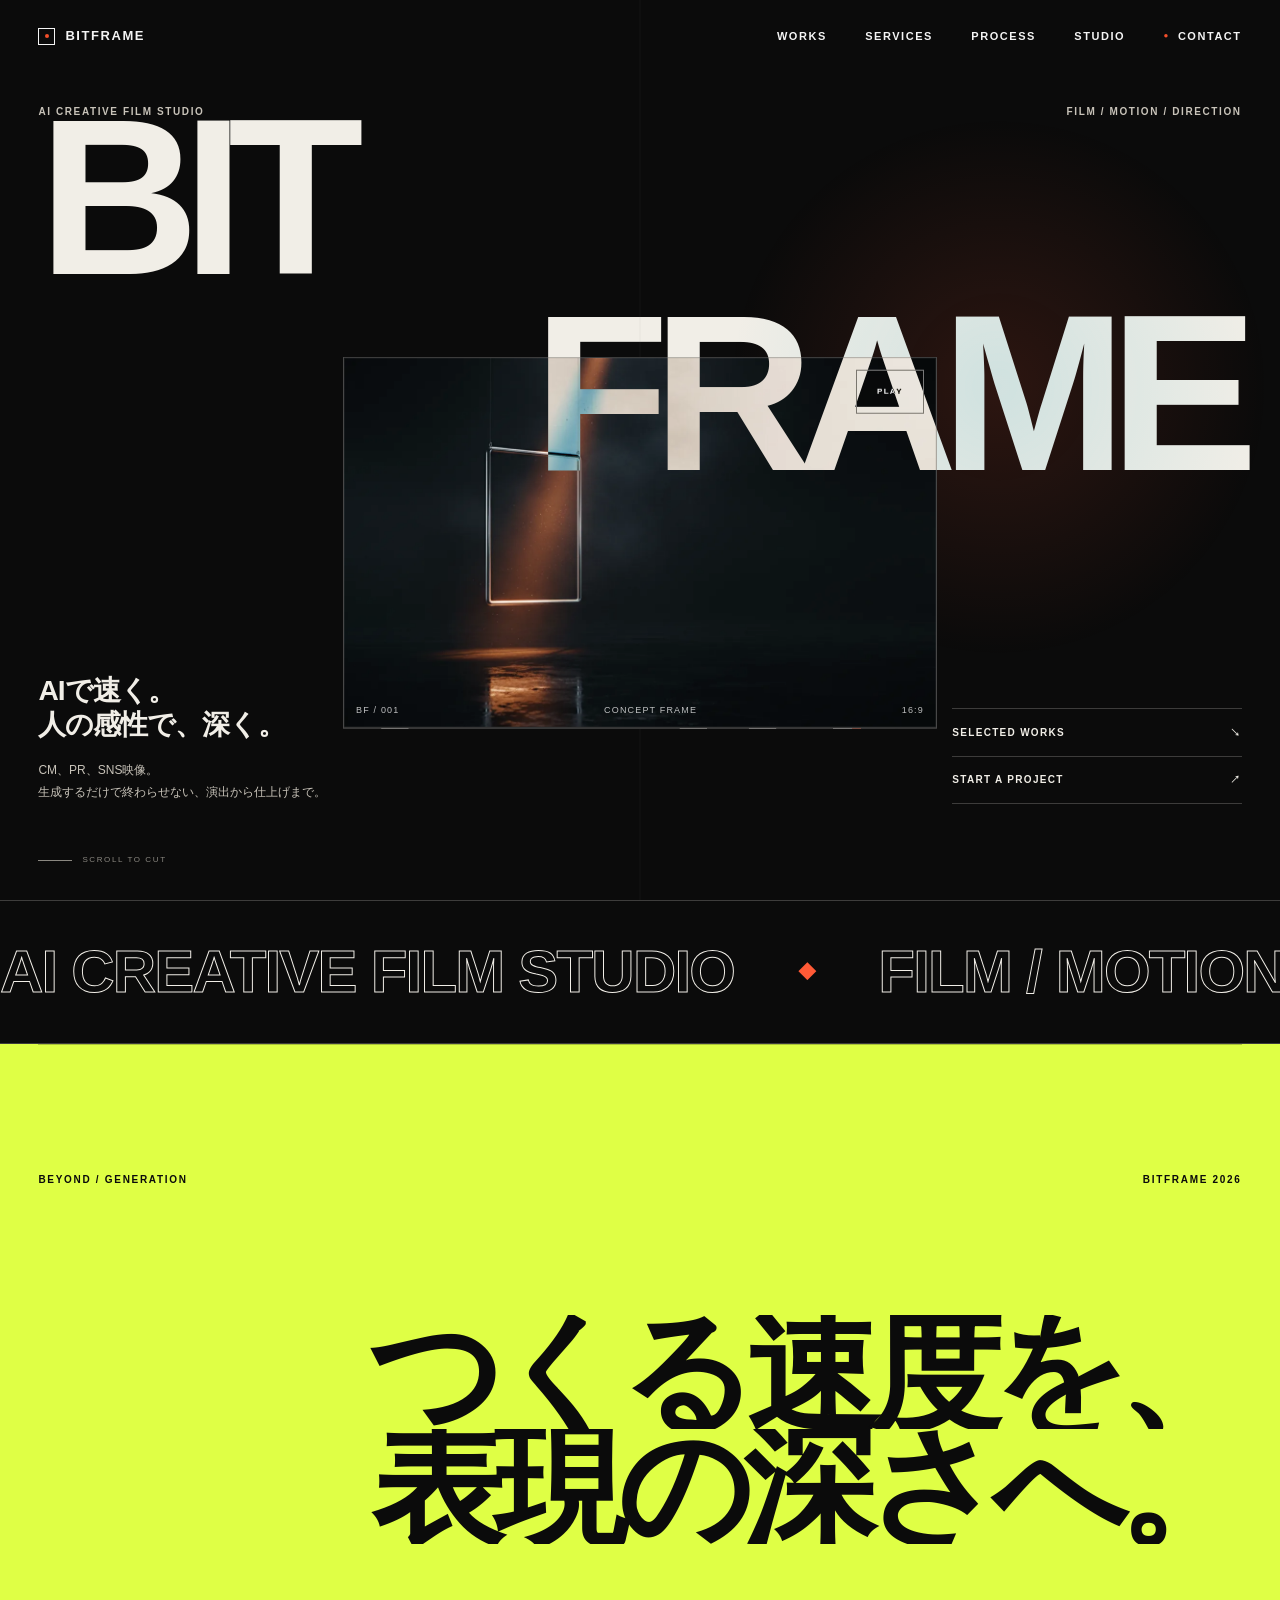
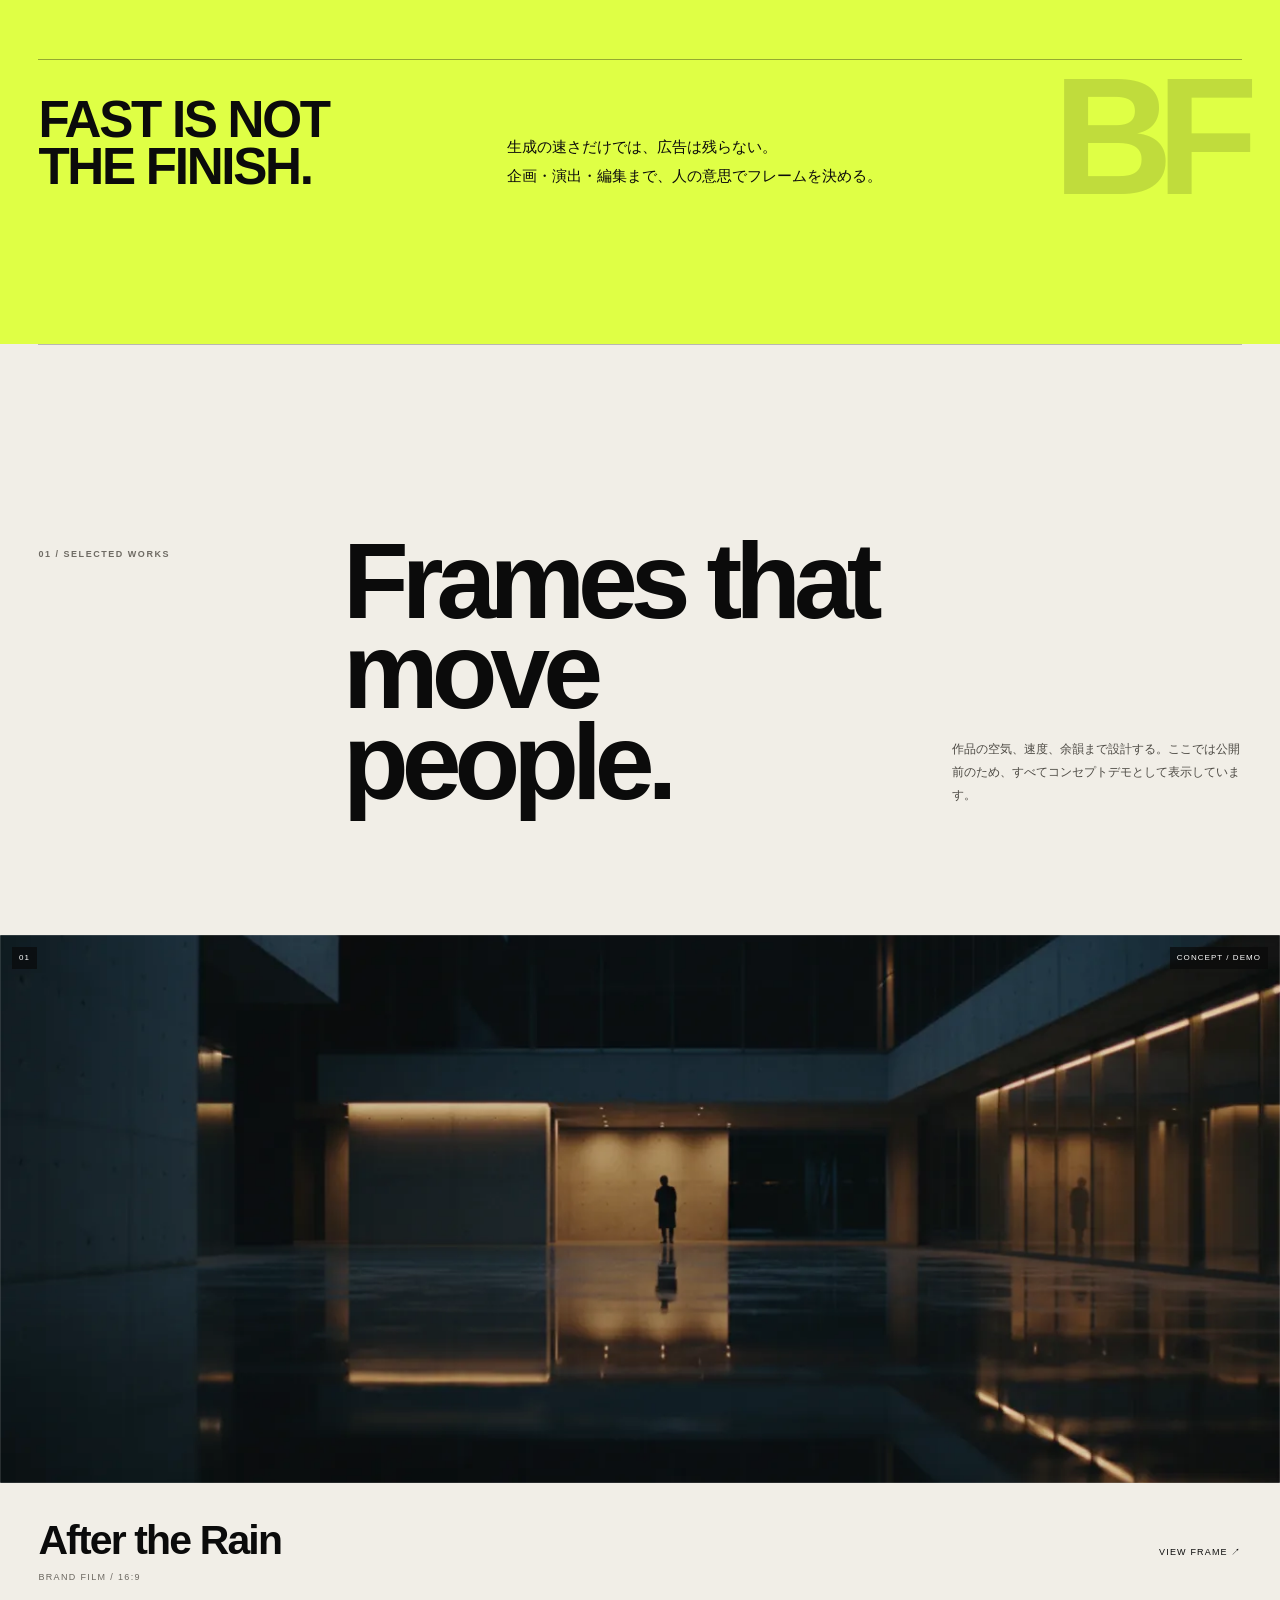
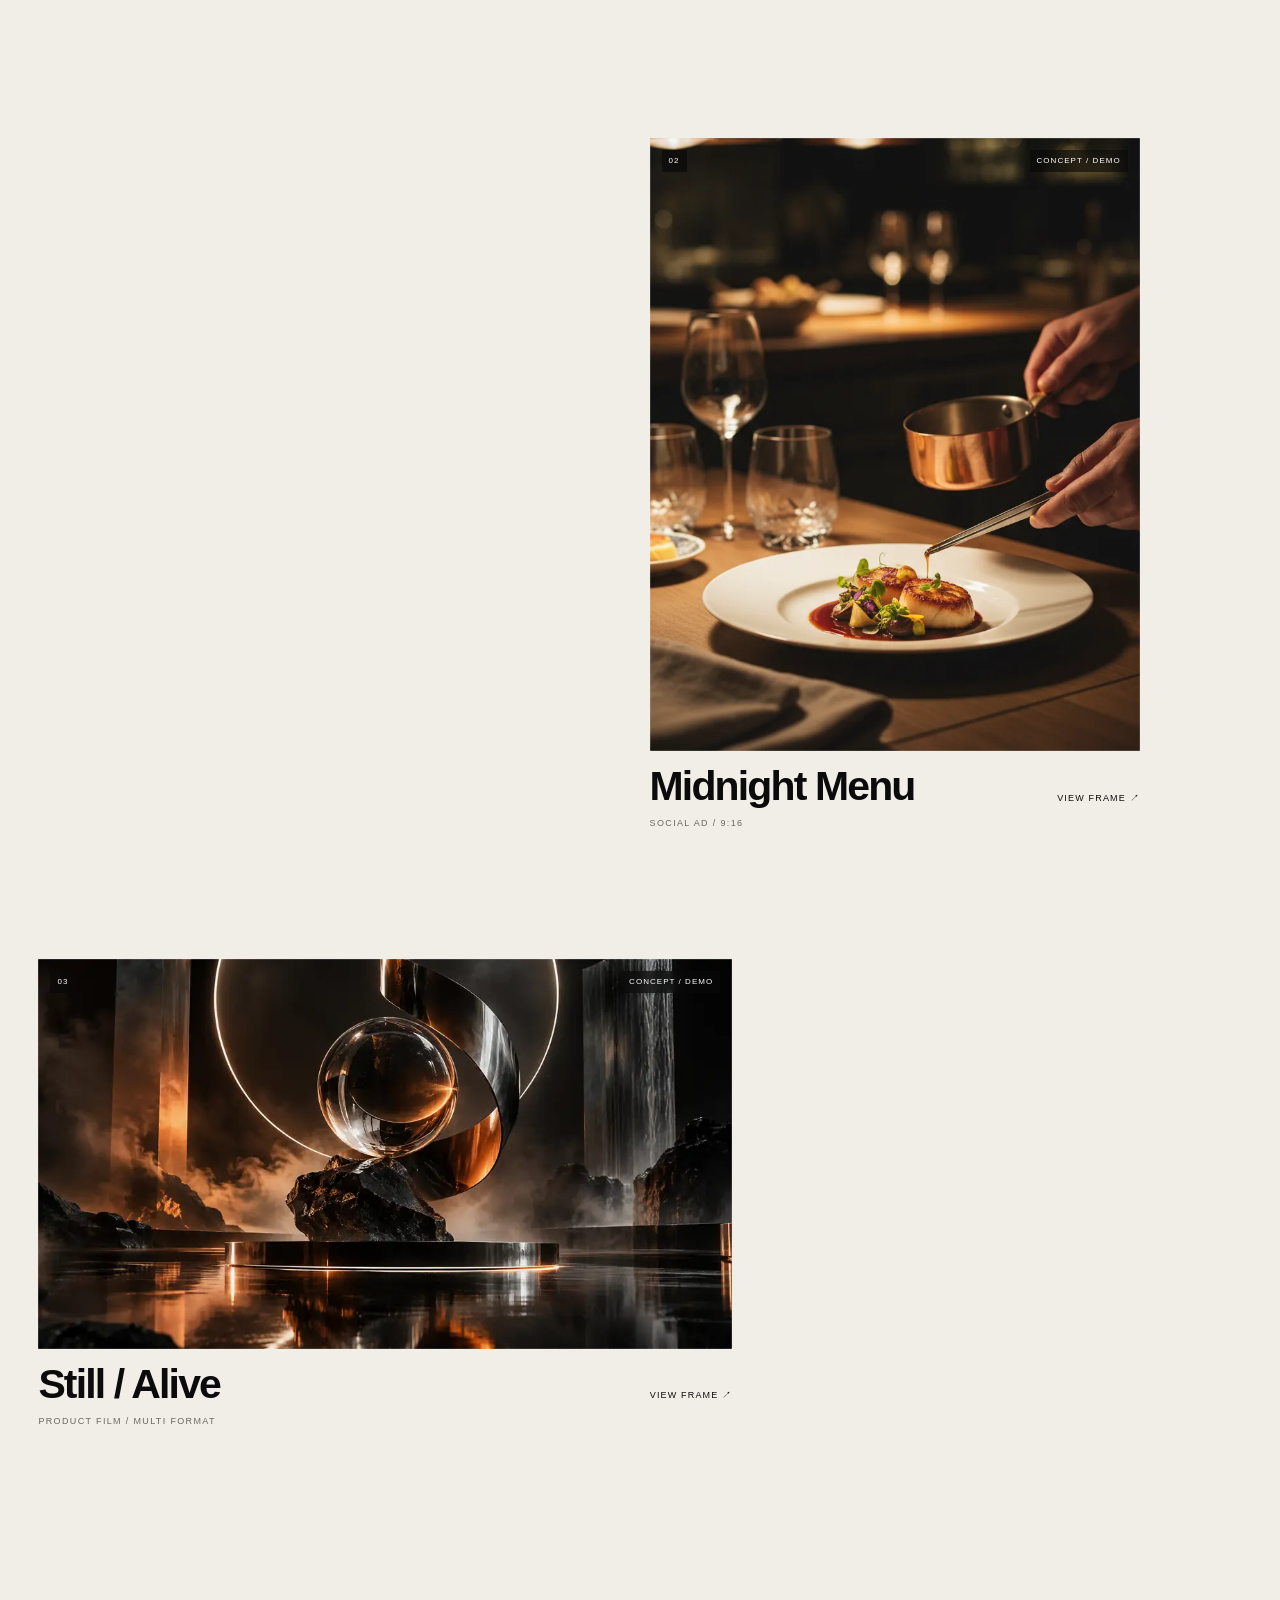
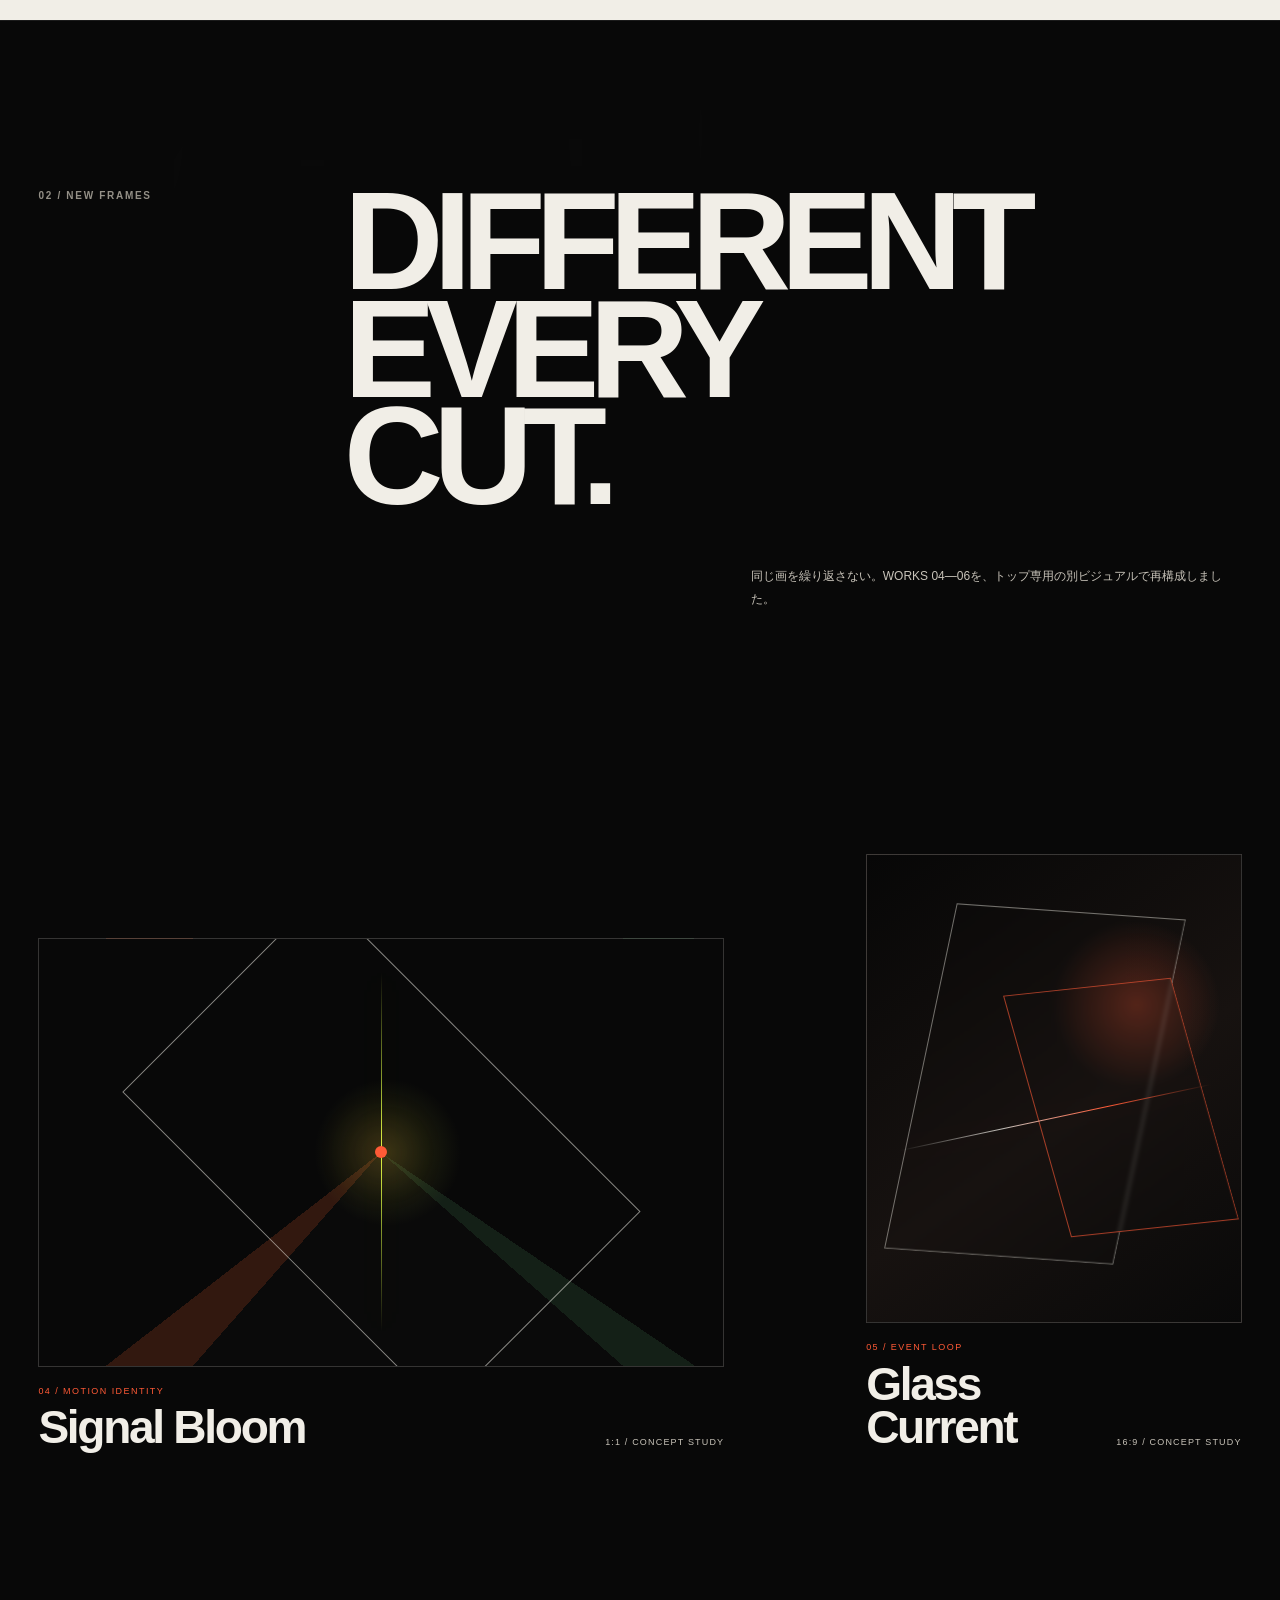
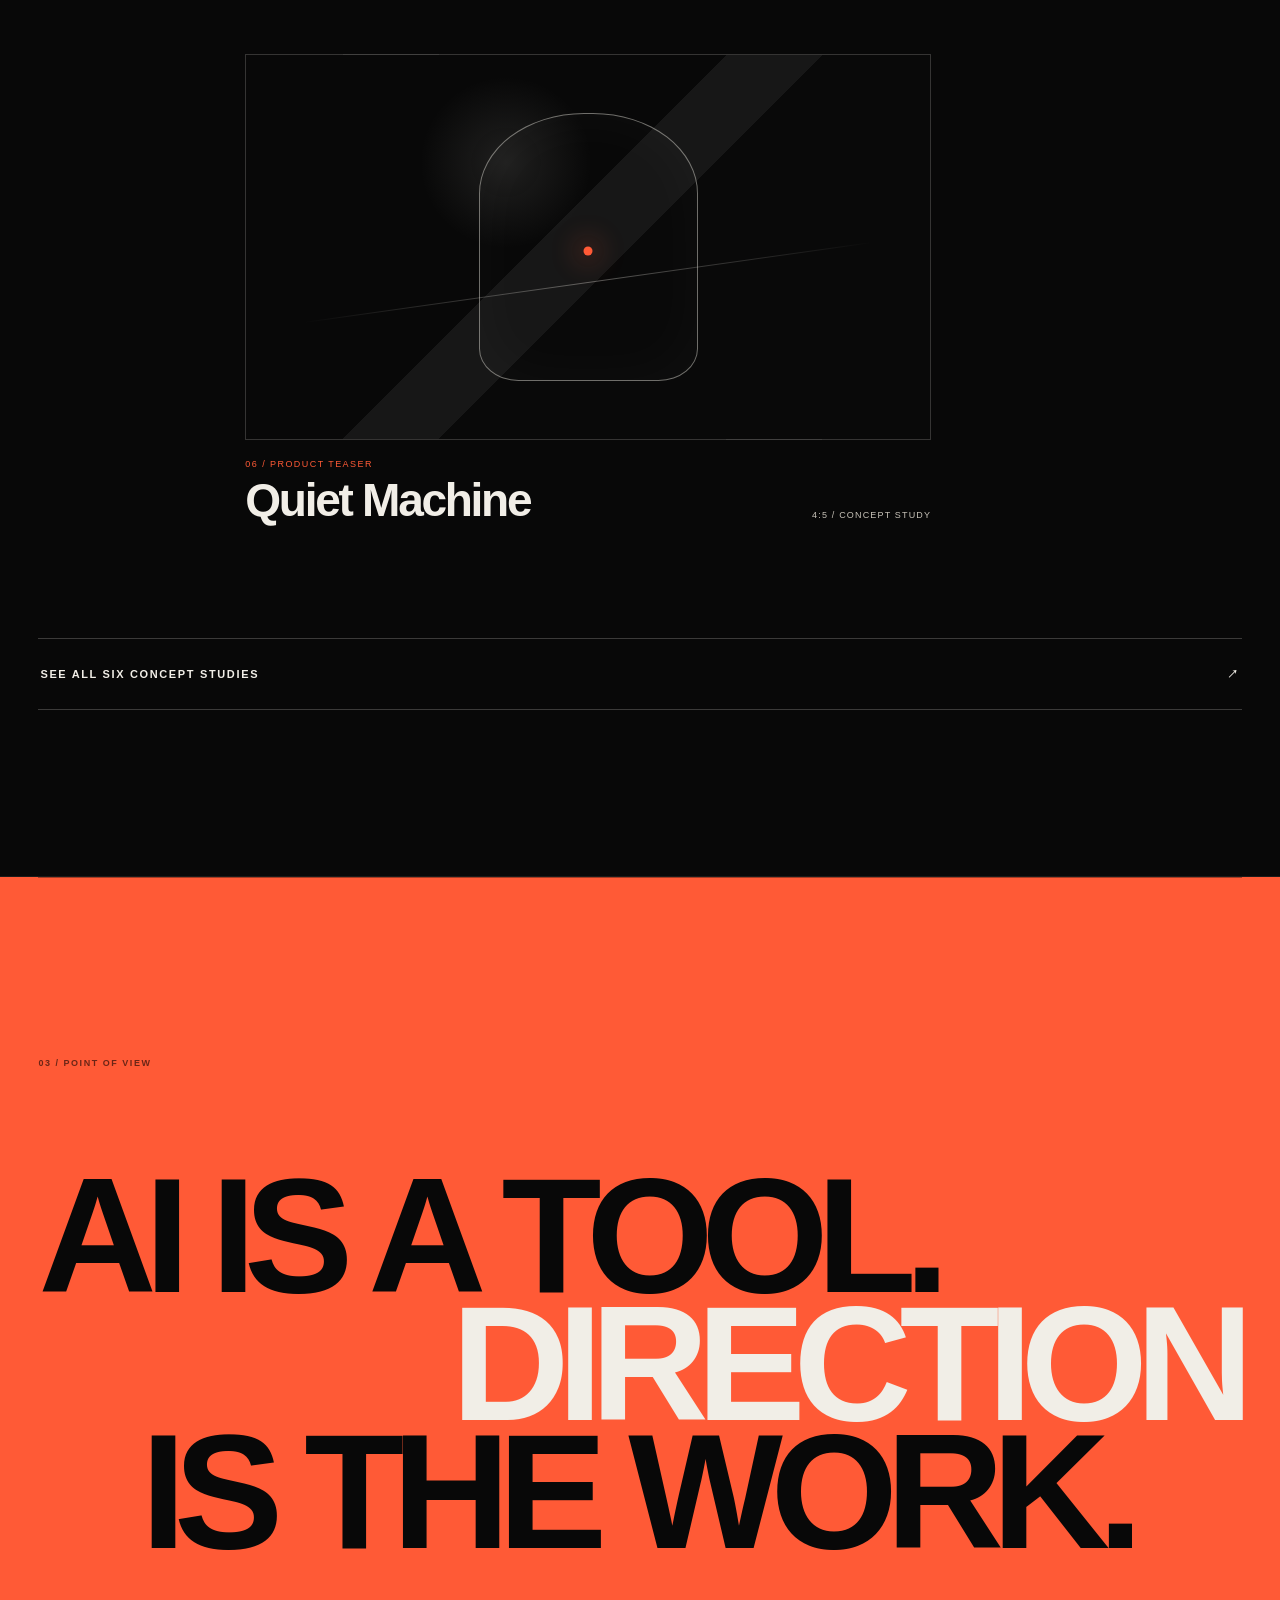
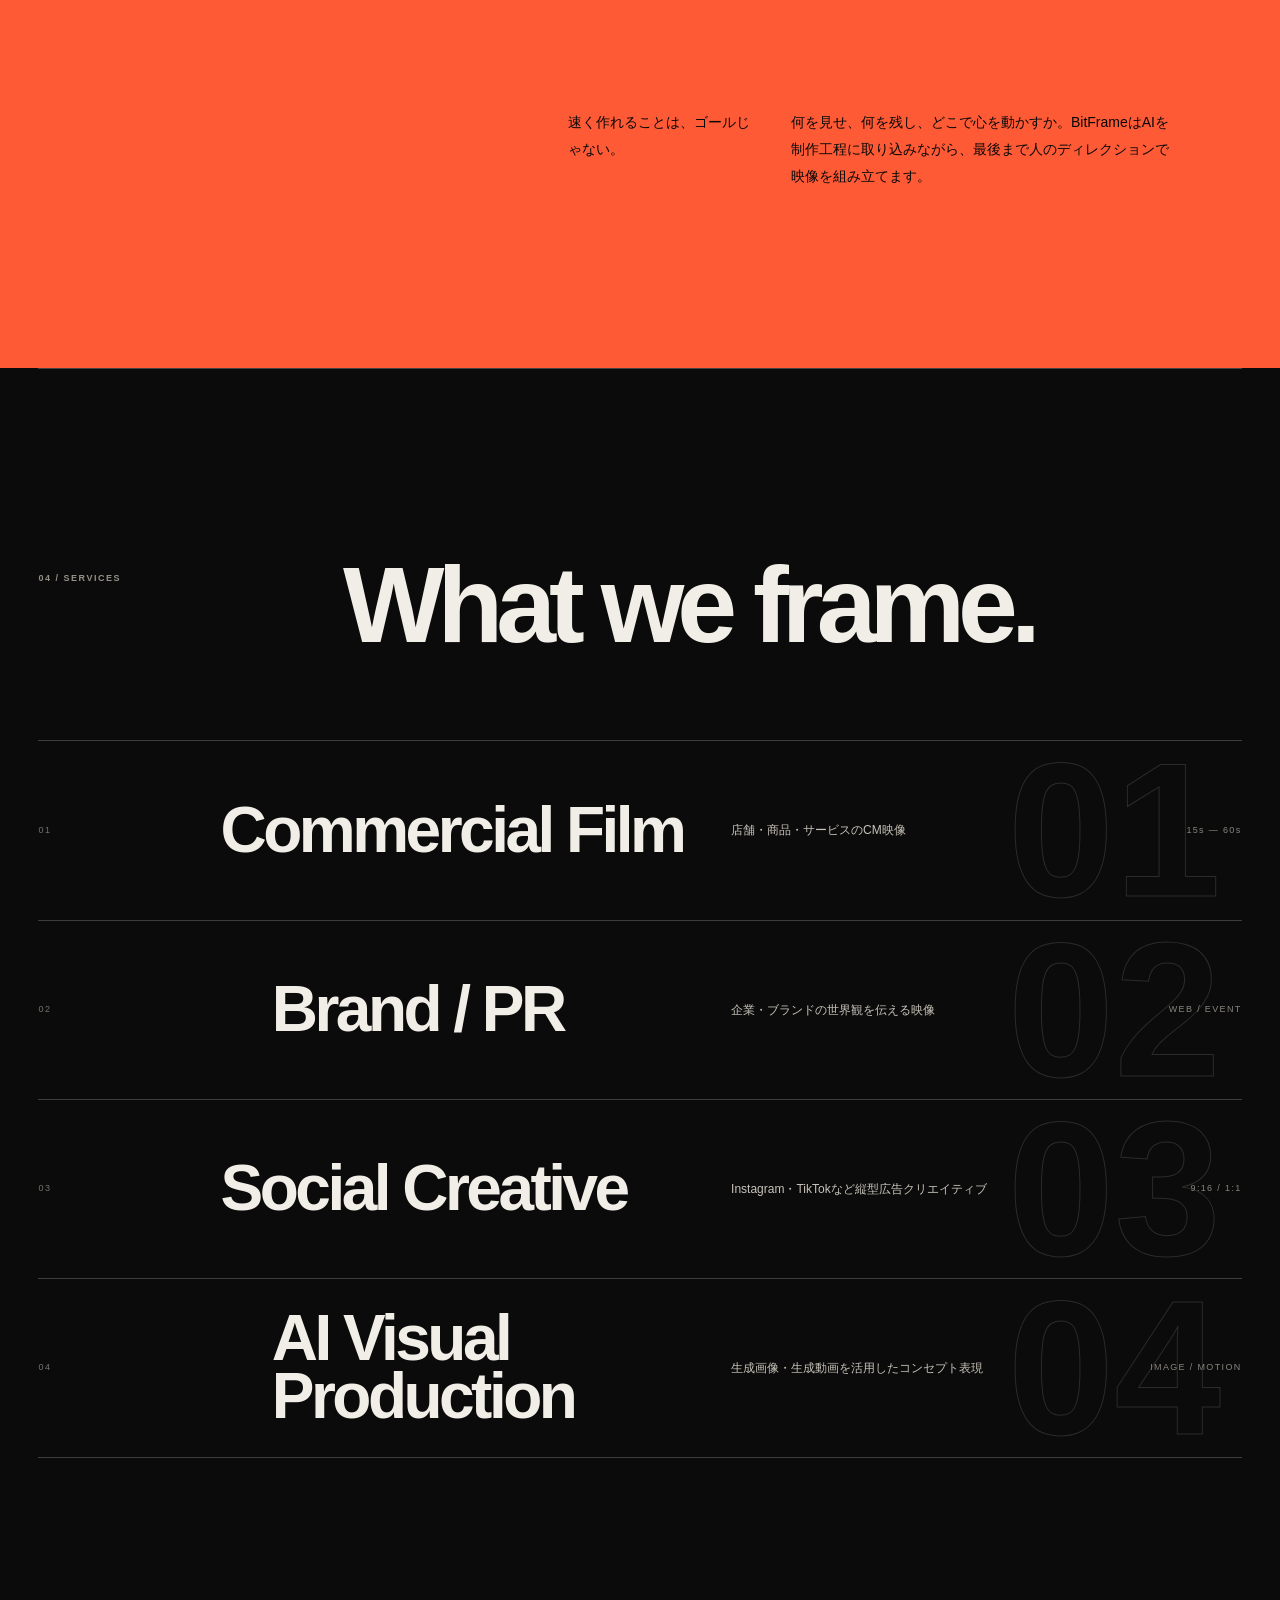
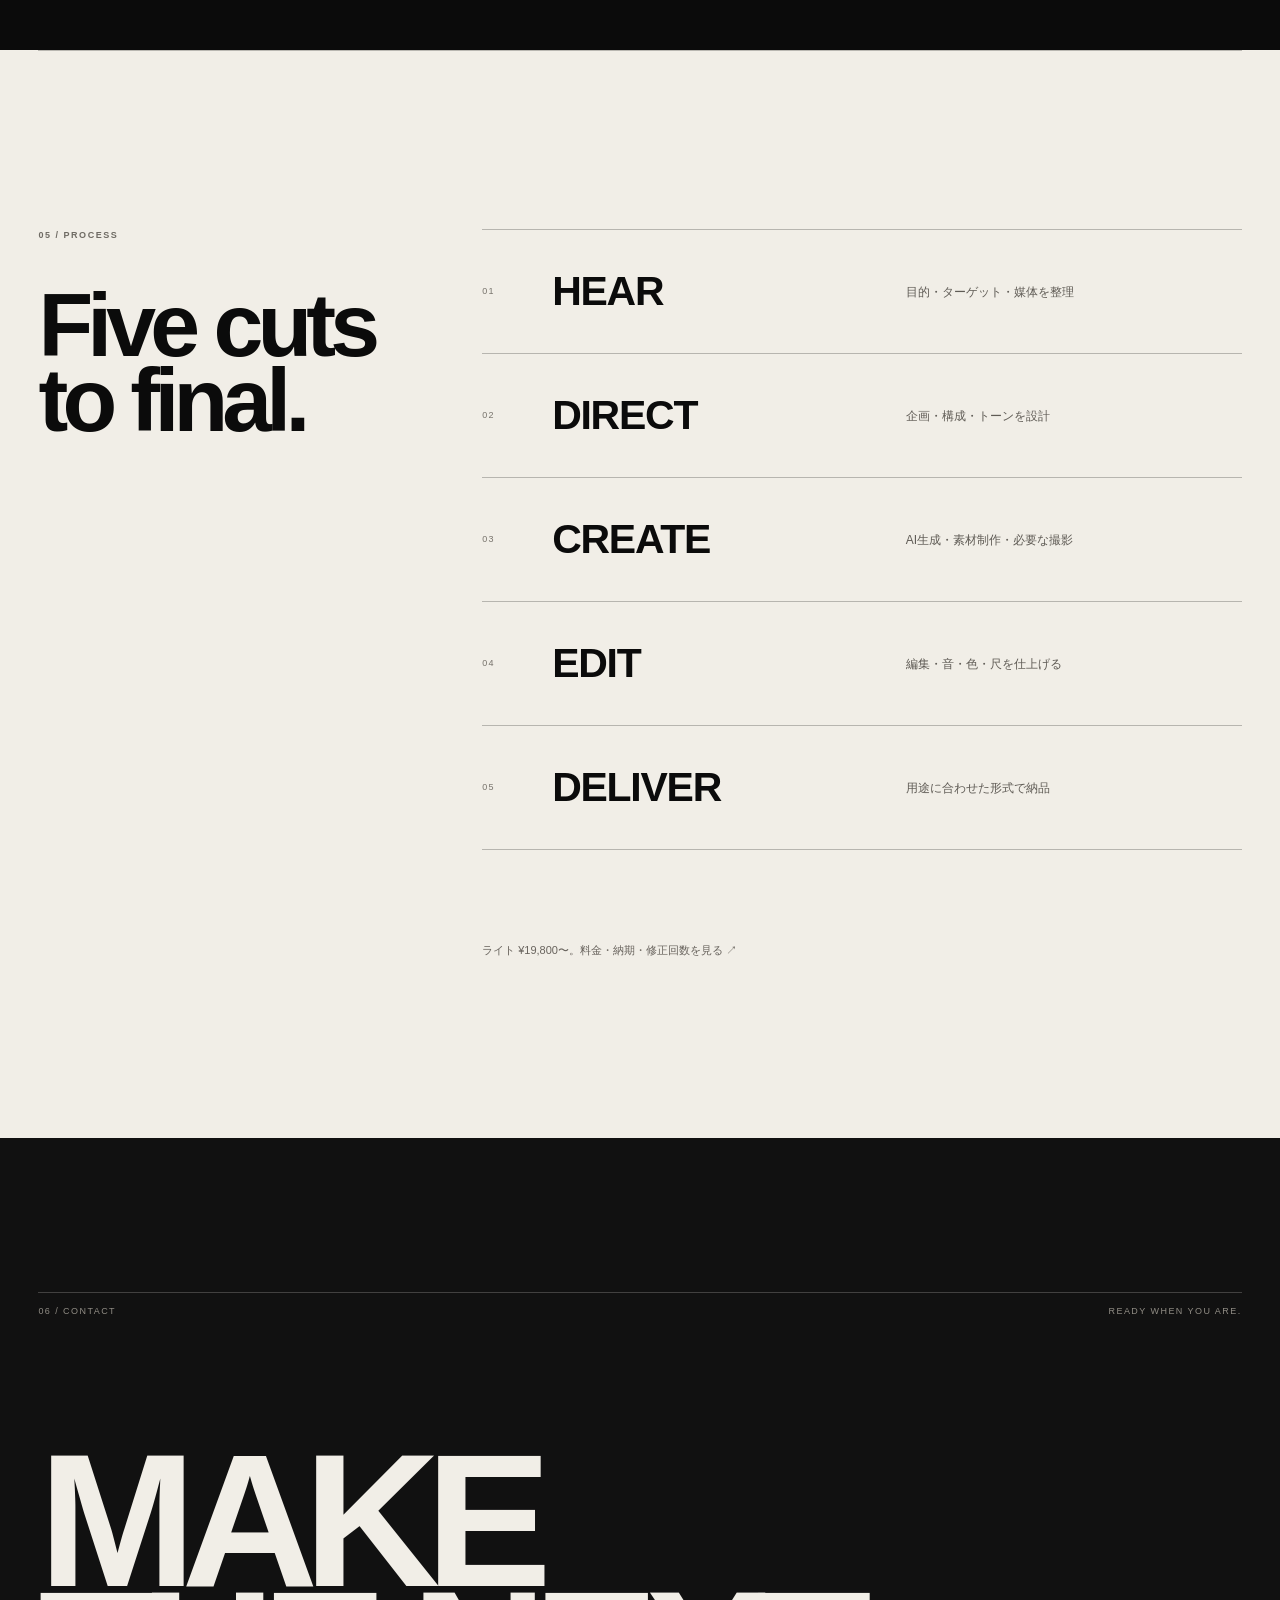
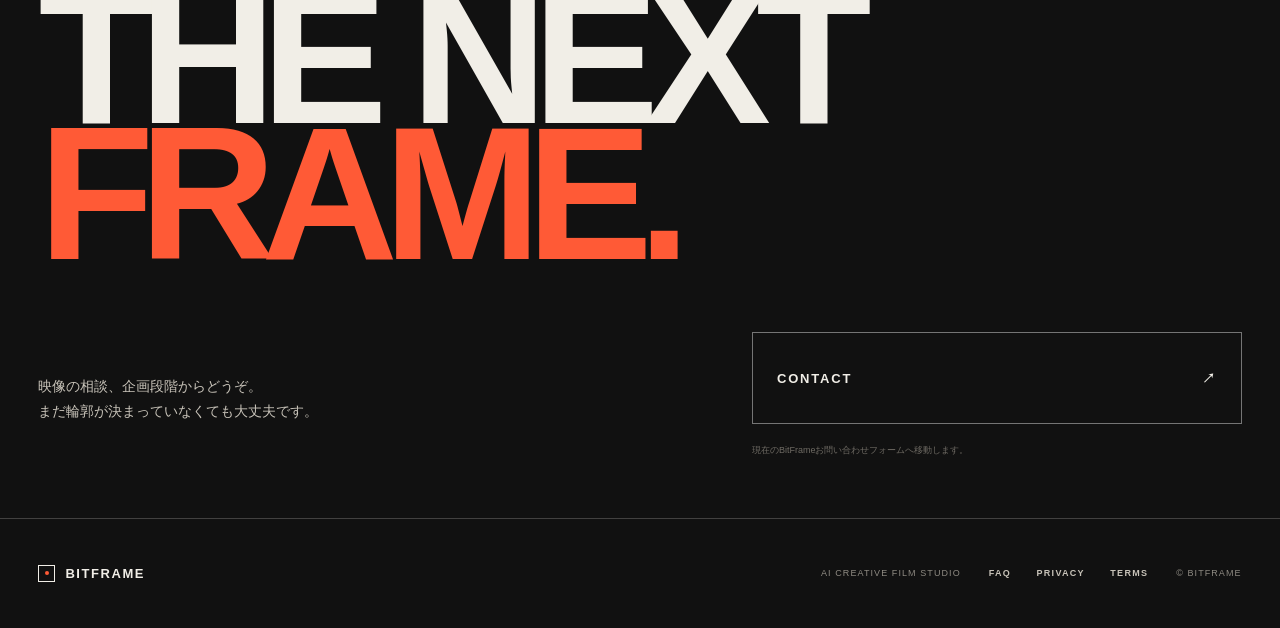
<file: index.html>
<!doctype html>
<html lang="ja">
<head>
<!-- Google tag (gtag.js) -->
<script async src="https://www.googletagmanager.com/gtag/js?id=G-QBKNRDPP3F"></script>
<script>
  window.dataLayer = window.dataLayer || [];
  function gtag(){dataLayer.push(arguments);}
  gtag('js', new Date());
  gtag('config', 'G-QBKNRDPP3F');
</script>

  <meta charset="utf-8">
  <meta name="google-site-verification" content="oymCerkMGKRBvoQBIEdB2mnsCA7BsO6pJuw1HSZwNsw" />
  <meta name="viewport" content="width=device-width,initial-scale=1,viewport-fit=cover">
  <meta name="theme-color" content="#0b0b0b"><link rel="icon" href="assets/favicon.svg" type="image/svg+xml">
  <title>BitFrame | AI Creative Film Studio</title>
  <meta name="description" content="BitFrameは、AIと人のディレクションを組み合わせてCM・PR・SNS向け映像を制作するクリエイティブフィルムスタジオです。">
  <link rel="canonical" href="https://bitframe.rss7.net/">
  <meta property="og:type" content="website">
  <meta property="og:site_name" content="BitFrame">
  <meta property="og:title" content="BitFrame | AI Creative Film Studio">
  <meta property="og:description" content="AIで速く。人の感性で、深く。CM・PR・SNS映像を企画から仕上げまで。">
  <meta property="og:url" content="https://bitframe.rss7.net/">
  <meta property="og:image" content="https://bitframe.rss7.net/assets/media/hero-poster.webp">
  <meta name="twitter:card" content="summary_large_image">
  <meta name="twitter:title" content="BitFrame | AI Creative Film Studio">
  <meta name="twitter:description" content="AIで速く。人の感性で、深く。CM・PR・SNS映像を企画から仕上げまで。">
  <meta name="twitter:image" content="https://bitframe.rss7.net/assets/media/hero-poster.webp">
  <script type="application/ld+json">{"@context":"https://schema.org","@type":"Organization","name":"BitFrame","url":"https://bitframe.rss7.net/","description":"AIと人のディレクションを組み合わせてCM・PR・SNS向け映像を制作するクリエイティブフィルムスタジオ"}</script>
  <link rel="stylesheet" href="assets/site.css">
  <script src="assets/site.js" defer></script>
</head>
<body>
  <a class="skip-link" href="#main">本文へ移動</a>

  <header class="site-header" data-header>
  <a class="brand" href="index.html" aria-label="BitFrame ホーム"><span class="brand-mark" aria-hidden="true"></span><span>BITFRAME</span></a>
  <nav class="desktop-nav" aria-label="メインナビゲーション"><a href="works.html">WORKS</a><a href="service.html">SERVICES</a><a href="flow-price.html">PROCESS</a><a href="studio.html">STUDIO</a><a class="nav-contact" href="contact.html">CONTACT</a></nav>
  <details class="mobile-menu"><summary aria-label="メニューを開く"><span></span><span></span></summary><nav aria-label="モバイルナビゲーション"><a href="works.html">WORKS</a><a href="service.html">SERVICES</a><a href="flow-price.html">PROCESS</a><a href="studio.html">STUDIO</a><a href="contact.html">CONTACT</a></nav></details>
</header>

  <main id="main">
    <section class="hero" id="top" aria-labelledby="hero-title">
      <div class="hero-meta" aria-label="スタジオ情報">
        <span>AI CREATIVE FILM STUDIO</span>
        <span>FILM / MOTION / DIRECTION</span>
      </div>

      <h1 class="hero-title" id="hero-title">
        <span class="hero-word hero-word--bit">BIT</span>
        <span class="hero-word hero-word--frame">FRAME</span>
      </h1>

      <div class="hero-window" role="group" data-depth="18" aria-label="BitFrame コンセプト映像">
        <video class="hero-video" autoplay muted loop playsinline preload="metadata" poster="assets/media/hero-poster.webp" aria-hidden="true">
          <source src="assets/media/hero.mp4" type="video/mp4">
        </video>
        <button class="hero-motion-toggle" type="button" aria-label="映像を一時停止">PAUSE</button>
        <div class="frame-meta">
          <span>BF / 001</span>
          <span>CONCEPT FRAME</span>
          <span>16:9</span>
        </div>
      </div>

      <div class="hero-copy">
        <p class="hero-lead">AIで速く。<br>人の感性で、深く。</p>
        <p class="hero-sub">CM、PR、SNS映像。<br>生成するだけで終わらせない、演出から仕上げまで。</p>
      </div>

      <div class="hero-actions" aria-label="主要リンク">
        <a class="text-link" href="works.html"><span>SELECTED WORKS</span><span aria-hidden="true">↘</span></a>
        <a class="text-link" href="contact.html"><span>START A PROJECT</span><span aria-hidden="true">↗</span></a>
      </div>

      <p class="scroll-note" aria-hidden="true"><span></span>SCROLL TO CUT</p>
    </section>

    <div class="marquee" aria-hidden="true">
      <div class="marquee-track">
        <span class="marquee-item">AI CREATIVE FILM STUDIO</span>
        <span class="marquee-item">FILM / MOTION / DIRECTION</span>
        <span class="marquee-item">DIRECTION IS THE WORK</span>
        <span class="marquee-item">CM ・ PR ・ SNS</span>
        <span class="marquee-item">AI CREATIVE FILM STUDIO</span>
        <span class="marquee-item">FILM / MOTION / DIRECTION</span>
        <span class="marquee-item">DIRECTION IS THE WORK</span>
        <span class="marquee-item">CM ・ PR ・ SNS</span>
      </div>
    </div>

    <section class="editorial-statement" aria-labelledby="statement-title" data-cut>
      <div class="statement-kicker"><span>BEYOND / GENERATION</span><span>BITFRAME 2026</span></div>
      <h2 id="statement-title" class="flowing-statement" aria-label="つくる速度を、表現の深さへ。"><span class="flow-line"><span class="flow-text">つくる速度を、</span></span><span class="flow-line flow-line--second"><span class="flow-text">表現の深さへ。</span></span></h2>
      <div class="statement-grid">
        <p class="statement-en">FAST IS NOT<br>THE FINISH.</p>
        <p class="statement-jp">生成の速さだけでは、広告は残らない。<br>企画・演出・編集まで、人の意思でフレームを決める。</p>
        <span class="statement-mark" aria-hidden="true">BF</span>
      </div>
    </section>

    <section class="works section-shell" id="works" aria-labelledby="works-title" data-cut>
      <header class="section-head">
        <p class="eyebrow">01 / SELECTED WORKS</p>
        <h2 id="works-title">Frames that<br>move people.</h2>
        <p class="section-intro">作品の空気、速度、余韻まで設計する。ここでは公開前のため、すべてコンセプトデモとして表示しています。</p>
      </header>

      <article class="work work--wide work-feature" data-reveal>
        <a class="work-link" href="contact.html" aria-label="Concept Film 01 の相談をする">
          <div class="work-media work-media--01" data-tilt>
            <img src="assets/media/work-01.webp" alt="" loading="lazy" decoding="async">
            <span class="work-index">01</span>
            <span class="work-state">CONCEPT / DEMO</span>
          </div>
          <div class="work-copy">
            <h3>After the Rain</h3>
            <p>BRAND FILM / 16:9</p>
            <span aria-hidden="true">VIEW FRAME ↗</span>
          </div>
        </a>
      </article>

      <div class="works-list">
        <article class="work work--portrait" data-reveal>
          <a class="work-link" href="contact.html" aria-label="Concept Film 02 の相談をする">
            <div class="work-media work-media--02" data-tilt>
              <img src="assets/media/work-02.webp" alt="" loading="lazy" decoding="async">
              <span class="work-index">02</span>
              <span class="work-state">CONCEPT / DEMO</span>
            </div>
            <div class="work-copy">
              <h3>Midnight Menu</h3>
              <p>SOCIAL AD / 9:16</p>
              <span aria-hidden="true">VIEW FRAME ↗</span>
            </div>
          </a>
        </article>

        <article class="work work--offset" data-reveal>
          <a class="work-link" href="contact.html" aria-label="Concept Film 03 の相談をする">
            <div class="work-media work-media--03" data-tilt>
              <img src="assets/media/work-03-orb.webp" alt="" loading="lazy" decoding="async">
              <span class="work-index">03</span>
              <span class="work-state">CONCEPT / DEMO</span>
            </div>
            <div class="work-copy">
              <h3>Still / Alive</h3>
              <p>PRODUCT FILM / MULTI FORMAT</p>
              <span aria-hidden="true">VIEW FRAME ↗</span>
            </div>
          </a>
        </article>
      </div>
    </section>

    <section class="frame-lab" aria-labelledby="frame-lab-title" data-cut>
      <header class="frame-lab-head">
        <p class="eyebrow">02 / NEW FRAMES</p>
        <h2 id="frame-lab-title">Different<br>every cut.</h2>
        <p>同じ画を繰り返さない。WORKS 04—06を、トップ専用の別ビジュアルで再構成しました。</p>
      </header>

      <div class="frame-lab-grid">
        <a class="lab-frame lab-frame--signal" href="works.html" data-reveal aria-label="Signal Bloom をWORKSで見る">
          <div class="lab-art lab-art--signal" aria-hidden="true">
            <span class="lab-signal-diamond"></span>
            <span class="lab-signal-axis"></span>
            <span class="lab-signal-core"></span>
          </div>
          <div class="lab-caption">
            <span>04 / MOTION IDENTITY</span>
            <strong>Signal Bloom</strong>
            <em>1:1 / CONCEPT STUDY</em>
          </div>
        </a>

        <a class="lab-frame lab-frame--glass" href="works.html" data-reveal aria-label="Glass Current をWORKSで見る">
          <div class="lab-art lab-art--glass" aria-hidden="true">
            <span class="lab-glass-plane lab-glass-plane--a"></span>
            <span class="lab-glass-plane lab-glass-plane--b"></span>
            <span class="lab-glass-ray"></span>
          </div>
          <div class="lab-caption">
            <span>05 / EVENT LOOP</span>
            <strong>Glass Current</strong>
            <em>16:9 / CONCEPT STUDY</em>
          </div>
        </a>

        <a class="lab-frame lab-frame--machine" href="works.html" data-reveal aria-label="Quiet Machine をWORKSで見る">
          <div class="lab-art lab-art--machine" aria-hidden="true">
            <span class="lab-machine-shell"></span>
            <span class="lab-machine-line"></span>
            <span class="lab-machine-core"></span>
          </div>
          <div class="lab-caption">
            <span>06 / PRODUCT TEASER</span>
            <strong>Quiet Machine</strong>
            <em>4:5 / CONCEPT STUDY</em>
          </div>
        </a>
      </div>

      <a class="frame-lab-more" href="works.html"><span>SEE ALL SIX CONCEPT STUDIES</span><span aria-hidden="true">↗</span></a>
    </section>

    <section class="manifesto" aria-labelledby="manifesto-title">
      <div class="manifesto-rule" aria-hidden="true"></div>
      <p class="eyebrow">03 / POINT OF VIEW</p>
      <h2 id="manifesto-title">
        <span>AI IS A TOOL.</span>
        <span class="manifesto-accent">DIRECTION</span>
        <span>IS THE WORK.</span>
      </h2>
      <div class="manifesto-copy">
        <p>速く作れることは、ゴールじゃない。</p>
        <p>何を見せ、何を残し、どこで心を動かすか。BitFrameはAIを制作工程に取り込みながら、最後まで人のディレクションで映像を組み立てます。</p>
      </div>
    </section>

    <section class="services section-shell" id="services" aria-labelledby="services-title" data-cut>
      <header class="section-head section-head--compact">
        <p class="eyebrow">04 / SERVICES</p>
        <h2 id="services-title">What we frame.</h2>
      </header>
      <div class="service-lines">
        <article class="service-line" data-reveal>
          <p class="service-no">01</p>
          <h3>Commercial Film</h3>
          <p>店舗・商品・サービスのCM映像</p>
          <span>15s — 60s</span>
        </article>
        <article class="service-line service-line--indent" data-reveal>
          <p class="service-no">02</p>
          <h3>Brand / PR</h3>
          <p>企業・ブランドの世界観を伝える映像</p>
          <span>WEB / EVENT</span>
        </article>
        <article class="service-line" data-reveal>
          <p class="service-no">03</p>
          <h3>Social Creative</h3>
          <p>Instagram・TikTokなど縦型広告クリエイティブ</p>
          <span>9:16 / 1:1</span>
        </article>
        <article class="service-line service-line--indent" data-reveal>
          <p class="service-no">04</p>
          <h3>AI Visual Production</h3>
          <p>生成画像・生成動画を活用したコンセプト表現</p>
          <span>IMAGE / MOTION</span>
        </article>
      </div>
    </section>

    <section class="process" id="process" aria-labelledby="process-title" data-cut>
      <div class="process-heading">
        <p class="eyebrow">05 / PROCESS</p>
        <h2 id="process-title">Five cuts<br>to final.</h2>
      </div>
      <ol class="process-list">
        <li><span>01</span><strong>HEAR</strong><p>目的・ターゲット・媒体を整理</p></li>
        <li><span>02</span><strong>DIRECT</strong><p>企画・構成・トーンを設計</p></li>
        <li><span>03</span><strong>CREATE</strong><p>AI生成・素材制作・必要な撮影</p></li>
        <li><span>04</span><strong>EDIT</strong><p>編集・音・色・尺を仕上げる</p></li>
        <li><span>05</span><strong>DELIVER</strong><p>用途に合わせた形式で納品</p></li>
      </ol>
      <p class="price-note"><a href="flow-price.html">ライト ¥19,800〜。料金・納期・修正回数を見る ↗</a></p>
    </section>

    <section class="contact" id="contact" aria-labelledby="contact-title">
      <div class="contact-topline"><span>06 / CONTACT</span><span>READY WHEN YOU ARE.</span></div>
      <h2 id="contact-title">MAKE<br>THE NEXT<br><em>FRAME.</em></h2>
      <p>映像の相談、企画段階からどうぞ。<br>まだ輪郭が決まっていなくても大丈夫です。</p>
      <a class="contact-button" href="https://bitframe.rss7.net/%E3%81%8A%E5%95%8F%E3%81%84%E5%90%88%E3%82%8F%E3%81%9B/" aria-label="BitFrame お問い合わせフォームへ">
        <span>CONTACT</span><span aria-hidden="true">↗</span>
      </a>
      <p class="contact-note">現在のBitFrameお問い合わせフォームへ移動します。</p>
    </section>
  </main>

  <footer class="site-footer">
  <a class="brand brand--footer" href="index.html"><span class="brand-mark" aria-hidden="true"></span><span>BITFRAME</span></a>
  <p class="footer-tagline">AI CREATIVE FILM STUDIO</p>
  <nav class="footer-nav" aria-label="フッターナビゲーション"><a href="faq.html">FAQ</a><a href="privacy.html">PRIVACY</a><a href="terms.html">TERMS</a></nav>
  <p class="footer-copy">© BITFRAME</p>
</footer>
</body>
</html>
</file>
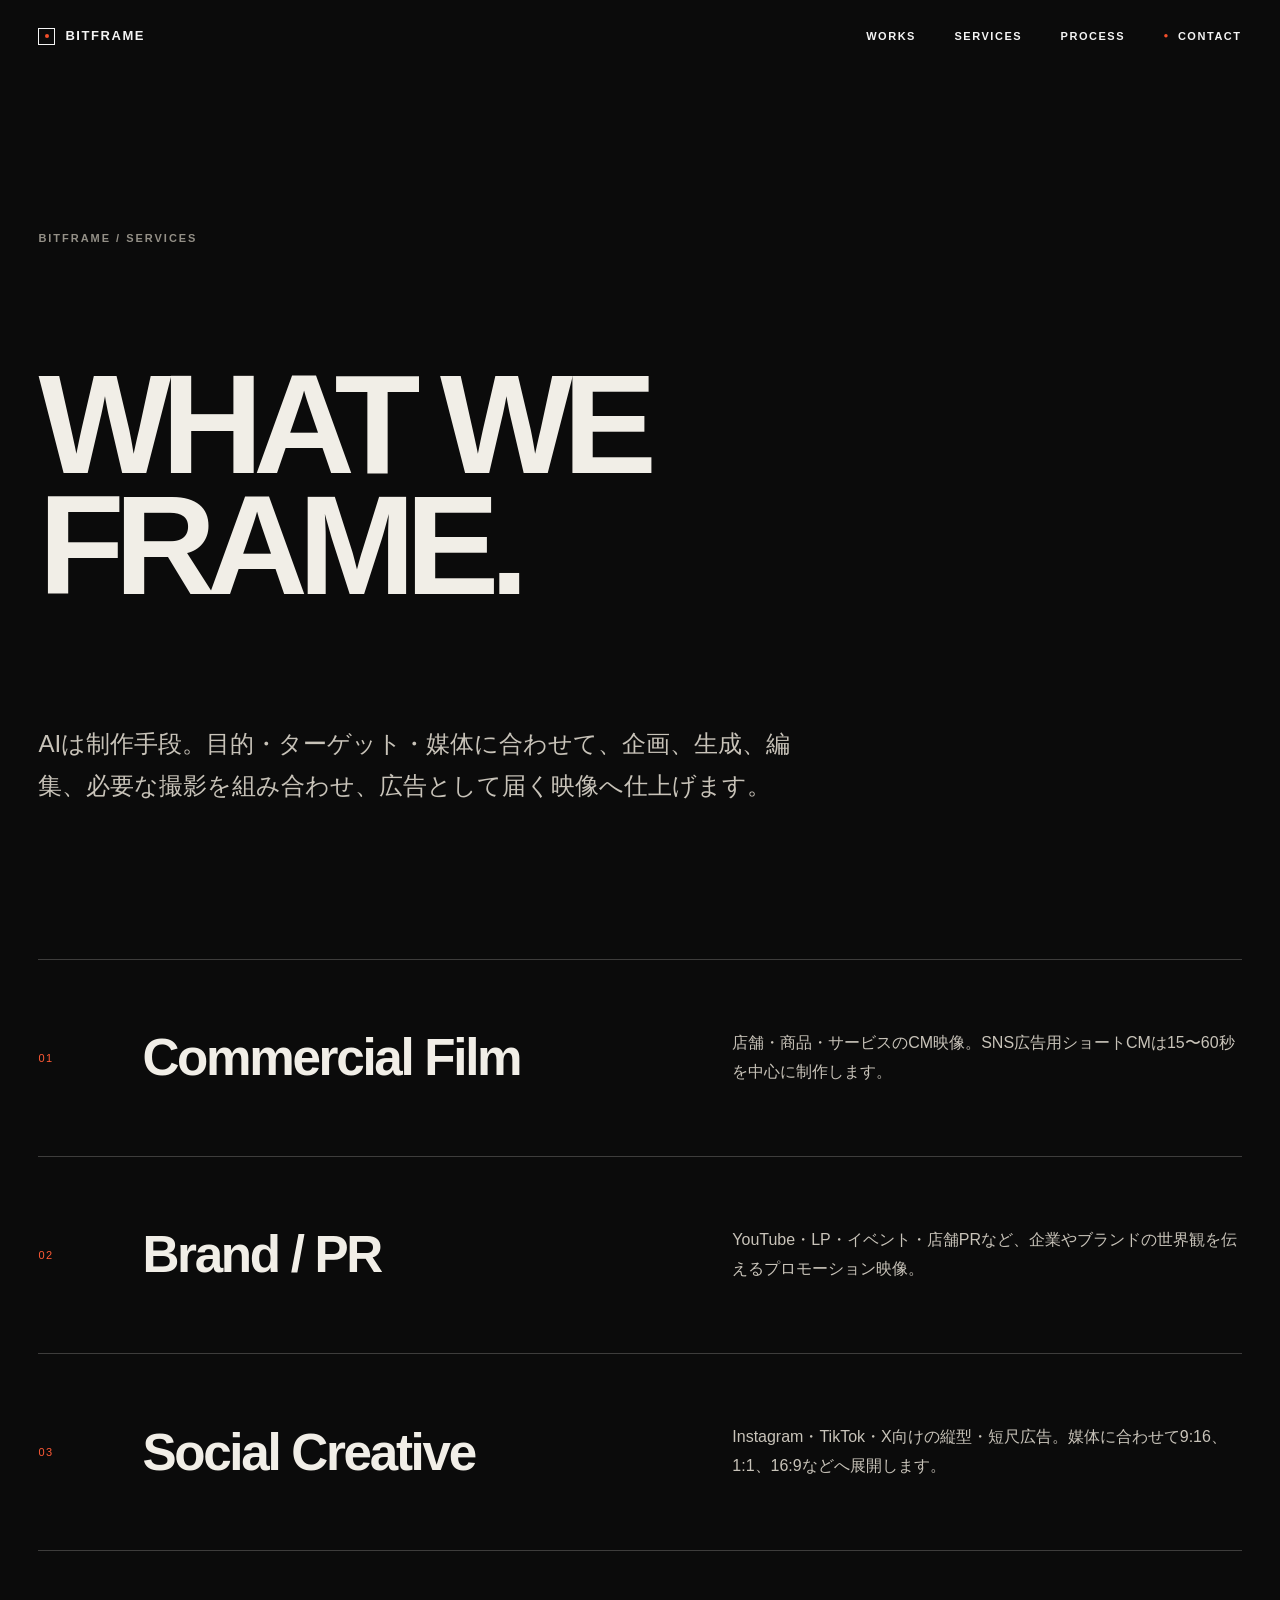
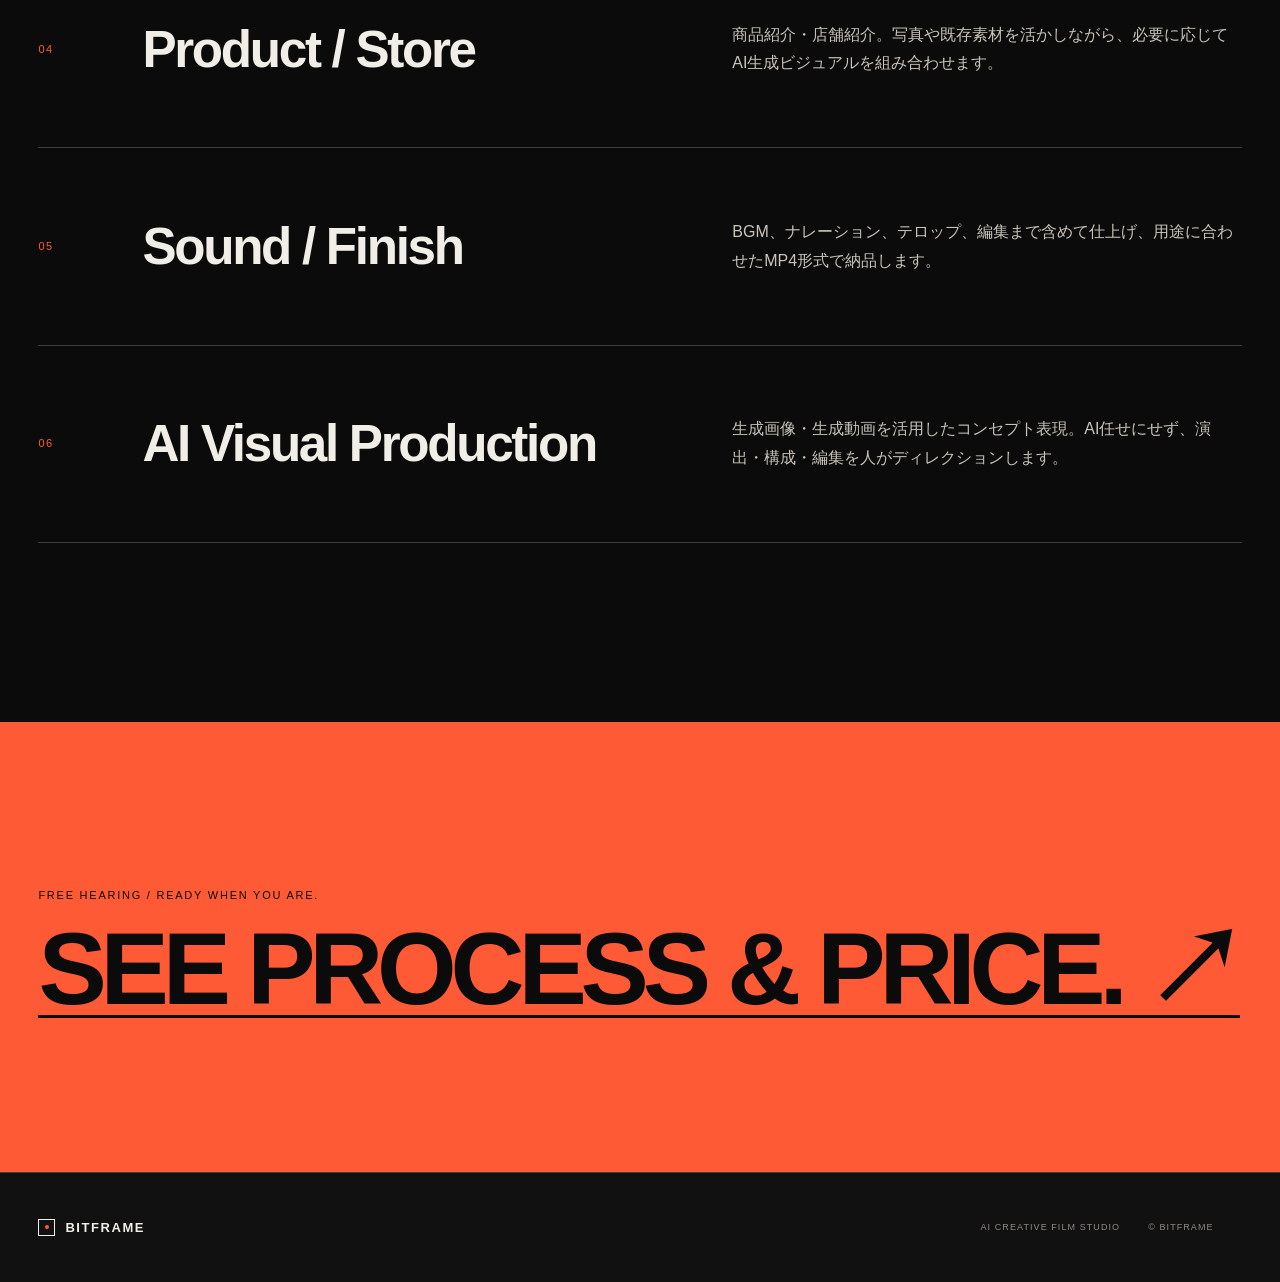
<file: service/index.html>
<!doctype html><html lang="ja"><head><meta charset="utf-8"><meta name="viewport" content="width=device-width,initial-scale=1,viewport-fit=cover"><meta name="theme-color" content="#0b0b0b"><base href="/"><link rel="icon" href="assets/favicon.svg" type="image/svg+xml"><title>SERVICES | BitFrame</title><meta name="description" content="BitFrameのAI動画制作サービス。SNS広告用15〜60秒CM、YouTube・LP用プロモーション、商品・店舗紹介、ナレーション・BGM付き仕上げに対応。"><link rel="canonical" href="https://bitframe.rss7.net/service.html"><link rel="stylesheet" href="assets/site.css"><link rel="stylesheet" href="assets/subpage.css"><script src="assets/site.js" defer></script></head><body><a class="skip-link" href="#main">本文へ移動</a><header class="site-header"><a class="brand" href="index.html"><span class="brand-mark" aria-hidden="true"></span><span>BITFRAME</span></a><nav class="desktop-nav" aria-label="メインナビゲーション"><a href="works.html">WORKS</a><a href="service.html">SERVICES</a><a href="flow-price.html">PROCESS</a><a class="nav-contact" href="contact.html">CONTACT</a></nav><details class="mobile-menu"><summary aria-label="メニューを開く"><span></span><span></span></summary><nav><a href="works.html">WORKS</a><a href="service.html">SERVICES</a><a href="flow-price.html">PROCESS</a><a href="contact.html">CONTACT</a></nav></details></header><main id="main" class="sub-main"><section class="sub-hero"><p class="eyebrow">BITFRAME / SERVICES</p><h1>What we frame.</h1><p>AIは制作手段。目的・ターゲット・媒体に合わせて、企画、生成、編集、必要な撮影を組み合わせ、広告として届く映像へ仕上げます。</p></section><section class="sub-content"><div class="sub-list"><article><span>01</span><h2>Commercial Film</h2><p>店舗・商品・サービスのCM映像。SNS広告用ショートCMは15〜60秒を中心に制作します。</p></article><article><span>02</span><h2>Brand / PR</h2><p>YouTube・LP・イベント・店舗PRなど、企業やブランドの世界観を伝えるプロモーション映像。</p></article><article><span>03</span><h2>Social Creative</h2><p>Instagram・TikTok・X向けの縦型・短尺広告。媒体に合わせて9:16、1:1、16:9などへ展開します。</p></article><article><span>04</span><h2>Product / Store</h2><p>商品紹介・店舗紹介。写真や既存素材を活かしながら、必要に応じてAI生成ビジュアルを組み合わせます。</p></article><article><span>05</span><h2>Sound / Finish</h2><p>BGM、ナレーション、テロップ、編集まで含めて仕上げ、用途に合わせたMP4形式で納品します。</p></article><article><span>06</span><h2>AI Visual Production</h2><p>生成画像・生成動画を活用したコンセプト表現。AI任せにせず、演出・構成・編集を人がディレクションします。</p></article></div></section><section class="sub-cta"><p>FREE HEARING / READY WHEN YOU ARE.</p><a href="flow-price.html">SEE PROCESS &amp; PRICE. <span aria-hidden="true">↗</span></a></section></main><footer class="site-footer"><a class="brand brand--footer" href="index.html"><span class="brand-mark" aria-hidden="true"></span><span>BITFRAME</span></a><p>AI CREATIVE FILM STUDIO</p><p>© BITFRAME</p></footer></body></html>
</file>
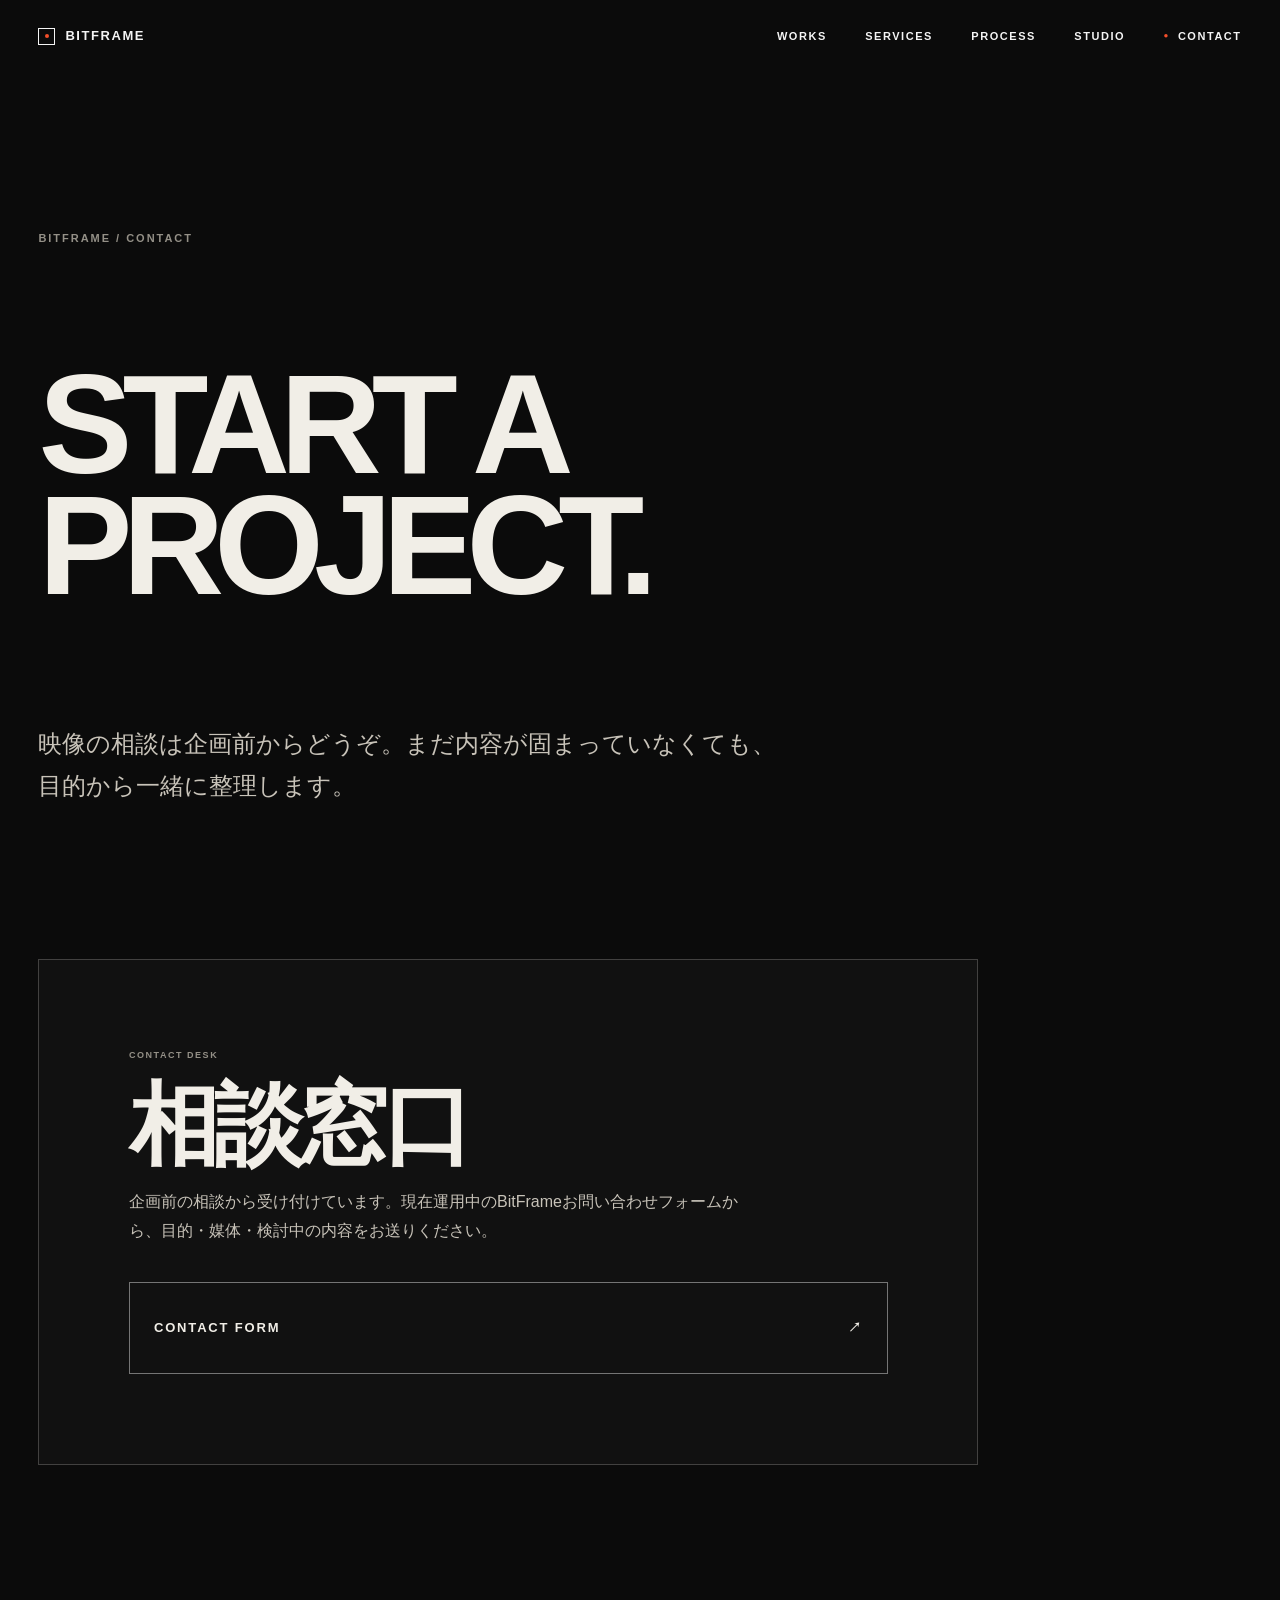
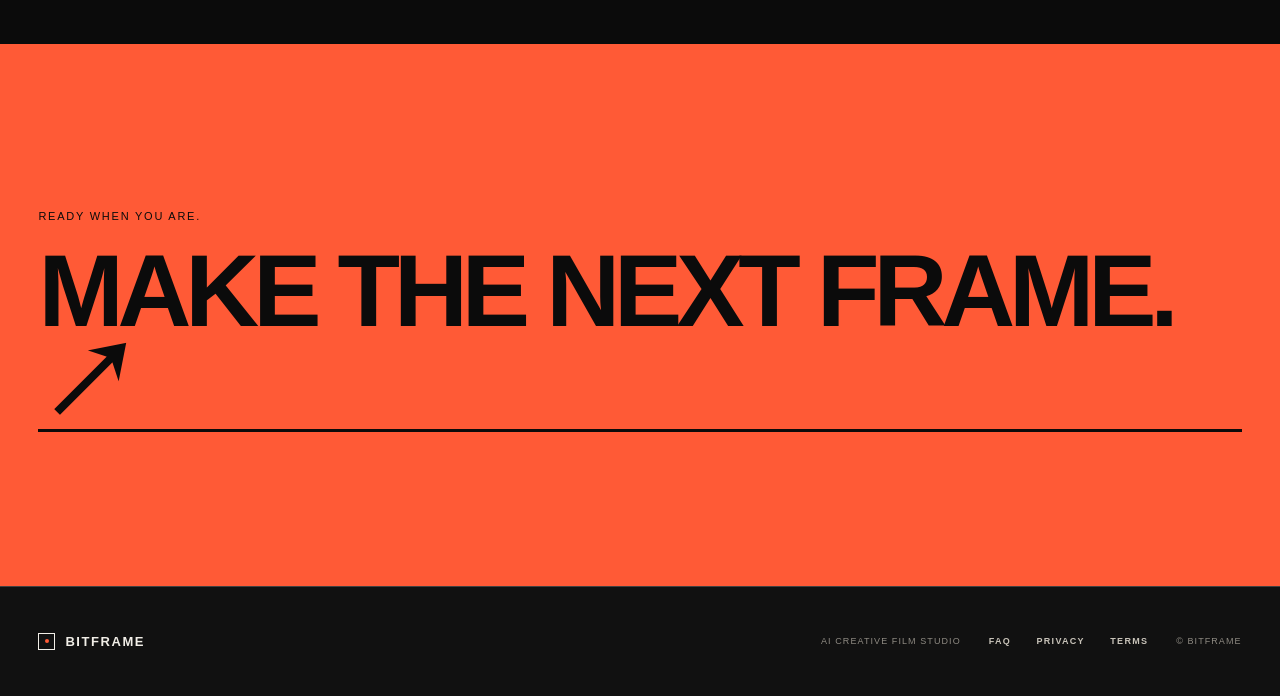
<file: contact.html>
<!doctype html>
<html lang="ja"><head>
<!-- Google tag (gtag.js) -->
<script async src="https://www.googletagmanager.com/gtag/js?id=G-QBKNRDPP3F"></script>
<script>
  window.dataLayer = window.dataLayer || [];
  function gtag(){dataLayer.push(arguments);}
  gtag('js', new Date());
  gtag('config', 'G-QBKNRDPP3F');
</script>
<meta charset="utf-8"><meta name="viewport" content="width=device-width,initial-scale=1,viewport-fit=cover"><meta name="theme-color" content="#0b0b0b"><link rel="icon" href="assets/favicon.svg" type="image/svg+xml">
<title>CONTACT | BitFrame</title><meta name="description" content="映像の相談は企画前からどうぞ。まだ内容が固まっていなくても、目的から一緒に整理します。"><link rel="canonical" href="https://bitframe.rss7.net/contact.html">
<meta property="og:type" content="website"><meta property="og:site_name" content="BitFrame"><meta property="og:title" content="CONTACT | BitFrame"><meta property="og:description" content="映像の相談は企画前からどうぞ。まだ内容が固まっていなくても、目的から一緒に整理します。"><meta property="og:url" content="https://bitframe.rss7.net/contact.html"><meta name="twitter:card" content="summary"><meta name="twitter:title" content="CONTACT | BitFrame"><meta name="twitter:description" content="映像の相談は企画前からどうぞ。まだ内容が固まっていなくても、目的から一緒に整理します。">
<link rel="stylesheet" href="assets/site.css"><link rel="stylesheet" href="assets/subpage.css"><script src="assets/site.js" defer></script></head>
<body><a class="skip-link" href="#main">本文へ移動</a><header class="site-header">
<a class="brand" href="index.html" aria-label="BitFrame ホーム"><span class="brand-mark" aria-hidden="true"></span><span>BITFRAME</span></a>
<nav class="desktop-nav" aria-label="メインナビゲーション"><a href="works.html">WORKS</a><a href="service.html">SERVICES</a><a href="flow-price.html">PROCESS</a><a href="studio.html">STUDIO</a><a class="nav-contact" href="contact.html">CONTACT</a></nav>
<details class="mobile-menu"><summary aria-label="メニューを開く"><span></span><span></span></summary><nav aria-label="モバイルナビゲーション"><a href="works.html">WORKS</a><a href="service.html">SERVICES</a><a href="flow-price.html">PROCESS</a><a href="studio.html">STUDIO</a><a href="contact.html">CONTACT</a></nav></details>
</header><main id="main" class="sub-main">
<section class="sub-hero"><p class="eyebrow">BITFRAME / CONTACT</p><h1>Start a project.</h1><p>映像の相談は企画前からどうぞ。まだ内容が固まっていなくても、目的から一緒に整理します。</p></section>
<section class="sub-content"><section class="contact-panel"><p class="eyebrow">CONTACT DESK</p><h2>相談窓口</h2><p>企画前の相談から受け付けています。現在運用中のBitFrameお問い合わせフォームから、目的・媒体・検討中の内容をお送りください。</p><a class="contact-button" href="https://bitframe.rss7.net/%E3%81%8A%E5%95%8F%E3%81%84%E5%90%88%E3%82%8F%E3%81%9B/"><span>CONTACT FORM</span><span aria-hidden="true">↗</span></a></section></section><section class="sub-cta"><p>READY WHEN YOU ARE.</p><a href="https://bitframe.rss7.net/%E3%81%8A%E5%95%8F%E3%81%84%E5%90%88%E3%82%8F%E3%81%9B/">MAKE THE NEXT FRAME. <span aria-hidden="true">↗</span></a></section></main><footer class="site-footer">
<a class="brand brand--footer" href="index.html"><span class="brand-mark" aria-hidden="true"></span><span>BITFRAME</span></a>
<p class="footer-tagline">AI CREATIVE FILM STUDIO</p>
<nav class="footer-nav" aria-label="フッターナビゲーション"><a href="faq.html">FAQ</a><a href="privacy.html">PRIVACY</a><a href="terms.html">TERMS</a></nav>
<p class="footer-copy">© BITFRAME</p>
</footer></body></html>
</file>
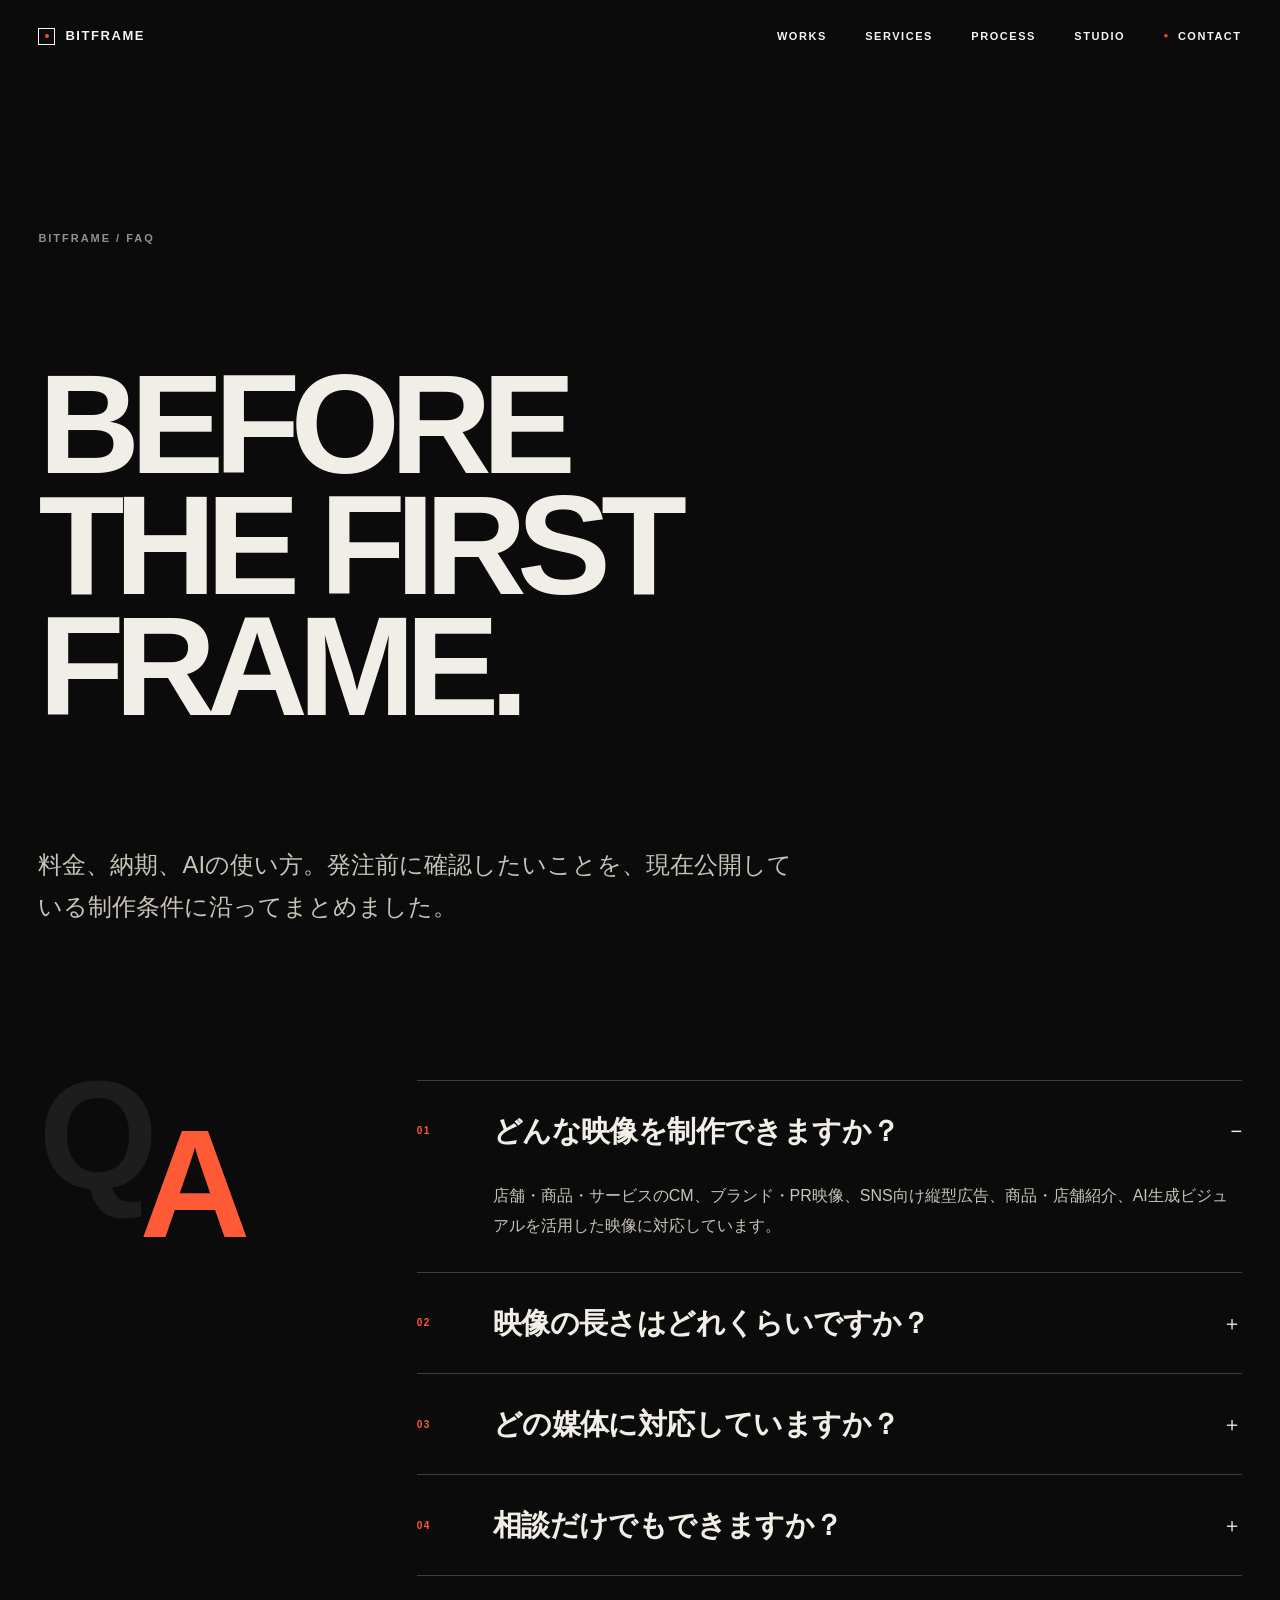
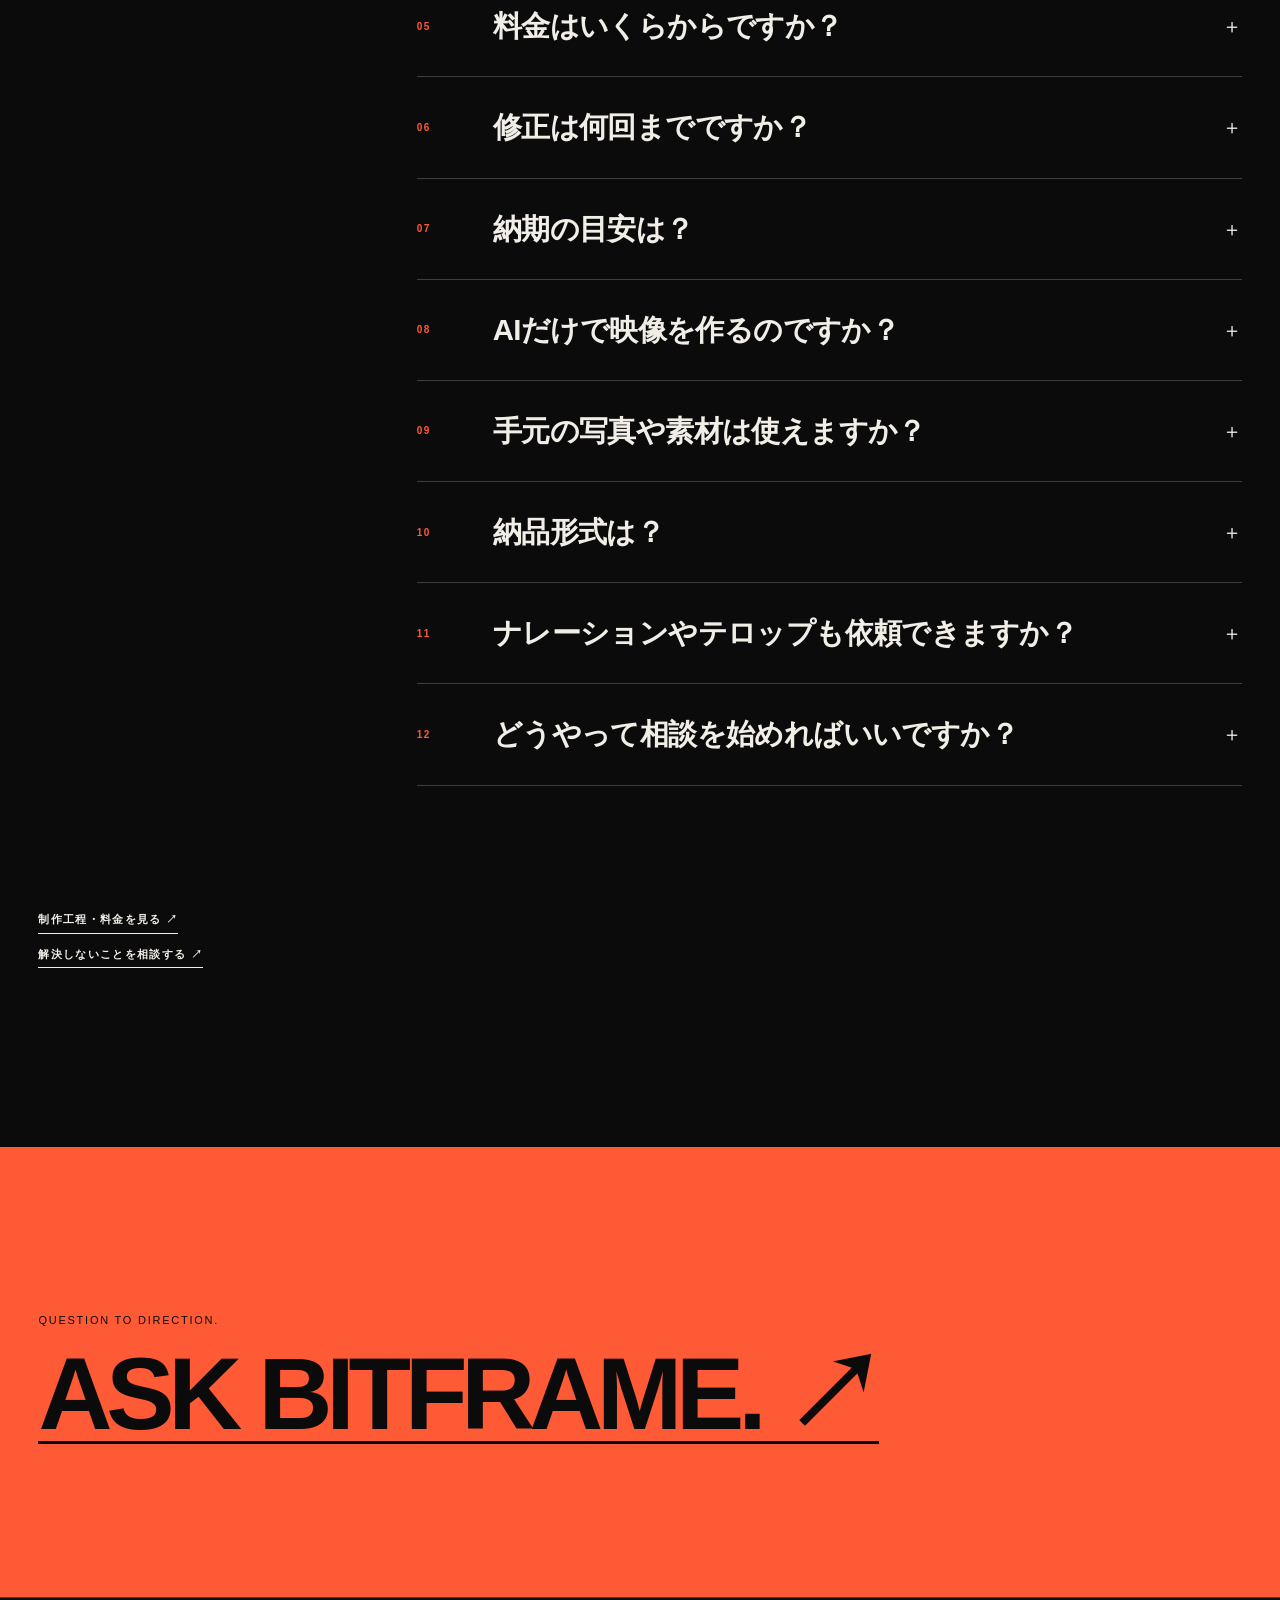
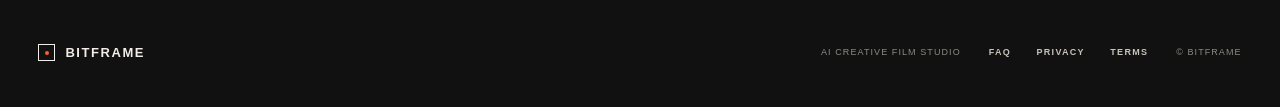
<file: faq.html>
<!doctype html>
<html lang="ja"><head>
<!-- Google tag (gtag.js) -->
<script async src="https://www.googletagmanager.com/gtag/js?id=G-QBKNRDPP3F"></script>
<script>
  window.dataLayer = window.dataLayer || [];
  function gtag(){dataLayer.push(arguments);}
  gtag('js', new Date());
  gtag('config', 'G-QBKNRDPP3F');
</script>
<meta charset="utf-8"><meta name="viewport" content="width=device-width,initial-scale=1,viewport-fit=cover"><meta name="theme-color" content="#0b0b0b"><link rel="icon" href="assets/favicon.svg" type="image/svg+xml">
<title>FAQ | BitFrame</title><meta name="description" content="BitFrameのAI動画制作に関するよくある質問。料金、納期、修正回数、対応媒体、AI活用、納品形式、相談方法をまとめています。"><link rel="canonical" href="https://bitframe.rss7.net/faq.html">
<meta property="og:type" content="website"><meta property="og:site_name" content="BitFrame"><meta property="og:title" content="FAQ | BitFrame"><meta property="og:description" content="BitFrameのAI動画制作に関するよくある質問。料金、納期、修正回数、対応媒体、AI活用、納品形式、相談方法をまとめています。"><meta property="og:url" content="https://bitframe.rss7.net/faq.html"><meta name="twitter:card" content="summary"><meta name="twitter:title" content="FAQ | BitFrame"><meta name="twitter:description" content="BitFrameのAI動画制作に関するよくある質問。料金、納期、修正回数、対応媒体、AI活用、納品形式、相談方法をまとめています。">
<script type="application/ld+json">{"@context":"https://schema.org","@type":"FAQPage","mainEntity":[{"@type":"Question","name":"どんな映像を制作できますか？","acceptedAnswer":{"@type":"Answer","text":"店舗・商品・サービスのCM、ブランド・PR映像、SNS向け縦型広告、商品・店舗紹介、AI生成ビジュアルを活用した映像に対応しています。"}},{"@type":"Question","name":"映像の長さはどれくらいですか？","acceptedAnswer":{"@type":"Answer","text":"SNS広告用ショートCMは15〜60秒を中心に制作します。PREMIUMでは60秒以上も相談できます。"}},{"@type":"Question","name":"どの媒体に対応していますか？","acceptedAnswer":{"@type":"Answer","text":"Instagram、TikTok、X、YouTube、LP、イベント、店舗PRなどを想定し、9:16、1:1、16:9など用途に合わせて展開します。"}},{"@type":"Question","name":"相談だけでもできますか？","acceptedAnswer":{"@type":"Answer","text":"はい。目的・ターゲット・媒体を整理するヒアリングは無料です。内容が固まる前の相談から受け付けています。"}},{"@type":"Question","name":"料金はいくらからですか？","acceptedAnswer":{"@type":"Answer","text":"税込でLIGHT 19,800円〜、STANDARD 49,800円〜、PREMIUM 98,000円〜です。制作内容により価格は変動し、事前にお見積りします。"}},{"@type":"Question","name":"修正は何回までですか？","acceptedAnswer":{"@type":"Answer","text":"LIGHTは1回、STANDARDは2回、PREMIUMは3回までが現在の目安です。追加修正は1回3,000円のオプションがあります。"}},{"@type":"Question","name":"納期の目安は？","acceptedAnswer":{"@type":"Answer","text":"LIGHTは5〜7営業日、STANDARDは7〜10営業日、PREMIUMは内容により応相談です。"}},{"@type":"Question","name":"AIだけで映像を作るのですか？","acceptedAnswer":{"@type":"Answer","text":"いいえ。AIは制作手段の一つです。目的・構成・トーンを設計し、必要に応じて素材制作や撮影を組み合わせ、最後は編集して仕上げます。"}},{"@type":"Question","name":"手元の写真や素材は使えますか？","acceptedAnswer":{"@type":"Answer","text":"はい。写真や既存素材を活かしながら、必要に応じてAI生成ビジュアルを組み合わせます。"}},{"@type":"Question","name":"納品形式は？","acceptedAnswer":{"@type":"Answer","text":"MP4を基本に、用途に合わせた形式で納品します。縦型・横型など別サイズ納品はオプションとして相談できます。"}},{"@type":"Question","name":"ナレーションやテロップも依頼できますか？","acceptedAnswer":{"@type":"Answer","text":"はい。BGM、ナレーション、テロップ、編集まで含めた仕上げに対応しています。プランやオプションにより内容が変わります。"}},{"@type":"Question","name":"どうやって相談を始めればいいですか？","acceptedAnswer":{"@type":"Answer","text":"CONTACTページから現在のBitFrameお問い合わせフォームへ進み、検討中の内容をお送りください。企画前の段階でも大丈夫です。"}}]}</script><link rel="stylesheet" href="assets/site.css"><link rel="stylesheet" href="assets/subpage.css"><script src="assets/site.js" defer></script></head>
<body><a class="skip-link" href="#main">本文へ移動</a><header class="site-header">
<a class="brand" href="index.html" aria-label="BitFrame ホーム"><span class="brand-mark" aria-hidden="true"></span><span>BITFRAME</span></a>
<nav class="desktop-nav" aria-label="メインナビゲーション"><a href="works.html">WORKS</a><a href="service.html">SERVICES</a><a href="flow-price.html">PROCESS</a><a href="studio.html">STUDIO</a><a class="nav-contact" href="contact.html">CONTACT</a></nav>
<details class="mobile-menu"><summary aria-label="メニューを開く"><span></span><span></span></summary><nav aria-label="モバイルナビゲーション"><a href="works.html">WORKS</a><a href="service.html">SERVICES</a><a href="flow-price.html">PROCESS</a><a href="studio.html">STUDIO</a><a href="contact.html">CONTACT</a></nav></details>
</header><main id="main" class="sub-main">
<section class="sub-hero"><p class="eyebrow">BITFRAME / FAQ</p><h1>Before<br>the first<br>frame.</h1><p>料金、納期、AIの使い方。発注前に確認したいことを、現在公開している制作条件に沿ってまとめました。</p></section>
<section class="sub-content faq-wrap"><div class="faq-signal" aria-hidden="true"><span>Q</span><span>A</span></div><div class="faq-list"><details open><summary><span>01</span>どんな映像を制作できますか？</summary><div><p>店舗・商品・サービスのCM、ブランド・PR映像、SNS向け縦型広告、商品・店舗紹介、AI生成ビジュアルを活用した映像に対応しています。</p></div></details><details><summary><span>02</span>映像の長さはどれくらいですか？</summary><div><p>SNS広告用ショートCMは15〜60秒を中心に制作します。PREMIUMでは60秒以上も相談できます。</p></div></details><details><summary><span>03</span>どの媒体に対応していますか？</summary><div><p>Instagram、TikTok、X、YouTube、LP、イベント、店舗PRなどを想定し、9:16、1:1、16:9など用途に合わせて展開します。</p></div></details><details><summary><span>04</span>相談だけでもできますか？</summary><div><p>はい。目的・ターゲット・媒体を整理するヒアリングは無料です。内容が固まる前の相談から受け付けています。</p></div></details><details><summary><span>05</span>料金はいくらからですか？</summary><div><p>税込でLIGHT 19,800円〜、STANDARD 49,800円〜、PREMIUM 98,000円〜です。制作内容により価格は変動し、事前にお見積りします。</p></div></details><details><summary><span>06</span>修正は何回までですか？</summary><div><p>LIGHTは1回、STANDARDは2回、PREMIUMは3回までが現在の目安です。追加修正は1回3,000円のオプションがあります。</p></div></details><details><summary><span>07</span>納期の目安は？</summary><div><p>LIGHTは5〜7営業日、STANDARDは7〜10営業日、PREMIUMは内容により応相談です。</p></div></details><details><summary><span>08</span>AIだけで映像を作るのですか？</summary><div><p>いいえ。AIは制作手段の一つです。目的・構成・トーンを設計し、必要に応じて素材制作や撮影を組み合わせ、最後は編集して仕上げます。</p></div></details><details><summary><span>09</span>手元の写真や素材は使えますか？</summary><div><p>はい。写真や既存素材を活かしながら、必要に応じてAI生成ビジュアルを組み合わせます。</p></div></details><details><summary><span>10</span>納品形式は？</summary><div><p>MP4を基本に、用途に合わせた形式で納品します。縦型・横型など別サイズ納品はオプションとして相談できます。</p></div></details><details><summary><span>11</span>ナレーションやテロップも依頼できますか？</summary><div><p>はい。BGM、ナレーション、テロップ、編集まで含めた仕上げに対応しています。プランやオプションにより内容が変わります。</p></div></details><details><summary><span>12</span>どうやって相談を始めればいいですか？</summary><div><p>CONTACTページから現在のBitFrameお問い合わせフォームへ進み、検討中の内容をお送りください。企画前の段階でも大丈夫です。</p></div></details></div><p class="sub-inline-link"><a href="flow-price.html">制作工程・料金を見る ↗</a><a href="contact.html">解決しないことを相談する ↗</a></p></section><section class="sub-cta"><p>QUESTION TO DIRECTION.</p><a href="contact.html">ASK BITFRAME. <span aria-hidden="true">↗</span></a></section></main><footer class="site-footer">
<a class="brand brand--footer" href="index.html"><span class="brand-mark" aria-hidden="true"></span><span>BITFRAME</span></a>
<p class="footer-tagline">AI CREATIVE FILM STUDIO</p>
<nav class="footer-nav" aria-label="フッターナビゲーション"><a href="faq.html">FAQ</a><a href="privacy.html">PRIVACY</a><a href="terms.html">TERMS</a></nav>
<p class="footer-copy">© BITFRAME</p>
</footer></body></html>
</file>
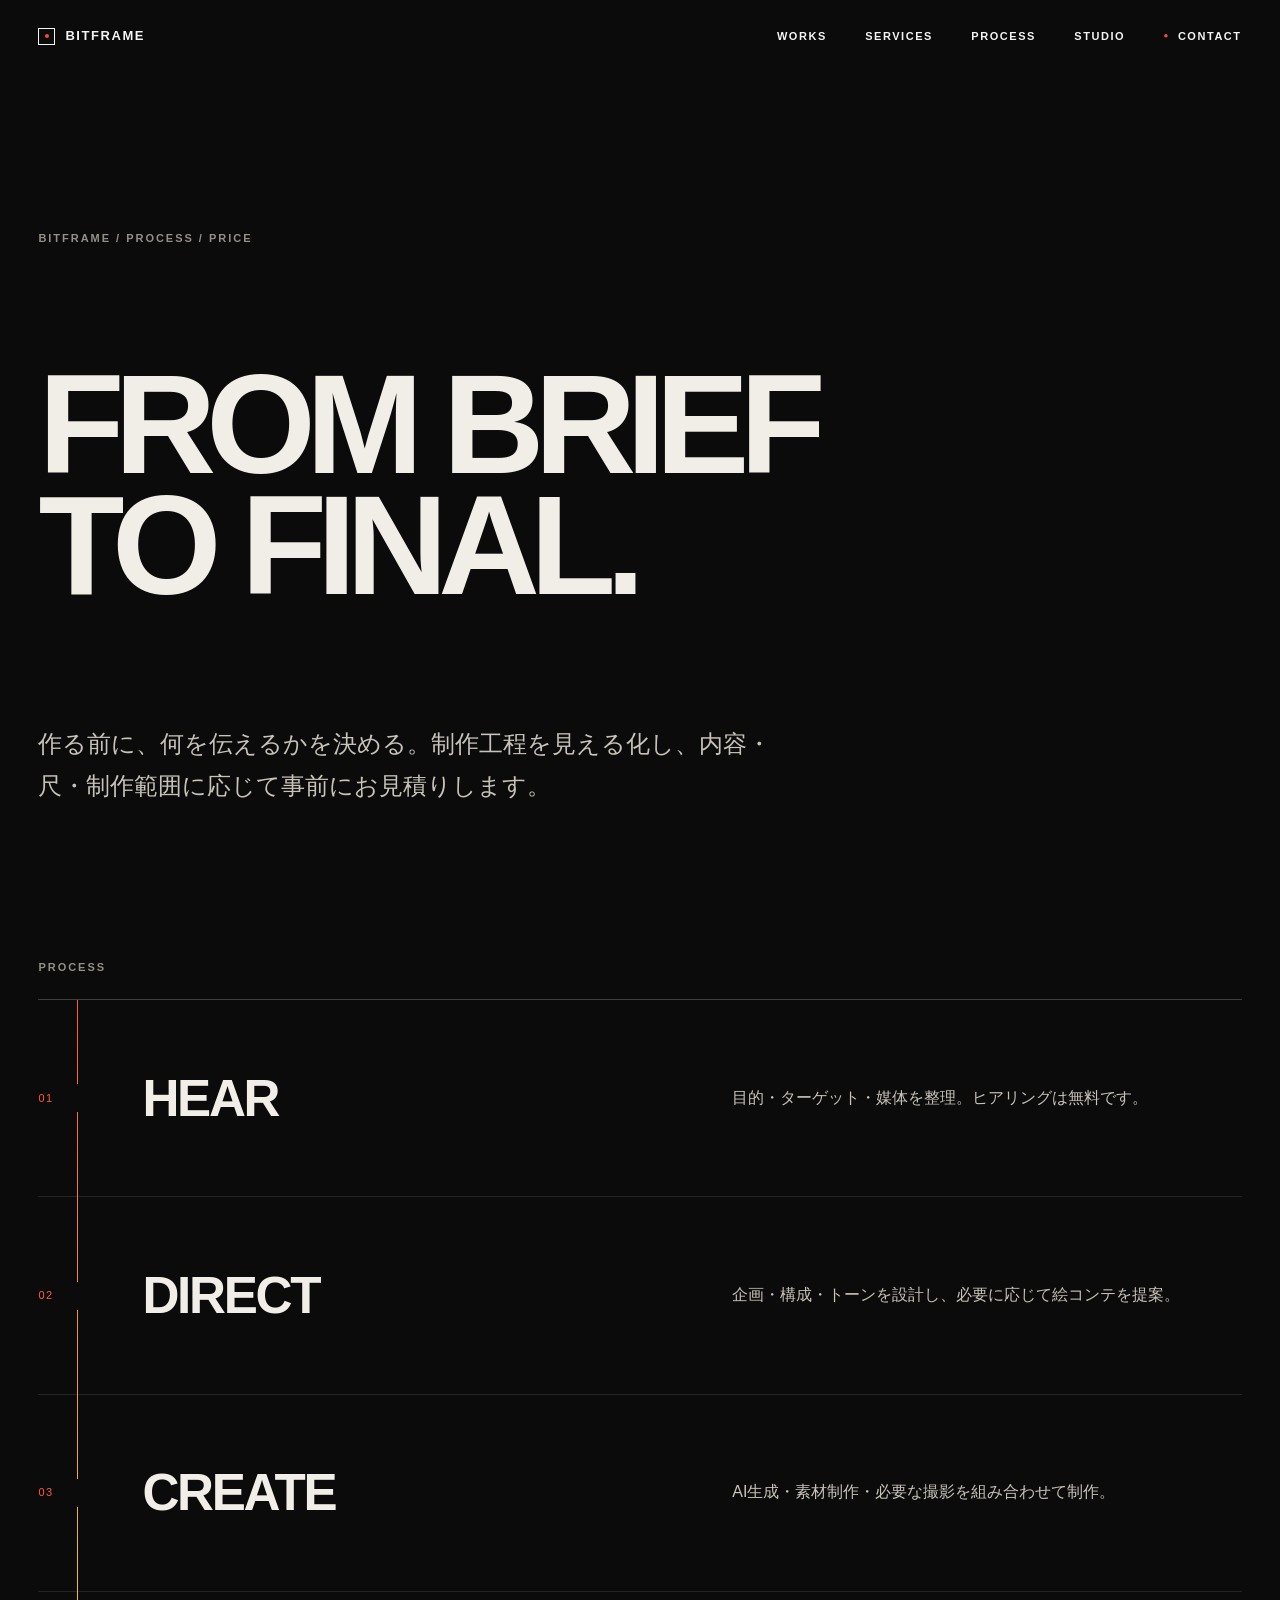
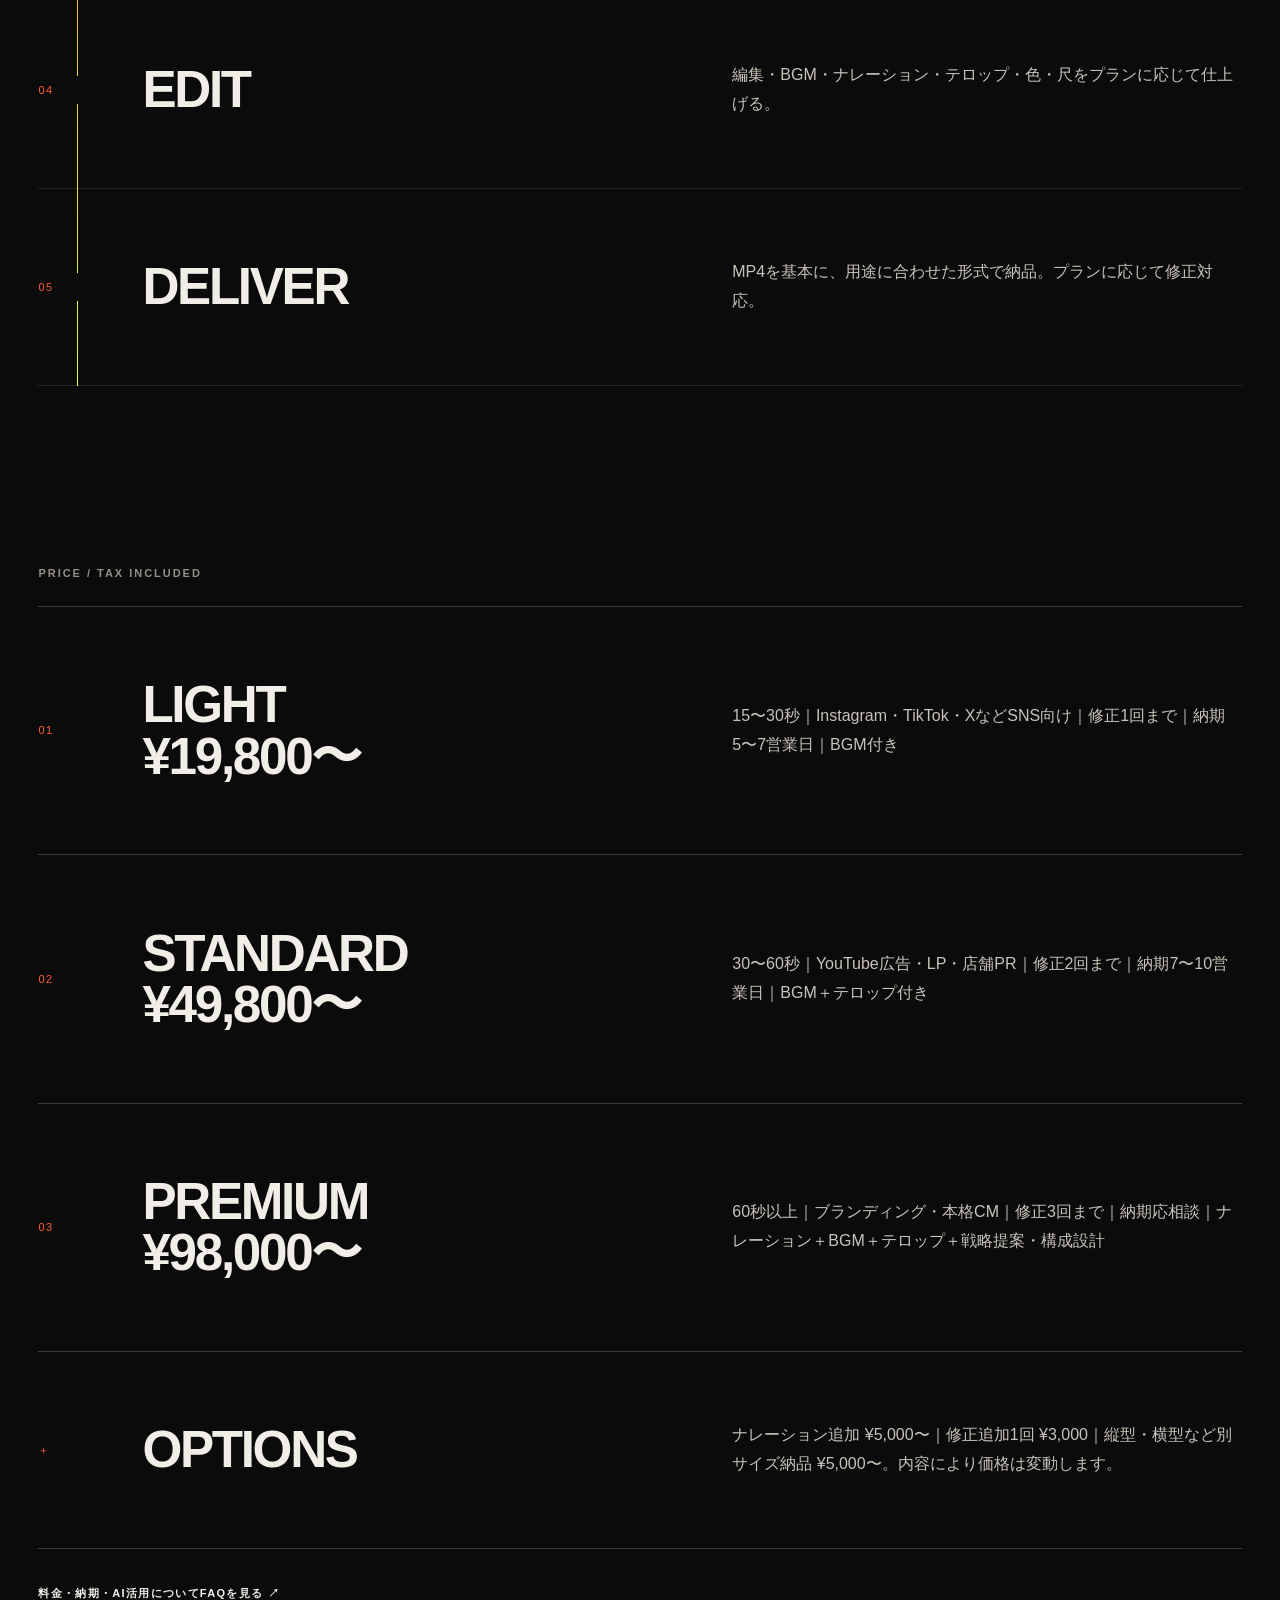
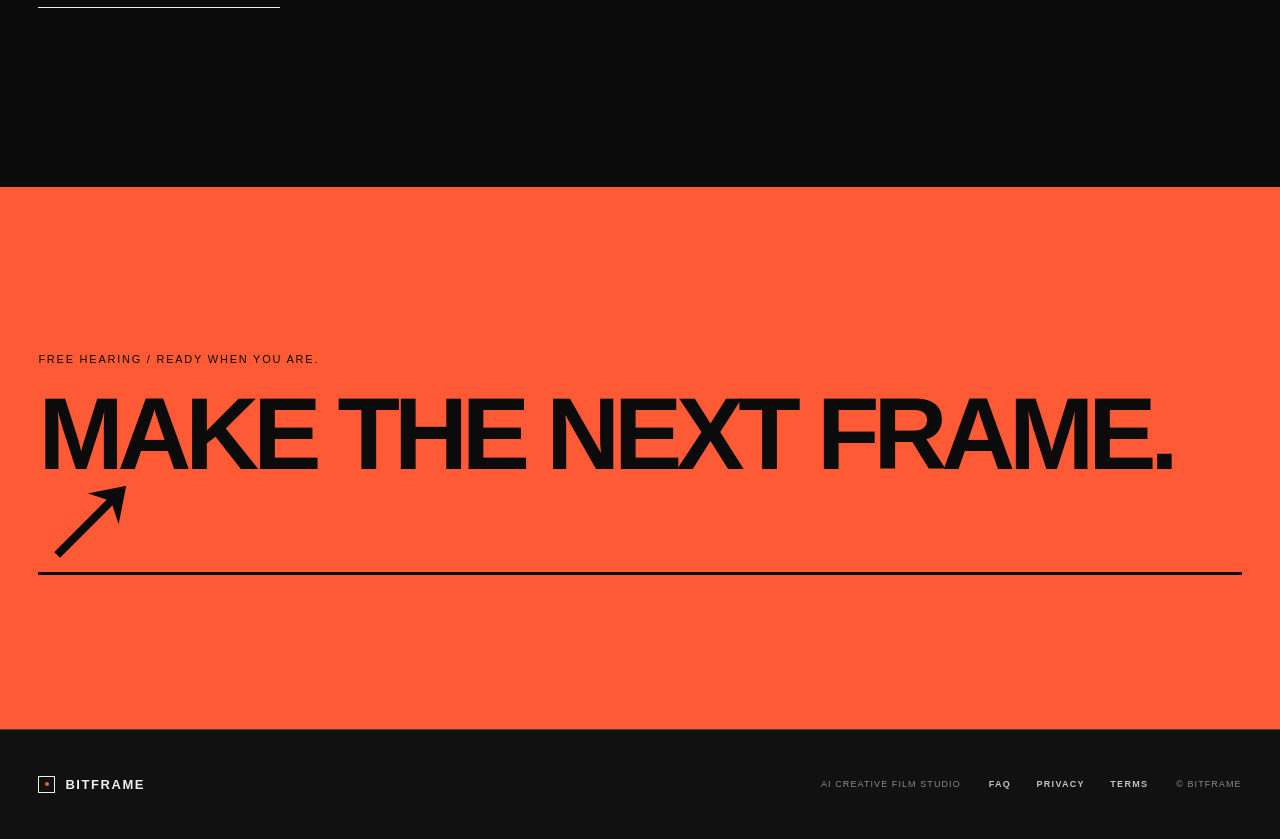
<file: flow-price.html>
<!doctype html>
<html lang="ja"><head>
<!-- Google tag (gtag.js) -->
<script async src="https://www.googletagmanager.com/gtag/js?id=G-QBKNRDPP3F"></script>
<script>
  window.dataLayer = window.dataLayer || [];
  function gtag(){dataLayer.push(arguments);}
  gtag('js', new Date());
  gtag('config', 'G-QBKNRDPP3F');
</script>
<meta charset="utf-8"><meta name="viewport" content="width=device-width,initial-scale=1,viewport-fit=cover"><meta name="theme-color" content="#0b0b0b"><link rel="icon" href="assets/favicon.svg" type="image/svg+xml">
<title>PROCESS / PRICE | BitFrame</title><meta name="description" content="BitFrameの制作工程と料金。ライト19,800円〜、スタンダード49,800円〜、プレミアム98,000円〜。無料ヒアリング付き。"><link rel="canonical" href="https://bitframe.rss7.net/flow-price.html">
<meta property="og:type" content="website"><meta property="og:site_name" content="BitFrame"><meta property="og:title" content="PROCESS / PRICE | BitFrame"><meta property="og:description" content="BitFrameの制作工程と料金。ライト19,800円〜、スタンダード49,800円〜、プレミアム98,000円〜。無料ヒアリング付き。"><meta property="og:url" content="https://bitframe.rss7.net/flow-price.html"><meta name="twitter:card" content="summary"><meta name="twitter:title" content="PROCESS / PRICE | BitFrame"><meta name="twitter:description" content="BitFrameの制作工程と料金。ライト19,800円〜、スタンダード49,800円〜、プレミアム98,000円〜。無料ヒアリング付き。">
<link rel="stylesheet" href="assets/site.css"><link rel="stylesheet" href="assets/subpage.css"><script src="assets/site.js" defer></script></head>
<body><a class="skip-link" href="#main">本文へ移動</a><header class="site-header">
<a class="brand" href="index.html" aria-label="BitFrame ホーム"><span class="brand-mark" aria-hidden="true"></span><span>BITFRAME</span></a>
<nav class="desktop-nav" aria-label="メインナビゲーション"><a href="works.html">WORKS</a><a href="service.html">SERVICES</a><a href="flow-price.html">PROCESS</a><a href="studio.html">STUDIO</a><a class="nav-contact" href="contact.html">CONTACT</a></nav>
<details class="mobile-menu"><summary aria-label="メニューを開く"><span></span><span></span></summary><nav aria-label="モバイルナビゲーション"><a href="works.html">WORKS</a><a href="service.html">SERVICES</a><a href="flow-price.html">PROCESS</a><a href="studio.html">STUDIO</a><a href="contact.html">CONTACT</a></nav></details>
</header><main id="main" class="sub-main">
<section class="sub-hero"><p class="eyebrow">BITFRAME / PROCESS / PRICE</p><h1>From brief to final.</h1><p>作る前に、何を伝えるかを決める。制作工程を見える化し、内容・尺・制作範囲に応じて事前にお見積りします。</p></section>
<section class="sub-content process-motion" data-page-motion="process"><p class="eyebrow">PROCESS</p><div class="sub-list process-motion-list"><article data-process-step><span>01</span><h2>HEAR</h2><p>目的・ターゲット・媒体を整理。ヒアリングは無料です。</p></article><article data-process-step><span>02</span><h2>DIRECT</h2><p>企画・構成・トーンを設計し、必要に応じて絵コンテを提案。</p></article><article data-process-step><span>03</span><h2>CREATE</h2><p>AI生成・素材制作・必要な撮影を組み合わせて制作。</p></article><article data-process-step><span>04</span><h2>EDIT</h2><p>編集・BGM・ナレーション・テロップ・色・尺をプランに応じて仕上げる。</p></article><article data-process-step><span>05</span><h2>DELIVER</h2><p>MP4を基本に、用途に合わせた形式で納品。プランに応じて修正対応。</p></article></div></section><section class="sub-content"><p class="eyebrow">PRICE / TAX INCLUDED</p><div class="sub-list"><article><span>01</span><h2>LIGHT<br>¥19,800〜</h2><p>15〜30秒｜Instagram・TikTok・XなどSNS向け｜修正1回まで｜納期5〜7営業日｜BGM付き</p></article><article><span>02</span><h2>STANDARD<br>¥49,800〜</h2><p>30〜60秒｜YouTube広告・LP・店舗PR｜修正2回まで｜納期7〜10営業日｜BGM＋テロップ付き</p></article><article><span>03</span><h2>PREMIUM<br>¥98,000〜</h2><p>60秒以上｜ブランディング・本格CM｜修正3回まで｜納期応相談｜ナレーション＋BGM＋テロップ＋戦略提案・構成設計</p></article><article><span>＋</span><h2>OPTIONS</h2><p>ナレーション追加 ¥5,000〜｜修正追加1回 ¥3,000｜縦型・横型など別サイズ納品 ¥5,000〜。内容により価格は変動します。</p></article></div><p class="sub-inline-link"><a href="faq.html">料金・納期・AI活用についてFAQを見る ↗</a></p></section><section class="sub-cta"><p>FREE HEARING / READY WHEN YOU ARE.</p><a href="contact.html">MAKE THE NEXT FRAME. <span aria-hidden="true">↗</span></a></section></main><footer class="site-footer">
<a class="brand brand--footer" href="index.html"><span class="brand-mark" aria-hidden="true"></span><span>BITFRAME</span></a>
<p class="footer-tagline">AI CREATIVE FILM STUDIO</p>
<nav class="footer-nav" aria-label="フッターナビゲーション"><a href="faq.html">FAQ</a><a href="privacy.html">PRIVACY</a><a href="terms.html">TERMS</a></nav>
<p class="footer-copy">© BITFRAME</p>
</footer></body></html>
</file>
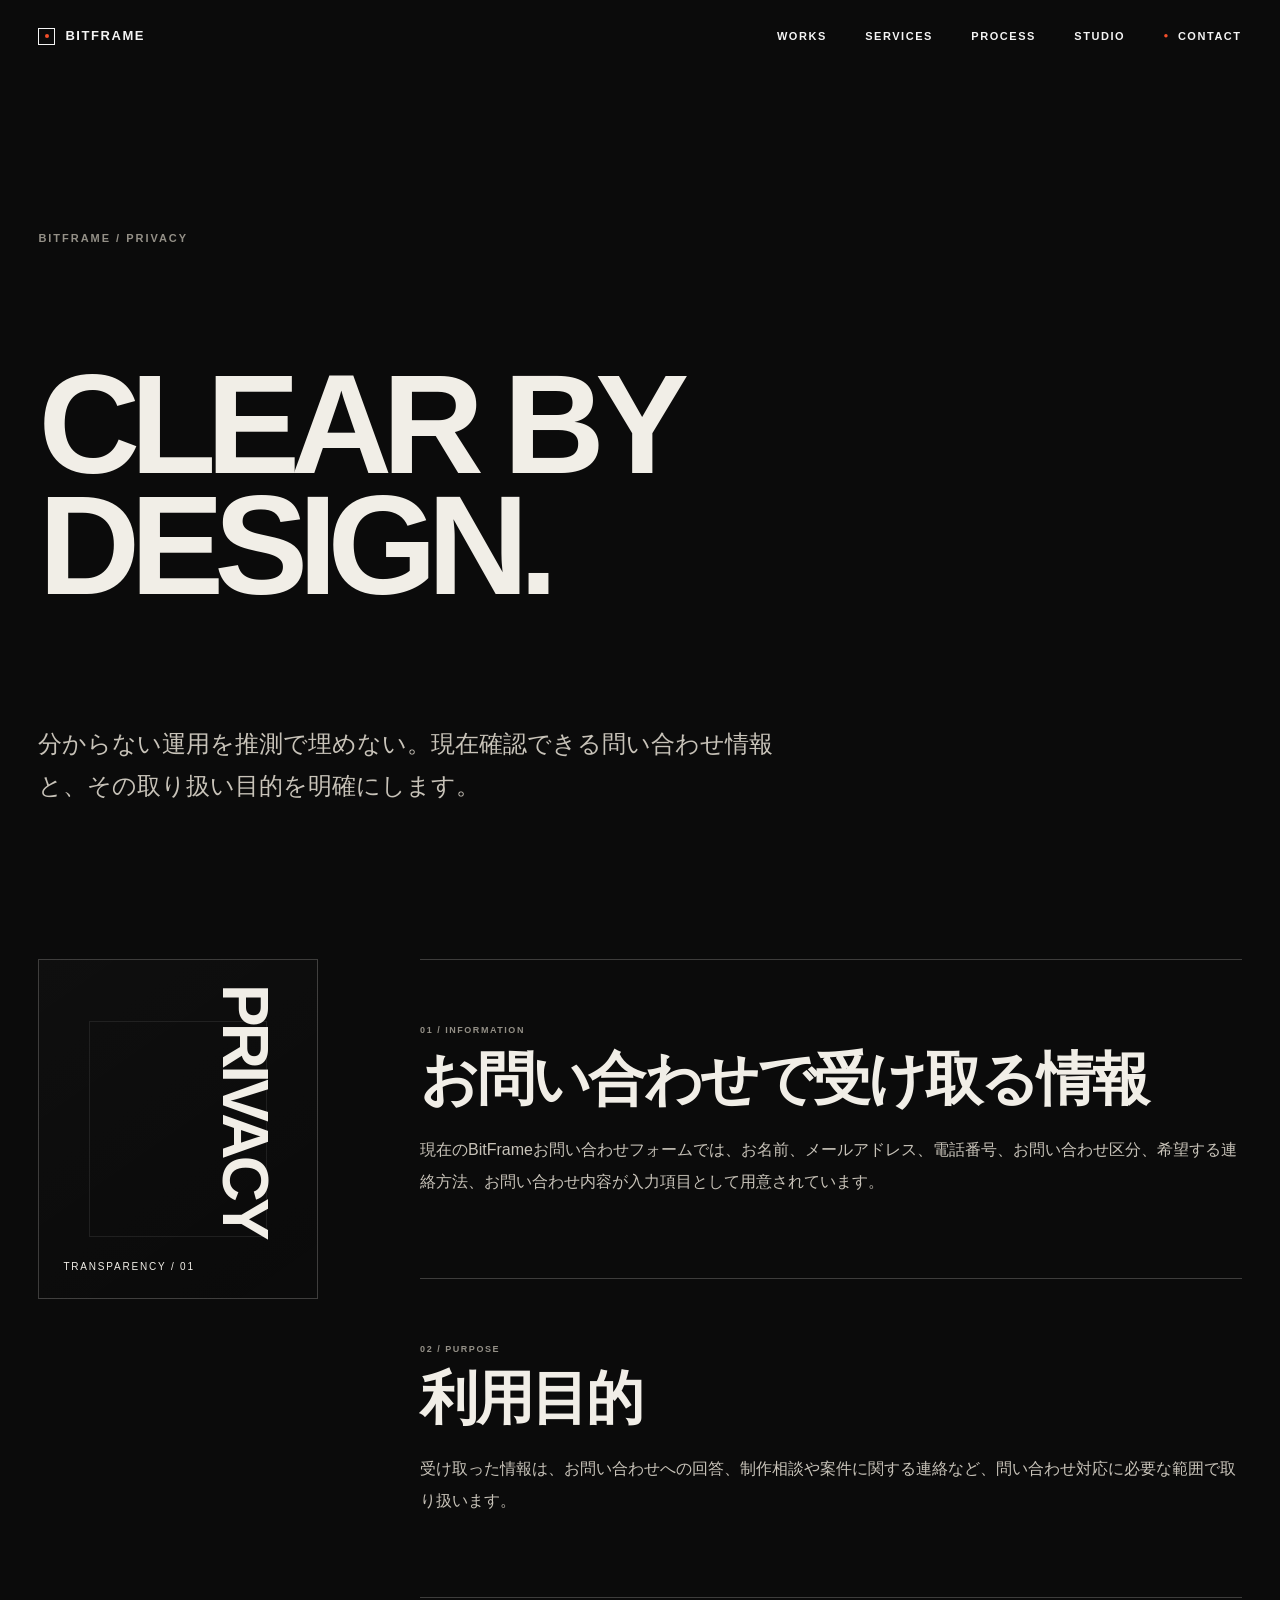
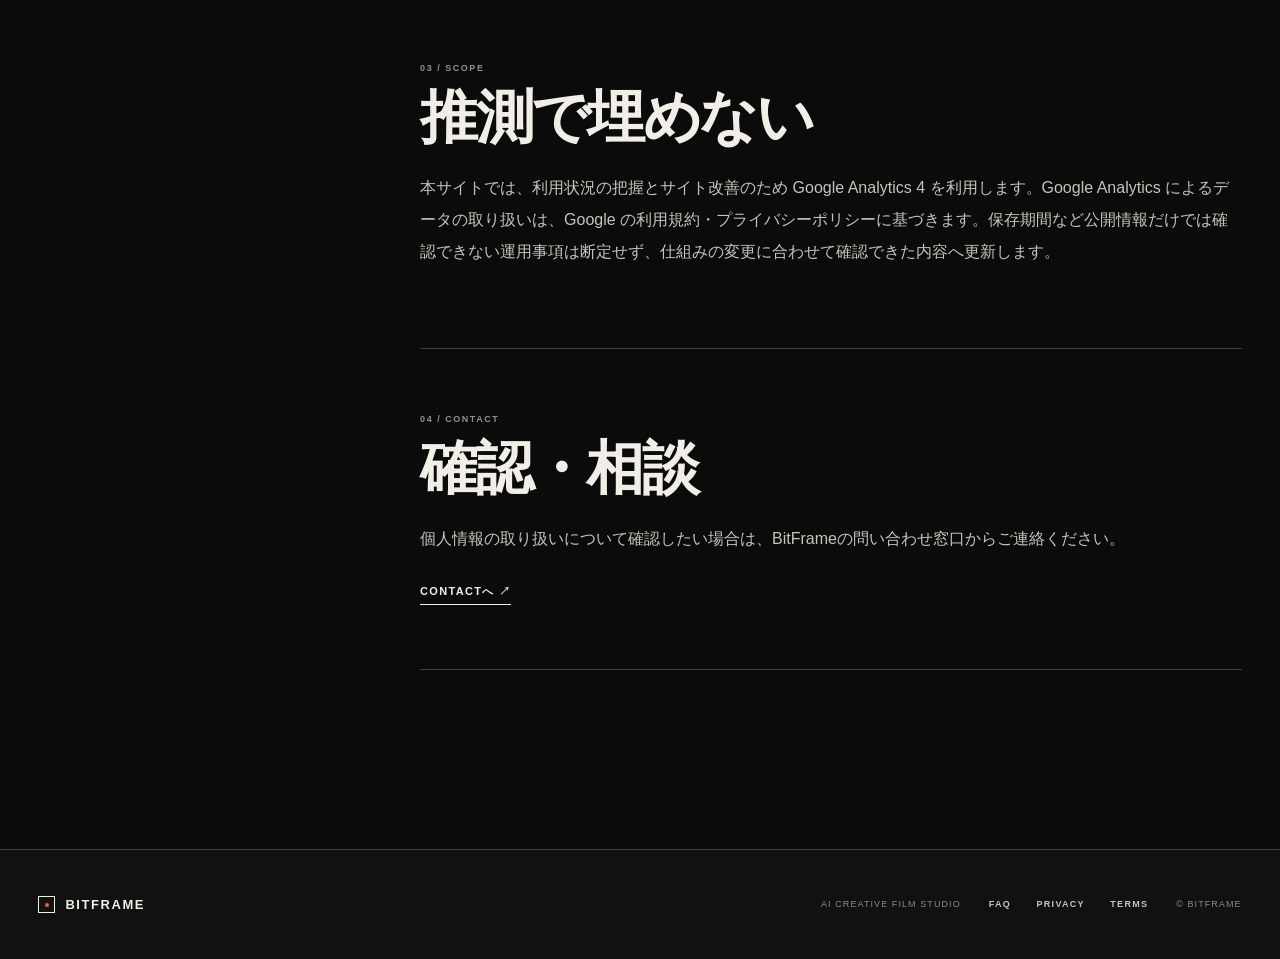
<file: privacy.html>
<!doctype html>
<html lang="ja"><head>
<!-- Google tag (gtag.js) -->
<script async src="https://www.googletagmanager.com/gtag/js?id=G-QBKNRDPP3F"></script>
<script>
  window.dataLayer = window.dataLayer || [];
  function gtag(){dataLayer.push(arguments);}
  gtag('js', new Date());
  gtag('config', 'G-QBKNRDPP3F');
</script>
<meta charset="utf-8"><meta name="viewport" content="width=device-width,initial-scale=1,viewport-fit=cover"><meta name="theme-color" content="#0b0b0b"><link rel="icon" href="assets/favicon.svg" type="image/svg+xml">
<title>PRIVACY POLICY | BitFrame</title><meta name="description" content="BitFrameのお問い合わせで受け取る情報と、その利用目的について公開情報の範囲で説明します。"><link rel="canonical" href="https://bitframe.rss7.net/privacy.html">
<meta property="og:type" content="website"><meta property="og:site_name" content="BitFrame"><meta property="og:title" content="PRIVACY POLICY | BitFrame"><meta property="og:description" content="BitFrameのお問い合わせで受け取る情報と、その利用目的について公開情報の範囲で説明します。"><meta property="og:url" content="https://bitframe.rss7.net/privacy.html"><meta name="twitter:card" content="summary"><meta name="twitter:title" content="PRIVACY POLICY | BitFrame"><meta name="twitter:description" content="BitFrameのお問い合わせで受け取る情報と、その利用目的について公開情報の範囲で説明します。">
<link rel="stylesheet" href="assets/site.css"><link rel="stylesheet" href="assets/subpage.css"><script src="assets/site.js" defer></script></head>
<body><a class="skip-link" href="#main">本文へ移動</a><header class="site-header">
<a class="brand" href="index.html" aria-label="BitFrame ホーム"><span class="brand-mark" aria-hidden="true"></span><span>BITFRAME</span></a>
<nav class="desktop-nav" aria-label="メインナビゲーション"><a href="works.html">WORKS</a><a href="service.html">SERVICES</a><a href="flow-price.html">PROCESS</a><a href="studio.html">STUDIO</a><a class="nav-contact" href="contact.html">CONTACT</a></nav>
<details class="mobile-menu"><summary aria-label="メニューを開く"><span></span><span></span></summary><nav aria-label="モバイルナビゲーション"><a href="works.html">WORKS</a><a href="service.html">SERVICES</a><a href="flow-price.html">PROCESS</a><a href="studio.html">STUDIO</a><a href="contact.html">CONTACT</a></nav></details>
</header><main id="main" class="sub-main">
<section class="sub-hero"><p class="eyebrow">BITFRAME / PRIVACY</p><h1>Clear by<br>design.</h1><p>分からない運用を推測で埋めない。現在確認できる問い合わせ情報と、その取り扱い目的を明確にします。</p></section>
<section class="sub-content policy-layout"><aside class="policy-index" aria-hidden="true"><span>PRIVACY</span><span>TRANSPARENCY / 01</span></aside><div class="policy-copy"><section><p class="eyebrow">01 / INFORMATION</p><h2>お問い合わせで受け取る情報</h2><p>現在のBitFrameお問い合わせフォームでは、お名前、メールアドレス、電話番号、お問い合わせ区分、希望する連絡方法、お問い合わせ内容が入力項目として用意されています。</p></section><section><p class="eyebrow">02 / PURPOSE</p><h2>利用目的</h2><p>受け取った情報は、お問い合わせへの回答、制作相談や案件に関する連絡など、問い合わせ対応に必要な範囲で取り扱います。</p></section><section><p class="eyebrow">03 / SCOPE</p><h2>推測で埋めない</h2><p>本サイトでは、利用状況の把握とサイト改善のため Google Analytics 4 を利用します。Google Analytics によるデータの取り扱いは、Google の利用規約・プライバシーポリシーに基づきます。保存期間など公開情報だけでは確認できない運用事項は断定せず、仕組みの変更に合わせて確認できた内容へ更新します。</p></section><section><p class="eyebrow">04 / CONTACT</p><h2>確認・相談</h2><p>個人情報の取り扱いについて確認したい場合は、BitFrameの問い合わせ窓口からご連絡ください。</p><p class="sub-inline-link"><a href="contact.html">CONTACTへ ↗</a></p></section></div></section></main><footer class="site-footer">
<a class="brand brand--footer" href="index.html"><span class="brand-mark" aria-hidden="true"></span><span>BITFRAME</span></a>
<p class="footer-tagline">AI CREATIVE FILM STUDIO</p>
<nav class="footer-nav" aria-label="フッターナビゲーション"><a href="faq.html">FAQ</a><a href="privacy.html">PRIVACY</a><a href="terms.html">TERMS</a></nav>
<p class="footer-copy">© BITFRAME</p>
</footer></body></html>
</file>
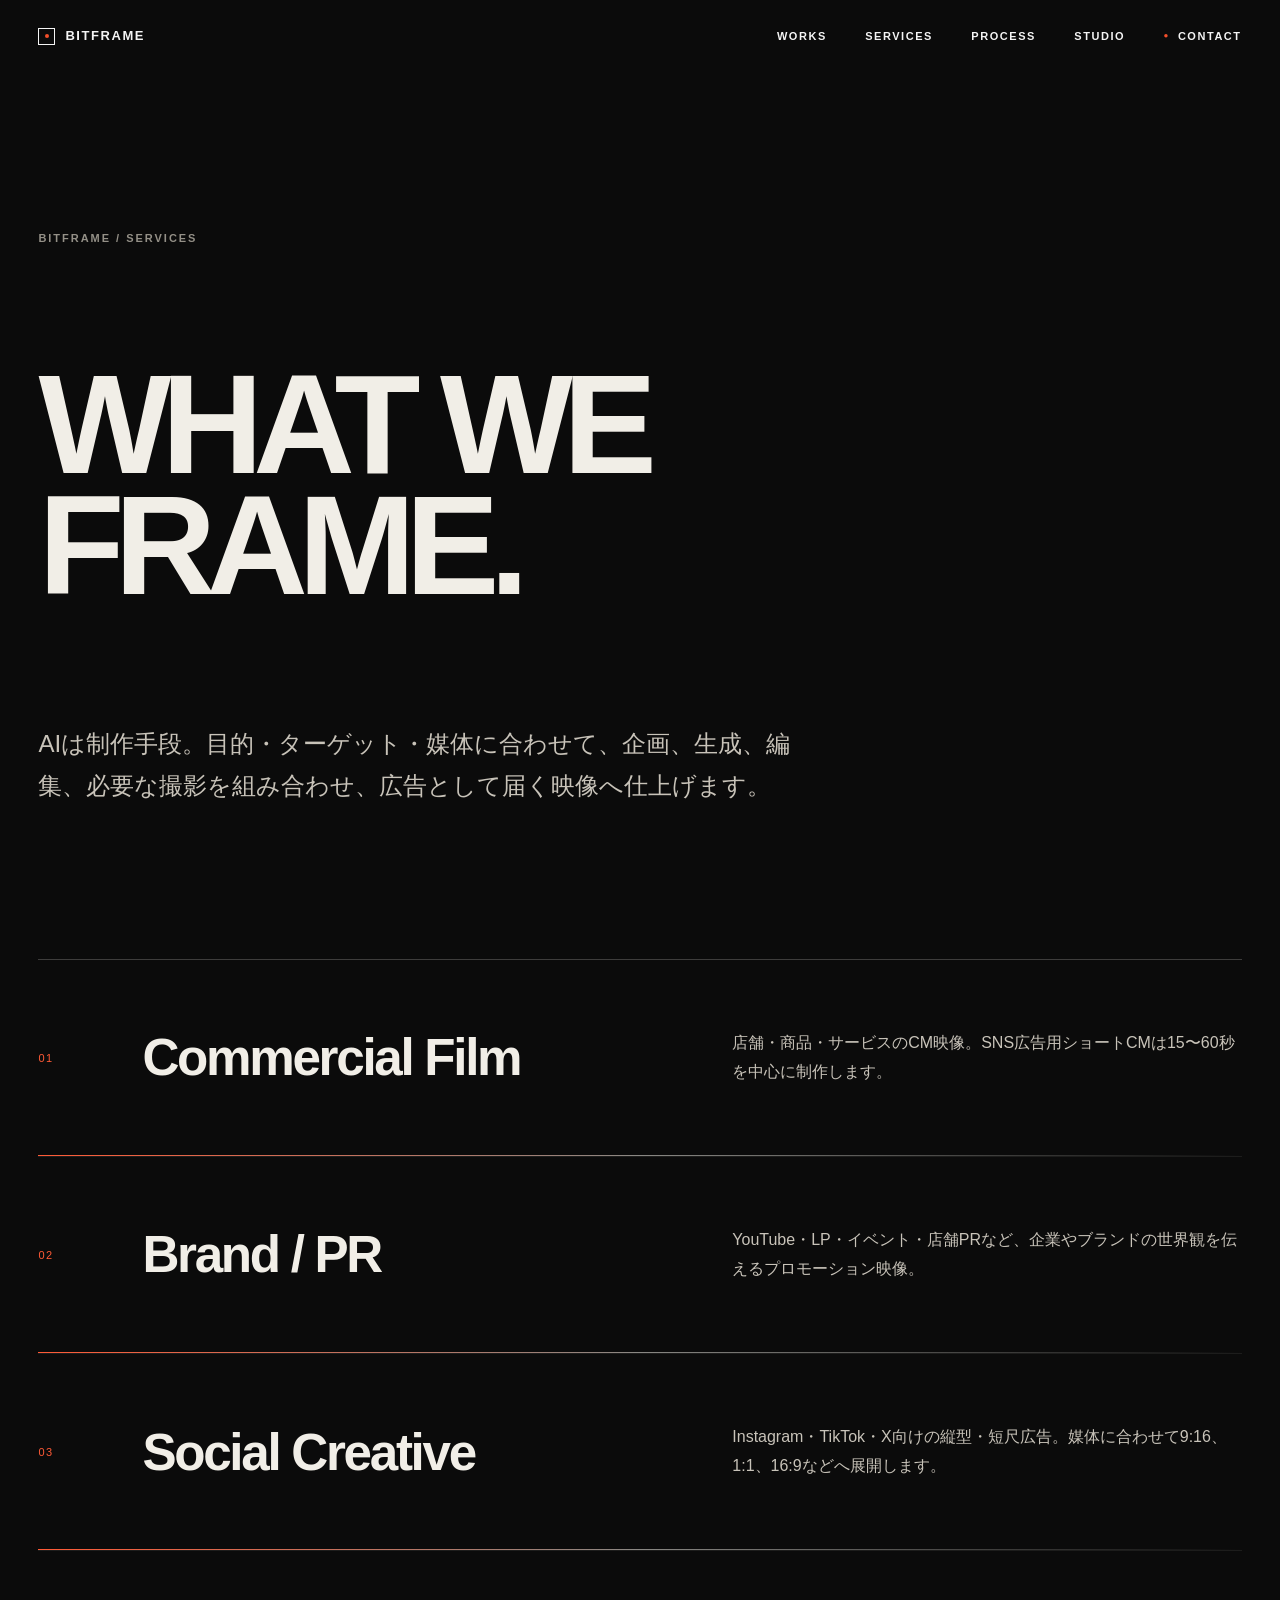
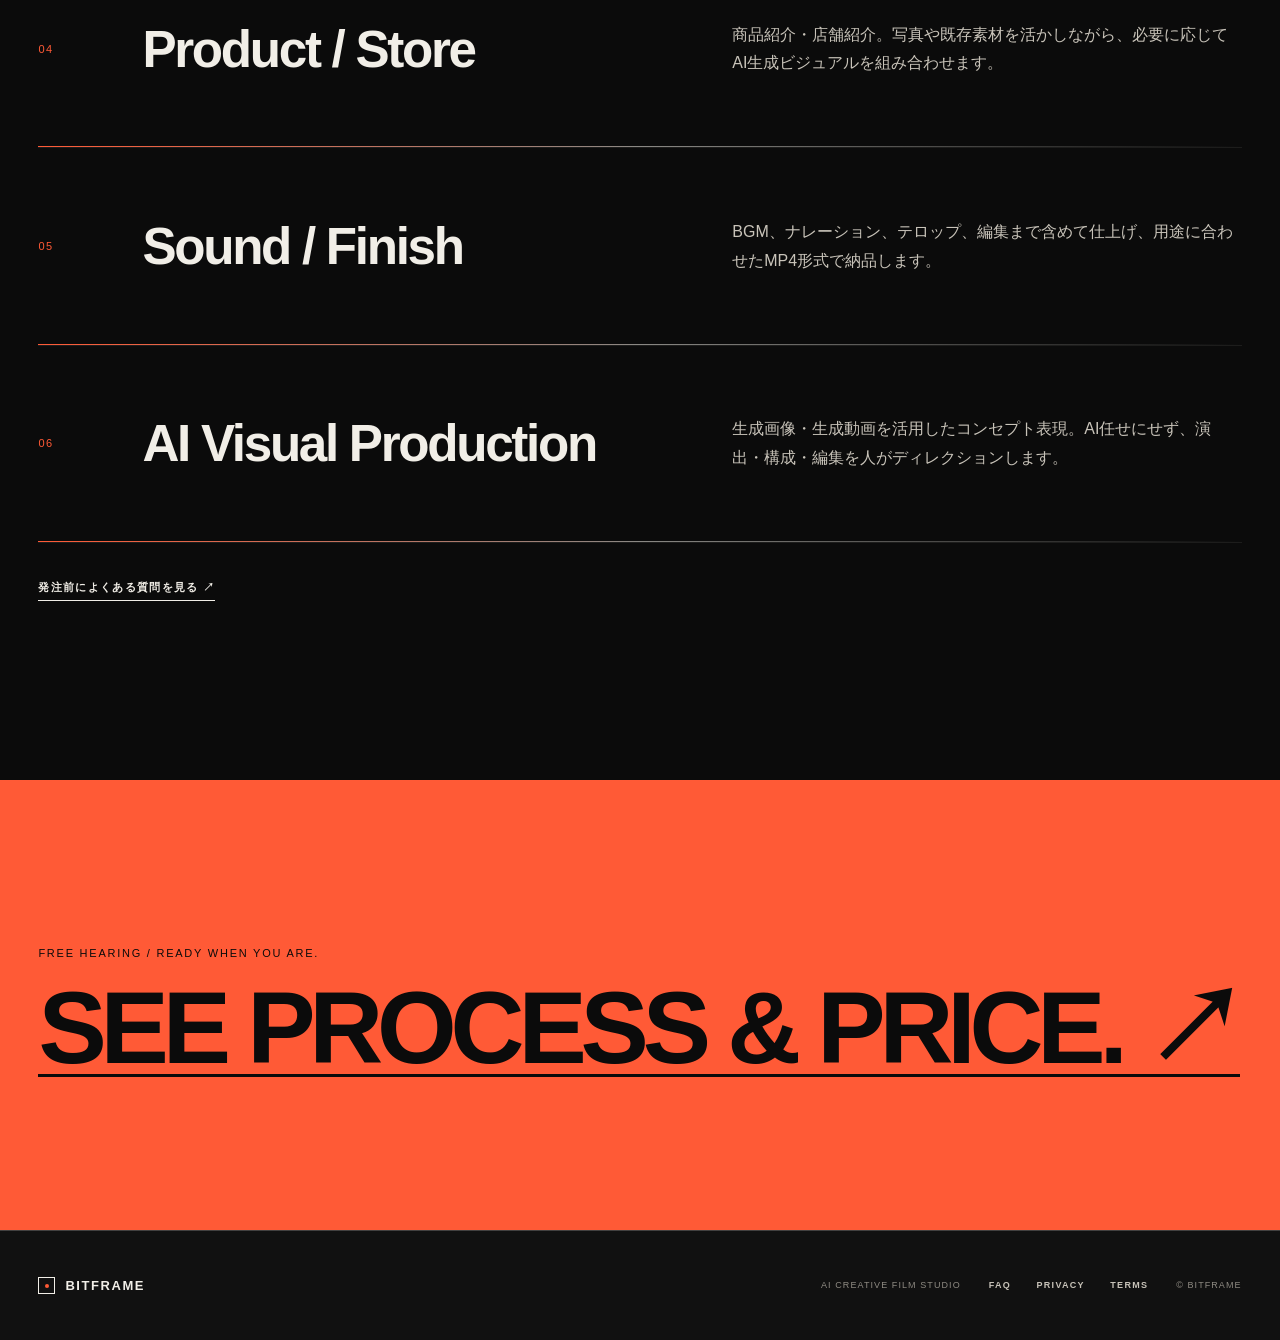
<file: service.html>
<!doctype html>
<html lang="ja"><head>
<!-- Google tag (gtag.js) -->
<script async src="https://www.googletagmanager.com/gtag/js?id=G-QBKNRDPP3F"></script>
<script>
  window.dataLayer = window.dataLayer || [];
  function gtag(){dataLayer.push(arguments);}
  gtag('js', new Date());
  gtag('config', 'G-QBKNRDPP3F');
</script>
<meta charset="utf-8"><meta name="viewport" content="width=device-width,initial-scale=1,viewport-fit=cover"><meta name="theme-color" content="#0b0b0b"><link rel="icon" href="assets/favicon.svg" type="image/svg+xml">
<title>SERVICES | BitFrame</title><meta name="description" content="BitFrameのAI動画制作サービス。SNS広告用15〜60秒CM、YouTube・LP用プロモーション、商品・店舗紹介、ナレーション・BGM付き仕上げに対応。"><link rel="canonical" href="https://bitframe.rss7.net/service.html">
<meta property="og:type" content="website"><meta property="og:site_name" content="BitFrame"><meta property="og:title" content="SERVICES | BitFrame"><meta property="og:description" content="BitFrameのAI動画制作サービス。SNS広告用15〜60秒CM、YouTube・LP用プロモーション、商品・店舗紹介、ナレーション・BGM付き仕上げに対応。"><meta property="og:url" content="https://bitframe.rss7.net/service.html"><meta name="twitter:card" content="summary"><meta name="twitter:title" content="SERVICES | BitFrame"><meta name="twitter:description" content="BitFrameのAI動画制作サービス。SNS広告用15〜60秒CM、YouTube・LP用プロモーション、商品・店舗紹介、ナレーション・BGM付き仕上げに対応。">
<link rel="stylesheet" href="assets/site.css"><link rel="stylesheet" href="assets/subpage.css"><script src="assets/site.js" defer></script></head>
<body><a class="skip-link" href="#main">本文へ移動</a><header class="site-header">
<a class="brand" href="index.html" aria-label="BitFrame ホーム"><span class="brand-mark" aria-hidden="true"></span><span>BITFRAME</span></a>
<nav class="desktop-nav" aria-label="メインナビゲーション"><a href="works.html">WORKS</a><a href="service.html">SERVICES</a><a href="flow-price.html">PROCESS</a><a href="studio.html">STUDIO</a><a class="nav-contact" href="contact.html">CONTACT</a></nav>
<details class="mobile-menu"><summary aria-label="メニューを開く"><span></span><span></span></summary><nav aria-label="モバイルナビゲーション"><a href="works.html">WORKS</a><a href="service.html">SERVICES</a><a href="flow-price.html">PROCESS</a><a href="studio.html">STUDIO</a><a href="contact.html">CONTACT</a></nav></details>
</header><main id="main" class="sub-main">
<section class="sub-hero"><p class="eyebrow">BITFRAME / SERVICES</p><h1>What we frame.</h1><p>AIは制作手段。目的・ターゲット・媒体に合わせて、企画、生成、編集、必要な撮影を組み合わせ、広告として届く映像へ仕上げます。</p></section>
<section class="sub-content services-motion" data-page-motion="services"><div class="sub-list service-motion-list"><article data-service-row><span>01</span><h2>Commercial Film</h2><p>店舗・商品・サービスのCM映像。SNS広告用ショートCMは15〜60秒を中心に制作します。</p></article><article data-service-row><span>02</span><h2>Brand / PR</h2><p>YouTube・LP・イベント・店舗PRなど、企業やブランドの世界観を伝えるプロモーション映像。</p></article><article data-service-row><span>03</span><h2>Social Creative</h2><p>Instagram・TikTok・X向けの縦型・短尺広告。媒体に合わせて9:16、1:1、16:9などへ展開します。</p></article><article data-service-row><span>04</span><h2>Product / Store</h2><p>商品紹介・店舗紹介。写真や既存素材を活かしながら、必要に応じてAI生成ビジュアルを組み合わせます。</p></article><article data-service-row><span>05</span><h2>Sound / Finish</h2><p>BGM、ナレーション、テロップ、編集まで含めて仕上げ、用途に合わせたMP4形式で納品します。</p></article><article data-service-row><span>06</span><h2>AI Visual Production</h2><p>生成画像・生成動画を活用したコンセプト表現。AI任せにせず、演出・構成・編集を人がディレクションします。</p></article></div><p class="sub-inline-link"><a href="faq.html">発注前によくある質問を見る ↗</a></p></section><section class="sub-cta"><p>FREE HEARING / READY WHEN YOU ARE.</p><a href="flow-price.html">SEE PROCESS &amp; PRICE. <span aria-hidden="true">↗</span></a></section></main><footer class="site-footer">
<a class="brand brand--footer" href="index.html"><span class="brand-mark" aria-hidden="true"></span><span>BITFRAME</span></a>
<p class="footer-tagline">AI CREATIVE FILM STUDIO</p>
<nav class="footer-nav" aria-label="フッターナビゲーション"><a href="faq.html">FAQ</a><a href="privacy.html">PRIVACY</a><a href="terms.html">TERMS</a></nav>
<p class="footer-copy">© BITFRAME</p>
</footer></body></html>
</file>
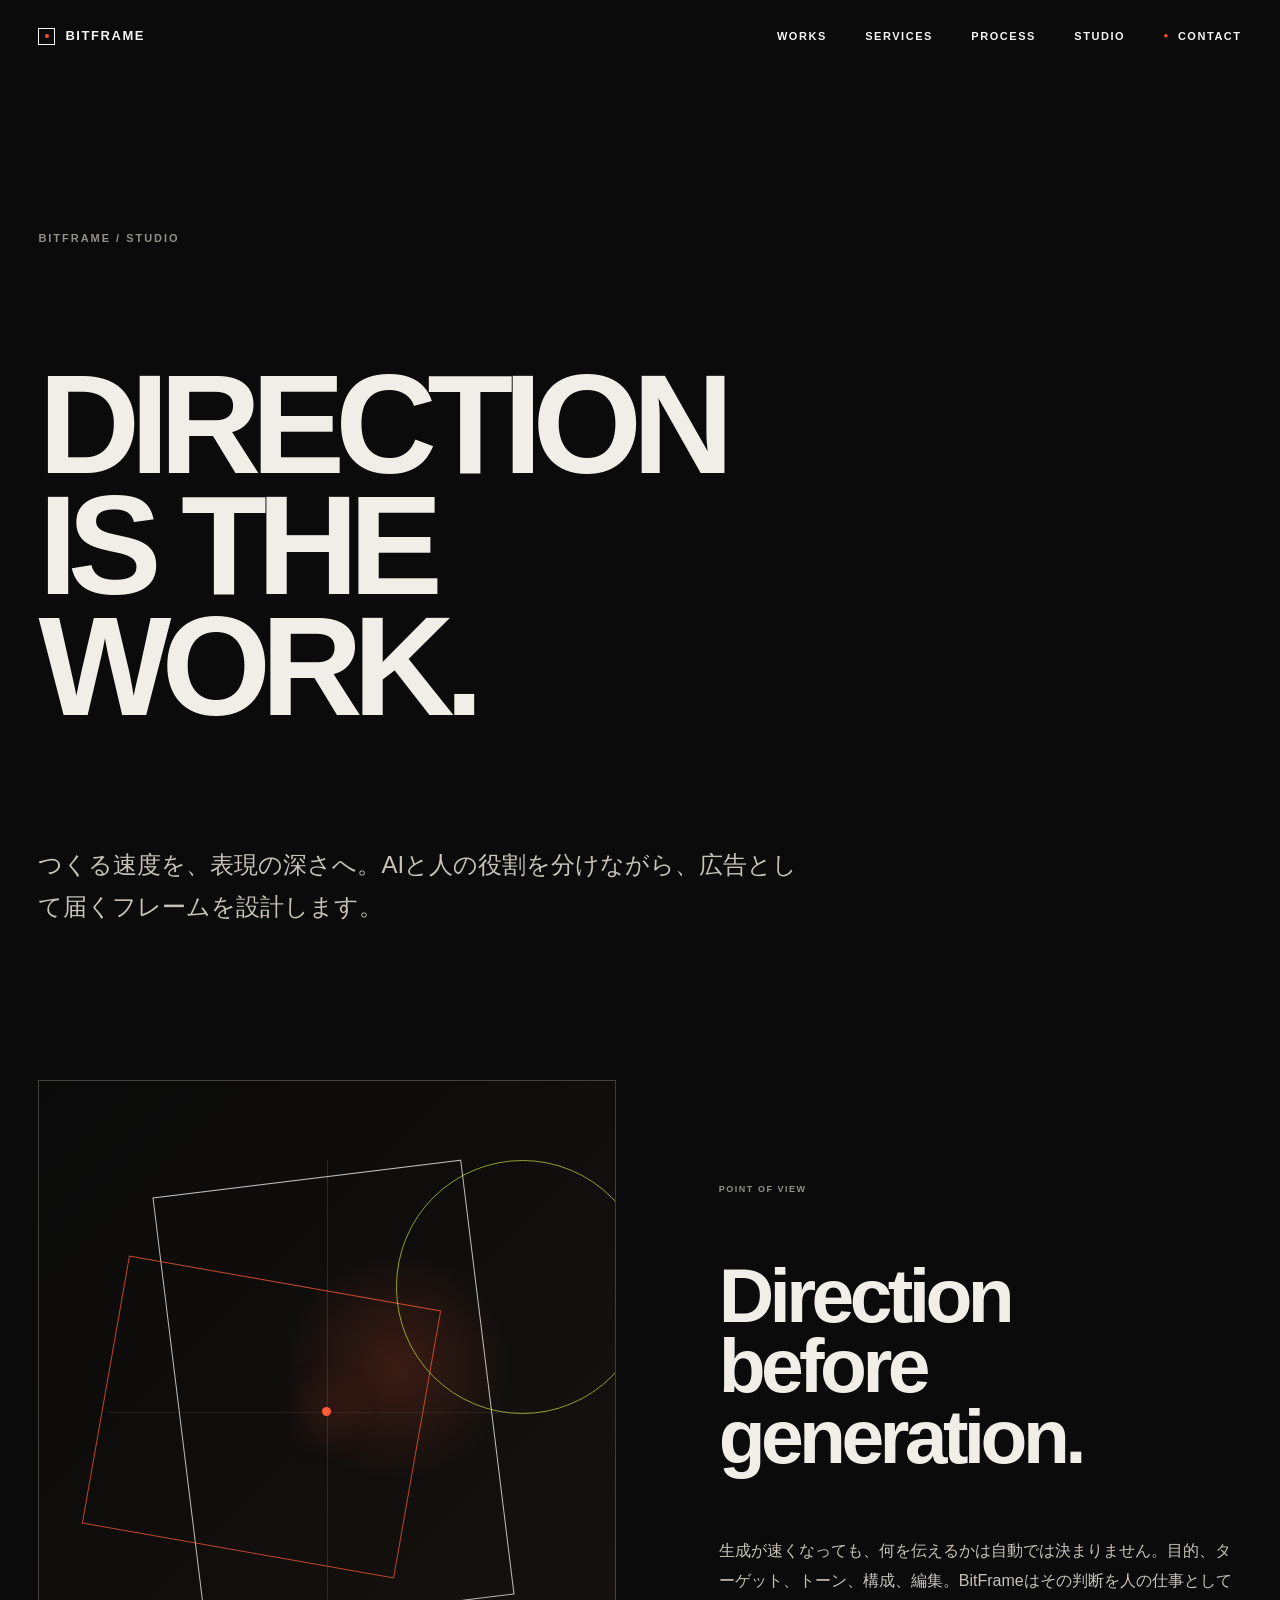
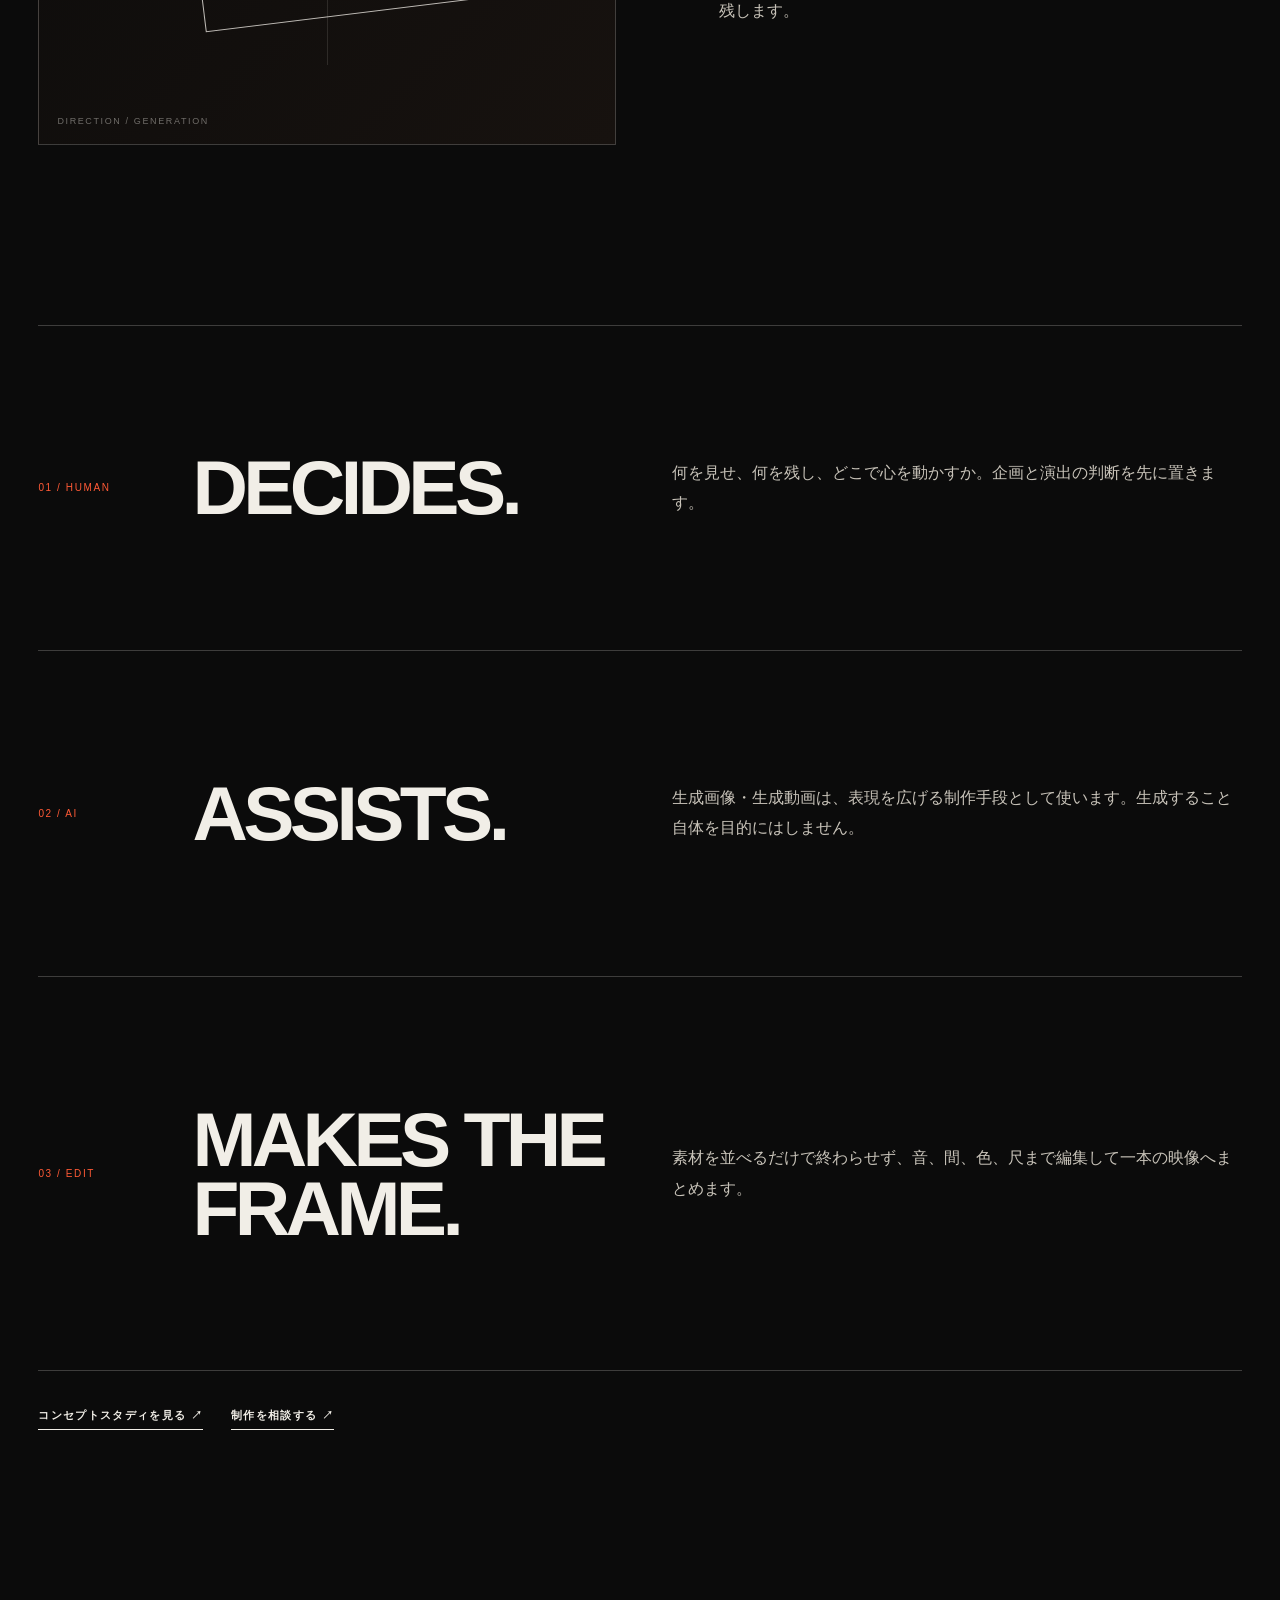
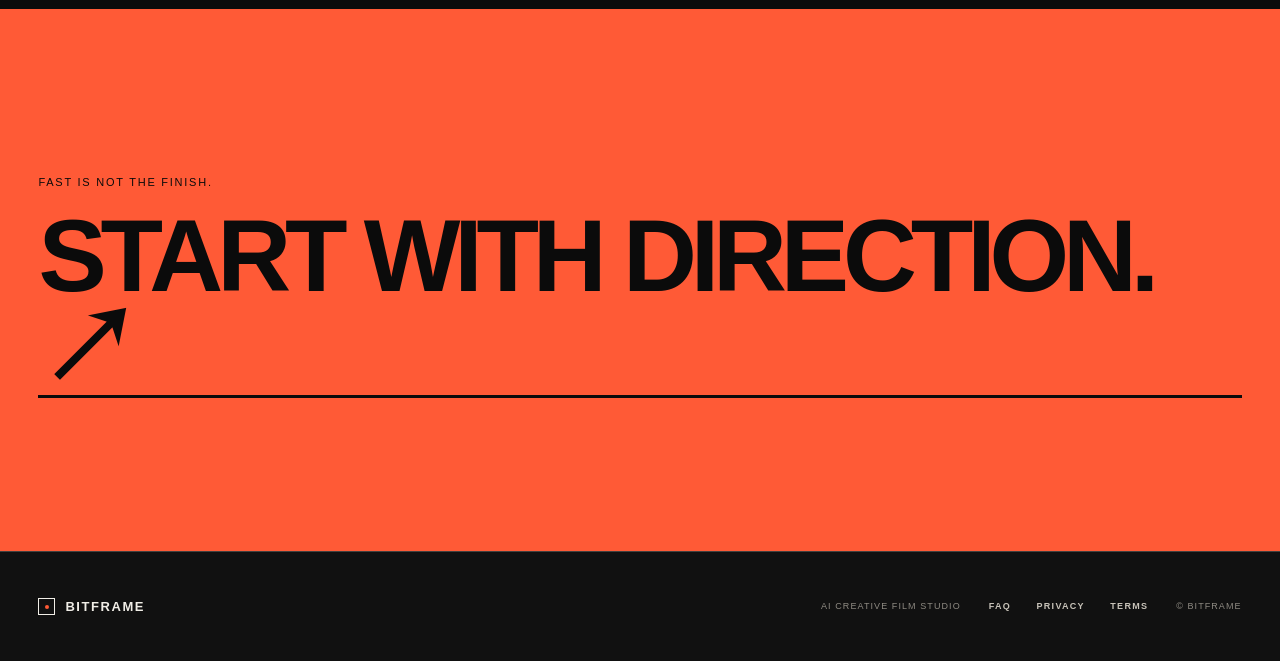
<file: studio.html>
<!doctype html>
<html lang="ja"><head>
<!-- Google tag (gtag.js) -->
<script async src="https://www.googletagmanager.com/gtag/js?id=G-QBKNRDPP3F"></script>
<script>
  window.dataLayer = window.dataLayer || [];
  function gtag(){dataLayer.push(arguments);}
  gtag('js', new Date());
  gtag('config', 'G-QBKNRDPP3F');
</script>
<meta charset="utf-8"><meta name="viewport" content="width=device-width,initial-scale=1,viewport-fit=cover"><meta name="theme-color" content="#0b0b0b"><link rel="icon" href="assets/favicon.svg" type="image/svg+xml">
<title>STUDIO | BitFrame</title><meta name="description" content="BitFrameの制作哲学。AIを制作手段として取り入れながら、目的・演出・構成・編集は人のディレクションで決めます。"><link rel="canonical" href="https://bitframe.rss7.net/studio.html">
<meta property="og:type" content="website"><meta property="og:site_name" content="BitFrame"><meta property="og:title" content="STUDIO | BitFrame"><meta property="og:description" content="BitFrameの制作哲学。AIを制作手段として取り入れながら、目的・演出・構成・編集は人のディレクションで決めます。"><meta property="og:url" content="https://bitframe.rss7.net/studio.html"><meta name="twitter:card" content="summary"><meta name="twitter:title" content="STUDIO | BitFrame"><meta name="twitter:description" content="BitFrameの制作哲学。AIを制作手段として取り入れながら、目的・演出・構成・編集は人のディレクションで決めます。">
<link rel="stylesheet" href="assets/site.css"><link rel="stylesheet" href="assets/subpage.css"><script src="assets/site.js" defer></script></head>
<body><a class="skip-link" href="#main">本文へ移動</a><header class="site-header">
<a class="brand" href="index.html" aria-label="BitFrame ホーム"><span class="brand-mark" aria-hidden="true"></span><span>BITFRAME</span></a>
<nav class="desktop-nav" aria-label="メインナビゲーション"><a href="works.html">WORKS</a><a href="service.html">SERVICES</a><a href="flow-price.html">PROCESS</a><a href="studio.html">STUDIO</a><a class="nav-contact" href="contact.html">CONTACT</a></nav>
<details class="mobile-menu"><summary aria-label="メニューを開く"><span></span><span></span></summary><nav aria-label="モバイルナビゲーション"><a href="works.html">WORKS</a><a href="service.html">SERVICES</a><a href="flow-price.html">PROCESS</a><a href="studio.html">STUDIO</a><a href="contact.html">CONTACT</a></nav></details>
</header><main id="main" class="sub-main">
<section class="sub-hero"><p class="eyebrow">BITFRAME / STUDIO</p><h1>Direction<br>is the<br>work.</h1><p>つくる速度を、表現の深さへ。AIと人の役割を分けながら、広告として届くフレームを設計します。</p></section>
<section class="sub-content studio-layout"><div class="studio-visual" data-studio-motion aria-hidden="true"><span class="studio-frame studio-frame--a"></span><span class="studio-frame studio-frame--b"></span><span class="studio-orbit"></span><span class="studio-signal"></span></div><div class="studio-thesis" data-reveal data-studio-copy><p class="eyebrow">POINT OF VIEW</p><h2>Direction before generation.</h2><p>生成が速くなっても、何を伝えるかは自動では決まりません。目的、ターゲット、トーン、構成、編集。BitFrameはその判断を人の仕事として残します。</p></div></section><section class="sub-content"><div class="principle-list"><article data-reveal><span>01 / HUMAN</span><h2>DECIDES.</h2><p>何を見せ、何を残し、どこで心を動かすか。企画と演出の判断を先に置きます。</p></article><article data-reveal><span>02 / AI</span><h2>ASSISTS.</h2><p>生成画像・生成動画は、表現を広げる制作手段として使います。生成すること自体を目的にはしません。</p></article><article data-reveal><span>03 / EDIT</span><h2>MAKES THE FRAME.</h2><p>素材を並べるだけで終わらせず、音、間、色、尺まで編集して一本の映像へまとめます。</p></article></div><p class="sub-inline-link"><a href="works.html">コンセプトスタディを見る ↗</a><a href="contact.html">制作を相談する ↗</a></p></section><section class="sub-cta"><p>FAST IS NOT THE FINISH.</p><a href="contact.html">START WITH DIRECTION. <span aria-hidden="true">↗</span></a></section></main><footer class="site-footer">
<a class="brand brand--footer" href="index.html"><span class="brand-mark" aria-hidden="true"></span><span>BITFRAME</span></a>
<p class="footer-tagline">AI CREATIVE FILM STUDIO</p>
<nav class="footer-nav" aria-label="フッターナビゲーション"><a href="faq.html">FAQ</a><a href="privacy.html">PRIVACY</a><a href="terms.html">TERMS</a></nav>
<p class="footer-copy">© BITFRAME</p>
</footer></body></html>
</file>
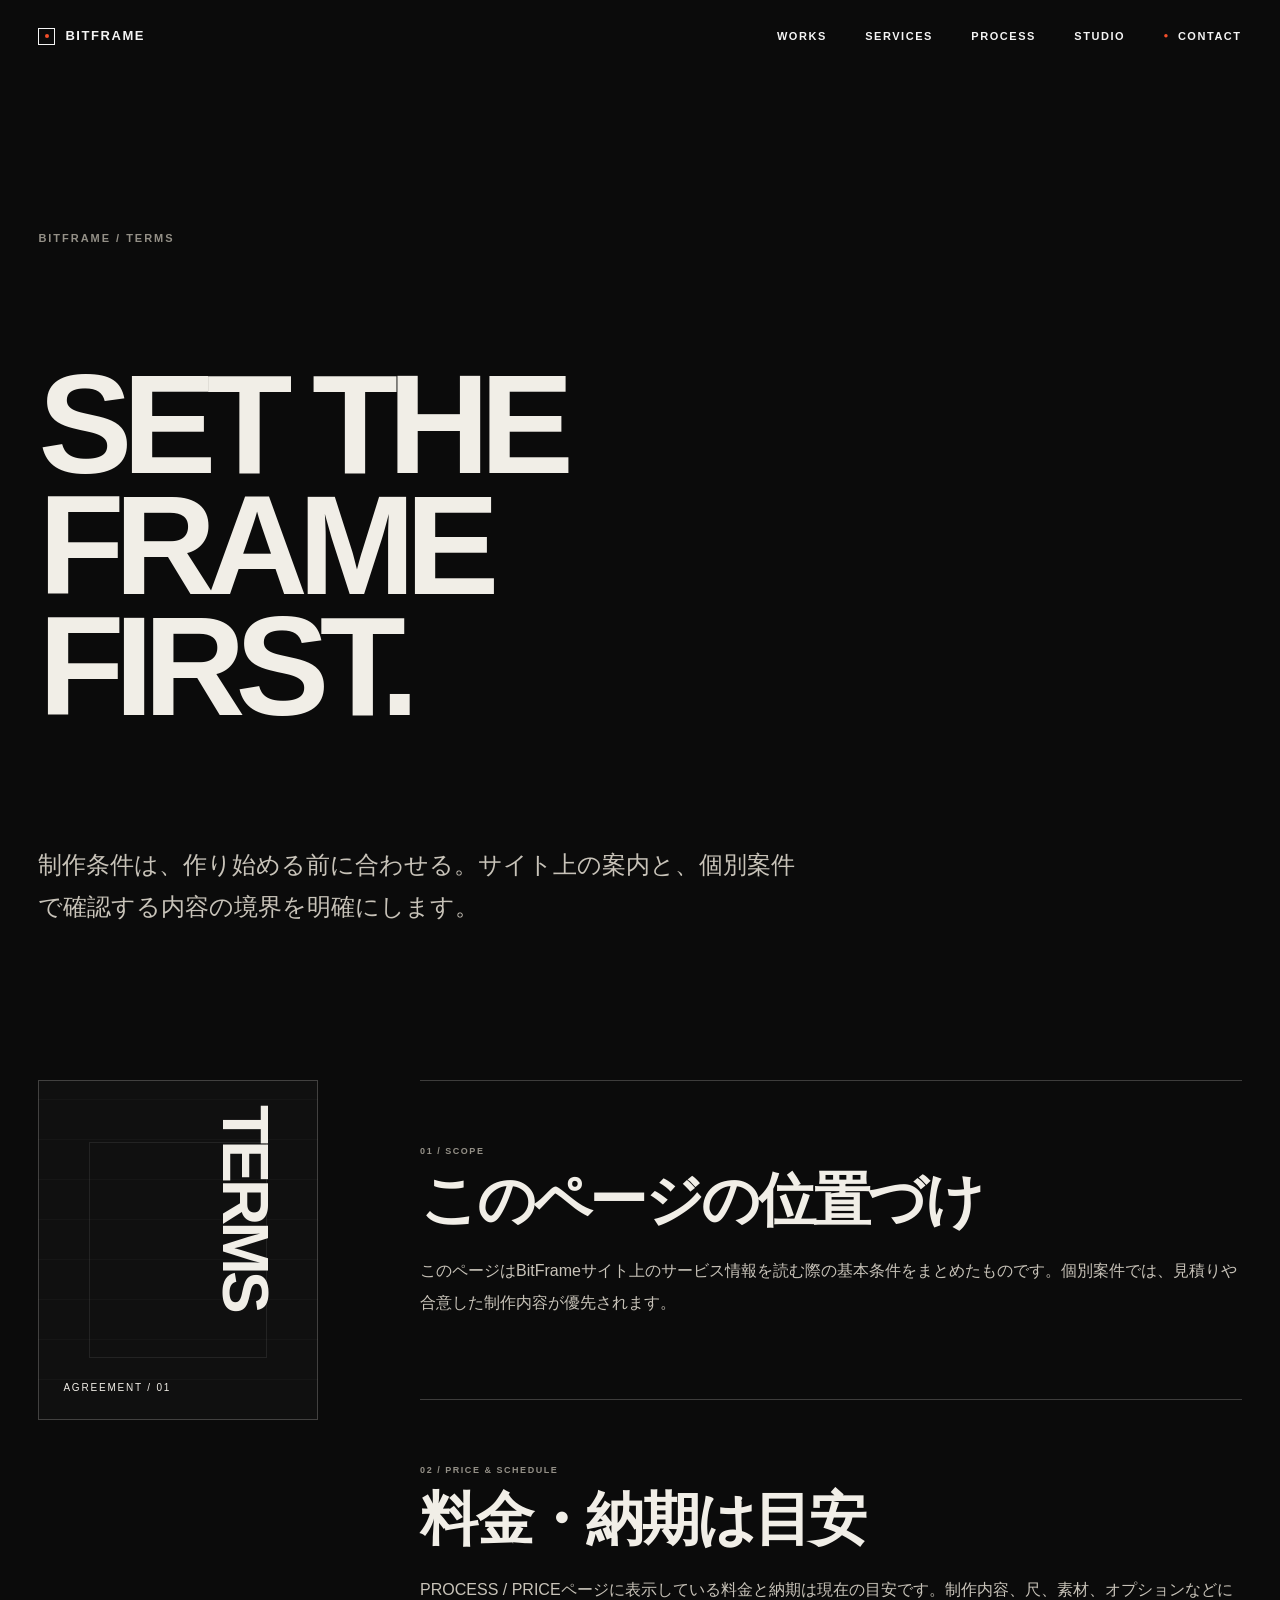
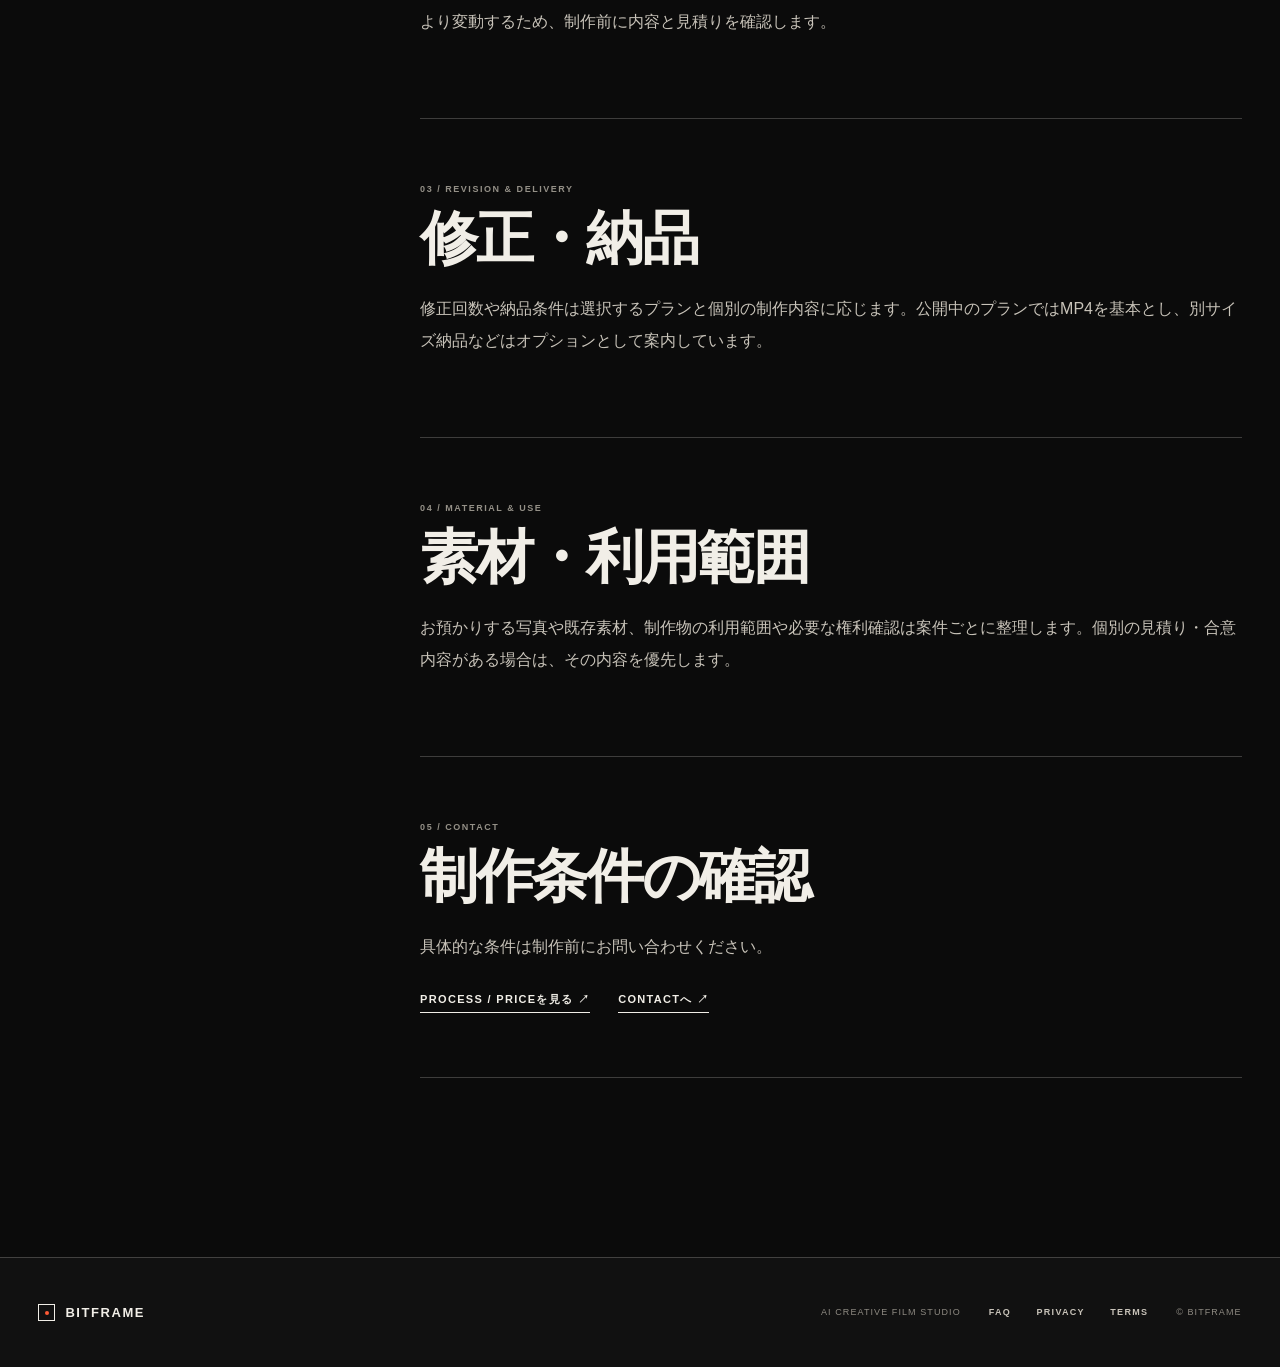
<file: terms.html>
<!doctype html>
<html lang="ja"><head>
<!-- Google tag (gtag.js) -->
<script async src="https://www.googletagmanager.com/gtag/js?id=G-QBKNRDPP3F"></script>
<script>
  window.dataLayer = window.dataLayer || [];
  function gtag(){dataLayer.push(arguments);}
  gtag('js', new Date());
  gtag('config', 'G-QBKNRDPP3F');
</script>
<meta charset="utf-8"><meta name="viewport" content="width=device-width,initial-scale=1,viewport-fit=cover"><meta name="theme-color" content="#0b0b0b"><link rel="icon" href="assets/favicon.svg" type="image/svg+xml">
<title>TERMS | BitFrame</title><meta name="description" content="BitFrameサイト上の料金・納期・修正・納品・素材利用に関する基本的な案内。個別案件では見積りや合意内容を優先します。"><link rel="canonical" href="https://bitframe.rss7.net/terms.html">
<meta property="og:type" content="website"><meta property="og:site_name" content="BitFrame"><meta property="og:title" content="TERMS | BitFrame"><meta property="og:description" content="BitFrameサイト上の料金・納期・修正・納品・素材利用に関する基本的な案内。個別案件では見積りや合意内容を優先します。"><meta property="og:url" content="https://bitframe.rss7.net/terms.html"><meta name="twitter:card" content="summary"><meta name="twitter:title" content="TERMS | BitFrame"><meta name="twitter:description" content="BitFrameサイト上の料金・納期・修正・納品・素材利用に関する基本的な案内。個別案件では見積りや合意内容を優先します。">
<link rel="stylesheet" href="assets/site.css"><link rel="stylesheet" href="assets/subpage.css"><script src="assets/site.js" defer></script></head>
<body><a class="skip-link" href="#main">本文へ移動</a><header class="site-header">
<a class="brand" href="index.html" aria-label="BitFrame ホーム"><span class="brand-mark" aria-hidden="true"></span><span>BITFRAME</span></a>
<nav class="desktop-nav" aria-label="メインナビゲーション"><a href="works.html">WORKS</a><a href="service.html">SERVICES</a><a href="flow-price.html">PROCESS</a><a href="studio.html">STUDIO</a><a class="nav-contact" href="contact.html">CONTACT</a></nav>
<details class="mobile-menu"><summary aria-label="メニューを開く"><span></span><span></span></summary><nav aria-label="モバイルナビゲーション"><a href="works.html">WORKS</a><a href="service.html">SERVICES</a><a href="flow-price.html">PROCESS</a><a href="studio.html">STUDIO</a><a href="contact.html">CONTACT</a></nav></details>
</header><main id="main" class="sub-main">
<section class="sub-hero"><p class="eyebrow">BITFRAME / TERMS</p><h1>Set the frame<br>first.</h1><p>制作条件は、作り始める前に合わせる。サイト上の案内と、個別案件で確認する内容の境界を明確にします。</p></section>
<section class="sub-content policy-layout terms-layout"><aside class="policy-index" aria-hidden="true"><span>TERMS</span><span>AGREEMENT / 01</span></aside><div class="policy-copy"><section><p class="eyebrow">01 / SCOPE</p><h2>このページの位置づけ</h2><p>このページはBitFrameサイト上のサービス情報を読む際の基本条件をまとめたものです。個別案件では、見積りや合意した制作内容が優先されます。</p></section><section><p class="eyebrow">02 / PRICE &amp; SCHEDULE</p><h2>料金・納期は目安</h2><p>PROCESS / PRICEページに表示している料金と納期は現在の目安です。制作内容、尺、素材、オプションなどにより変動するため、制作前に内容と見積りを確認します。</p></section><section><p class="eyebrow">03 / REVISION &amp; DELIVERY</p><h2>修正・納品</h2><p>修正回数や納品条件は選択するプランと個別の制作内容に応じます。公開中のプランではMP4を基本とし、別サイズ納品などはオプションとして案内しています。</p></section><section><p class="eyebrow">04 / MATERIAL &amp; USE</p><h2>素材・利用範囲</h2><p>お預かりする写真や既存素材、制作物の利用範囲や必要な権利確認は案件ごとに整理します。個別の見積り・合意内容がある場合は、その内容を優先します。</p></section><section><p class="eyebrow">05 / CONTACT</p><h2>制作条件の確認</h2><p>具体的な条件は制作前にお問い合わせください。</p><p class="sub-inline-link"><a href="flow-price.html">PROCESS / PRICEを見る ↗</a><a href="contact.html">CONTACTへ ↗</a></p></section></div></section></main><footer class="site-footer">
<a class="brand brand--footer" href="index.html"><span class="brand-mark" aria-hidden="true"></span><span>BITFRAME</span></a>
<p class="footer-tagline">AI CREATIVE FILM STUDIO</p>
<nav class="footer-nav" aria-label="フッターナビゲーション"><a href="faq.html">FAQ</a><a href="privacy.html">PRIVACY</a><a href="terms.html">TERMS</a></nav>
<p class="footer-copy">© BITFRAME</p>
</footer></body></html>
</file>
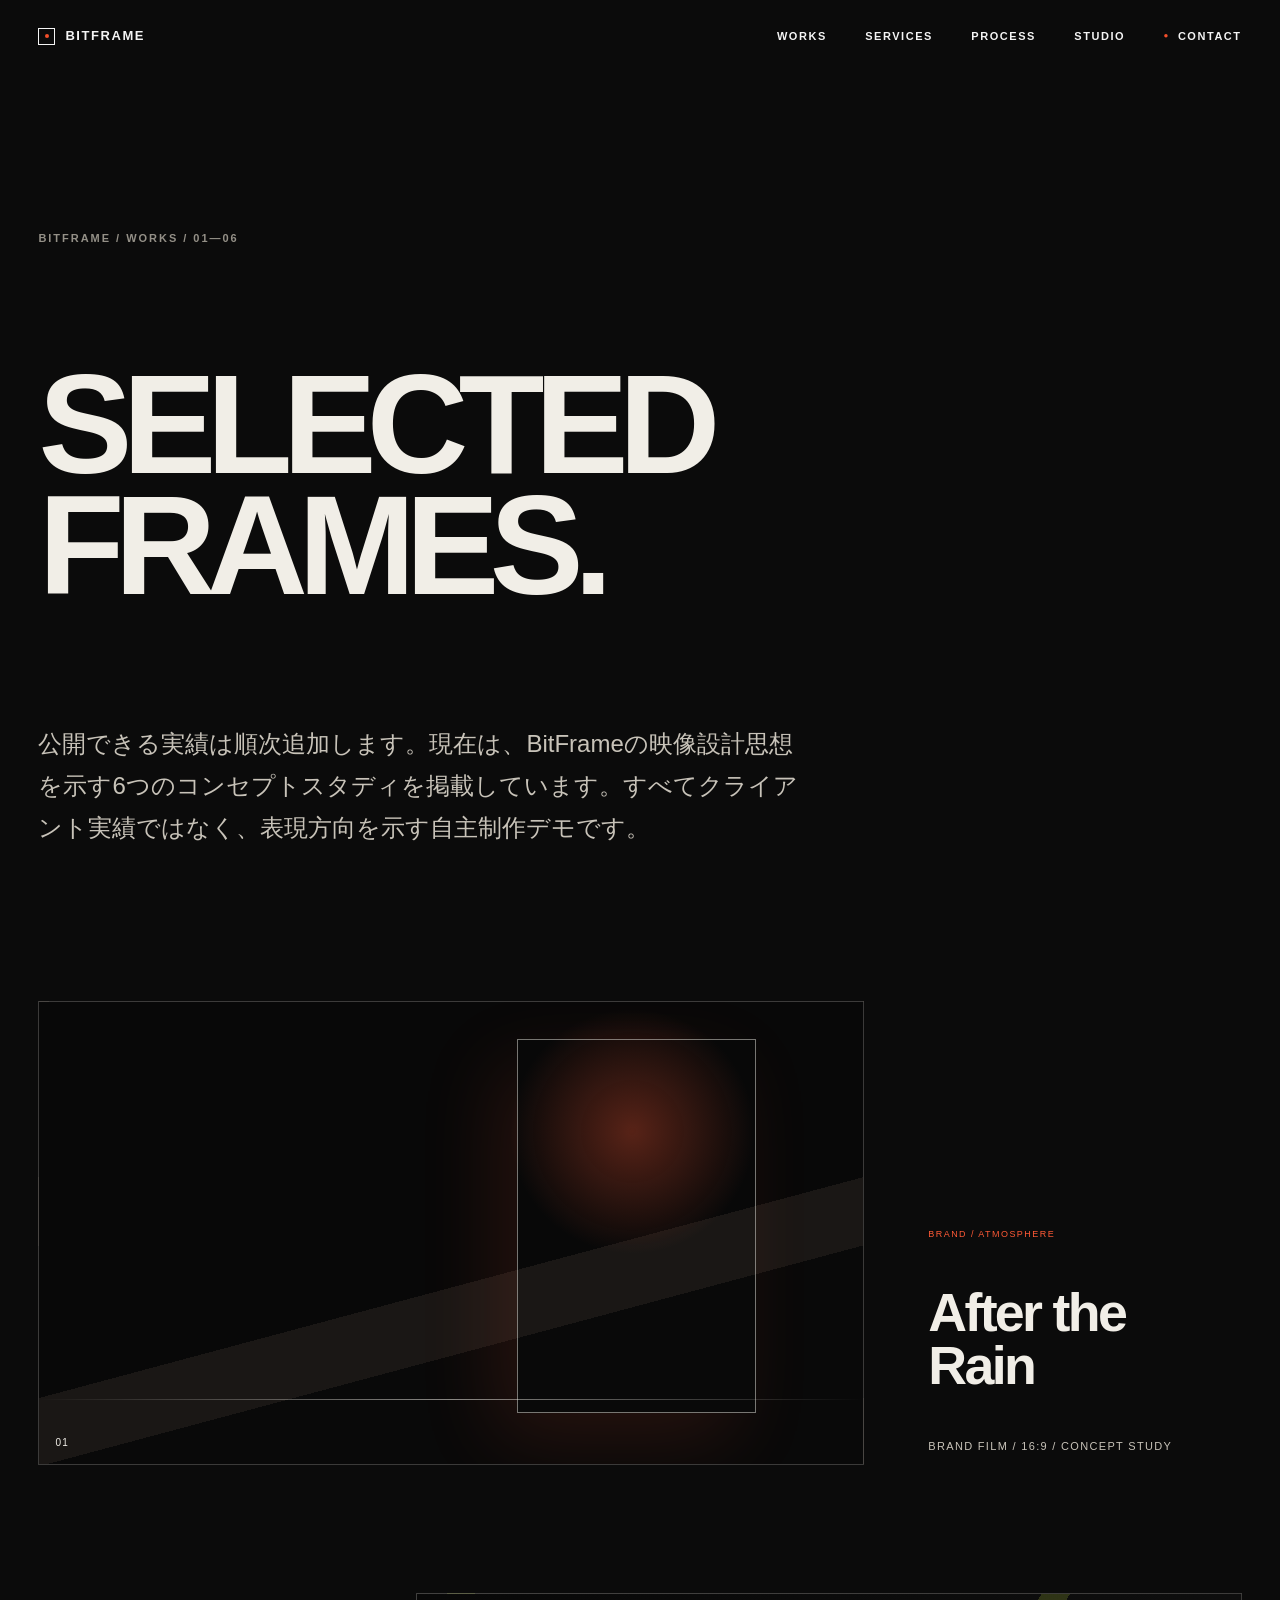
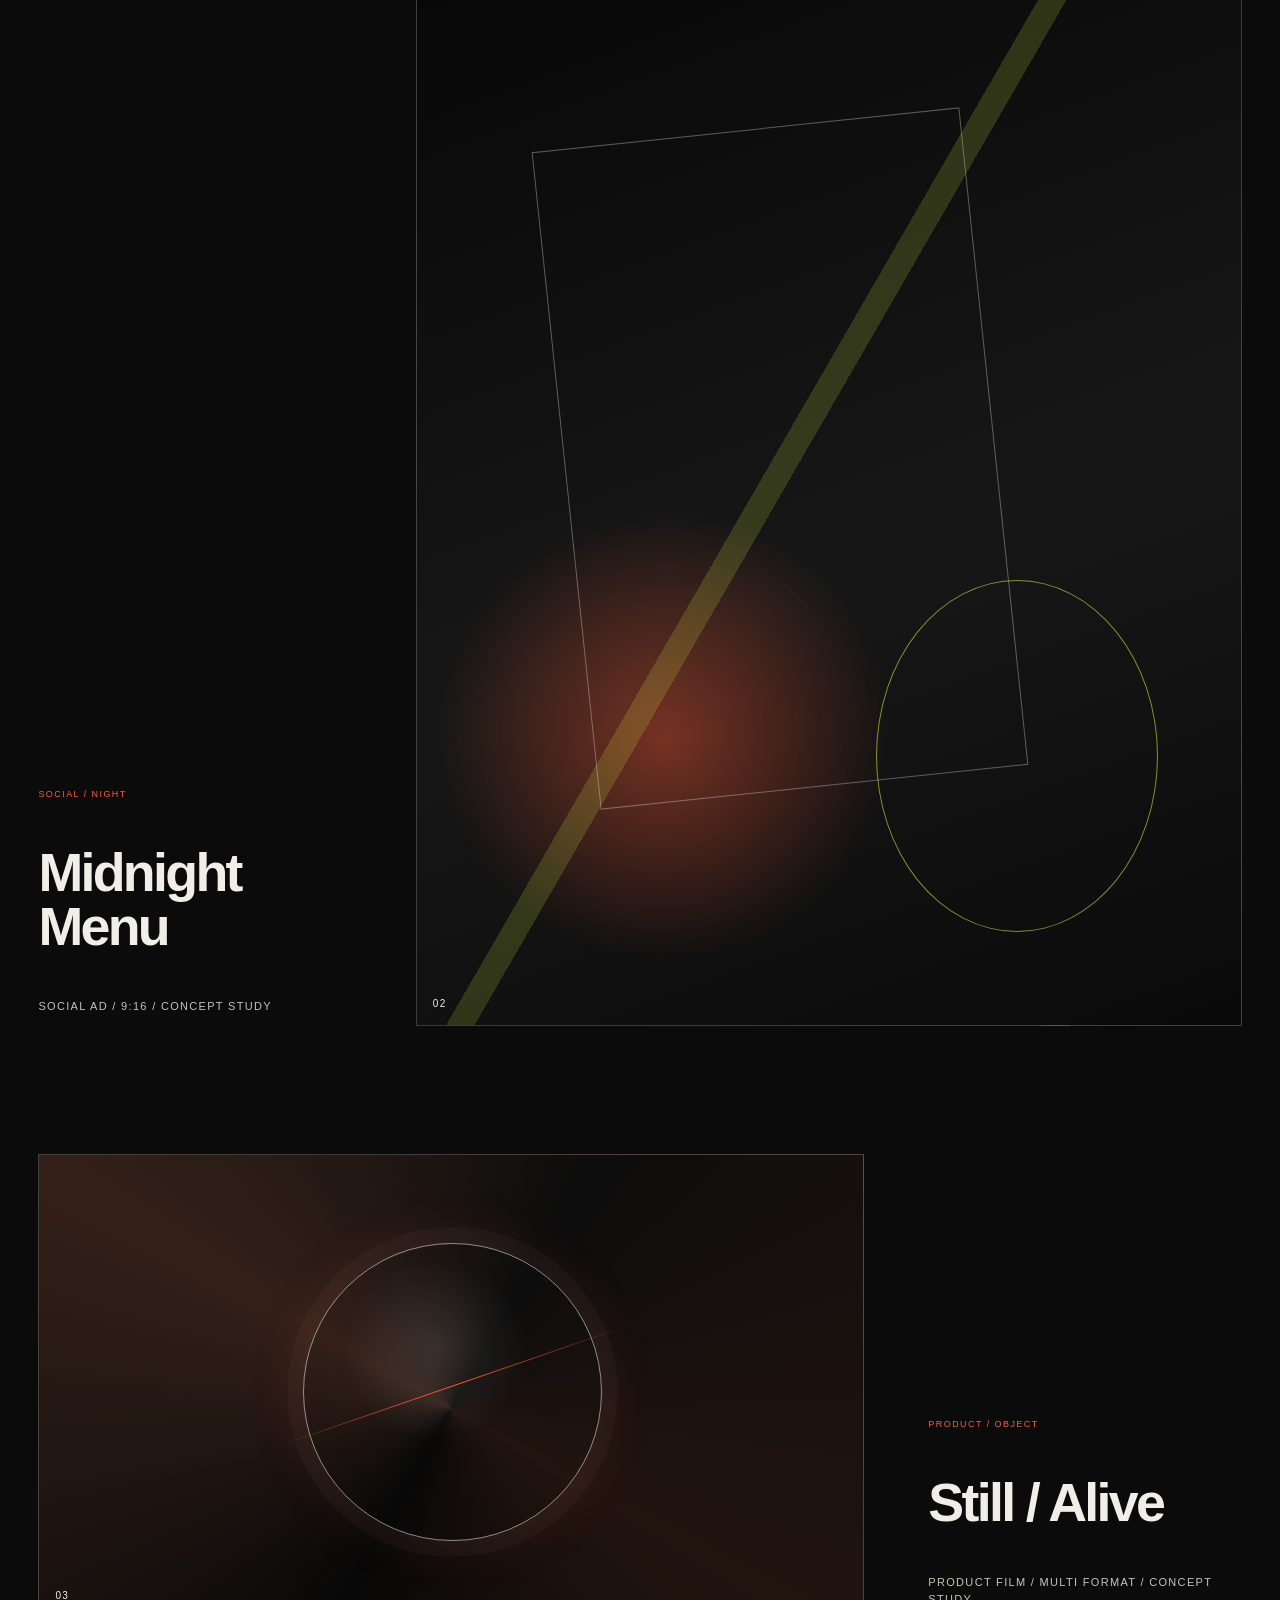
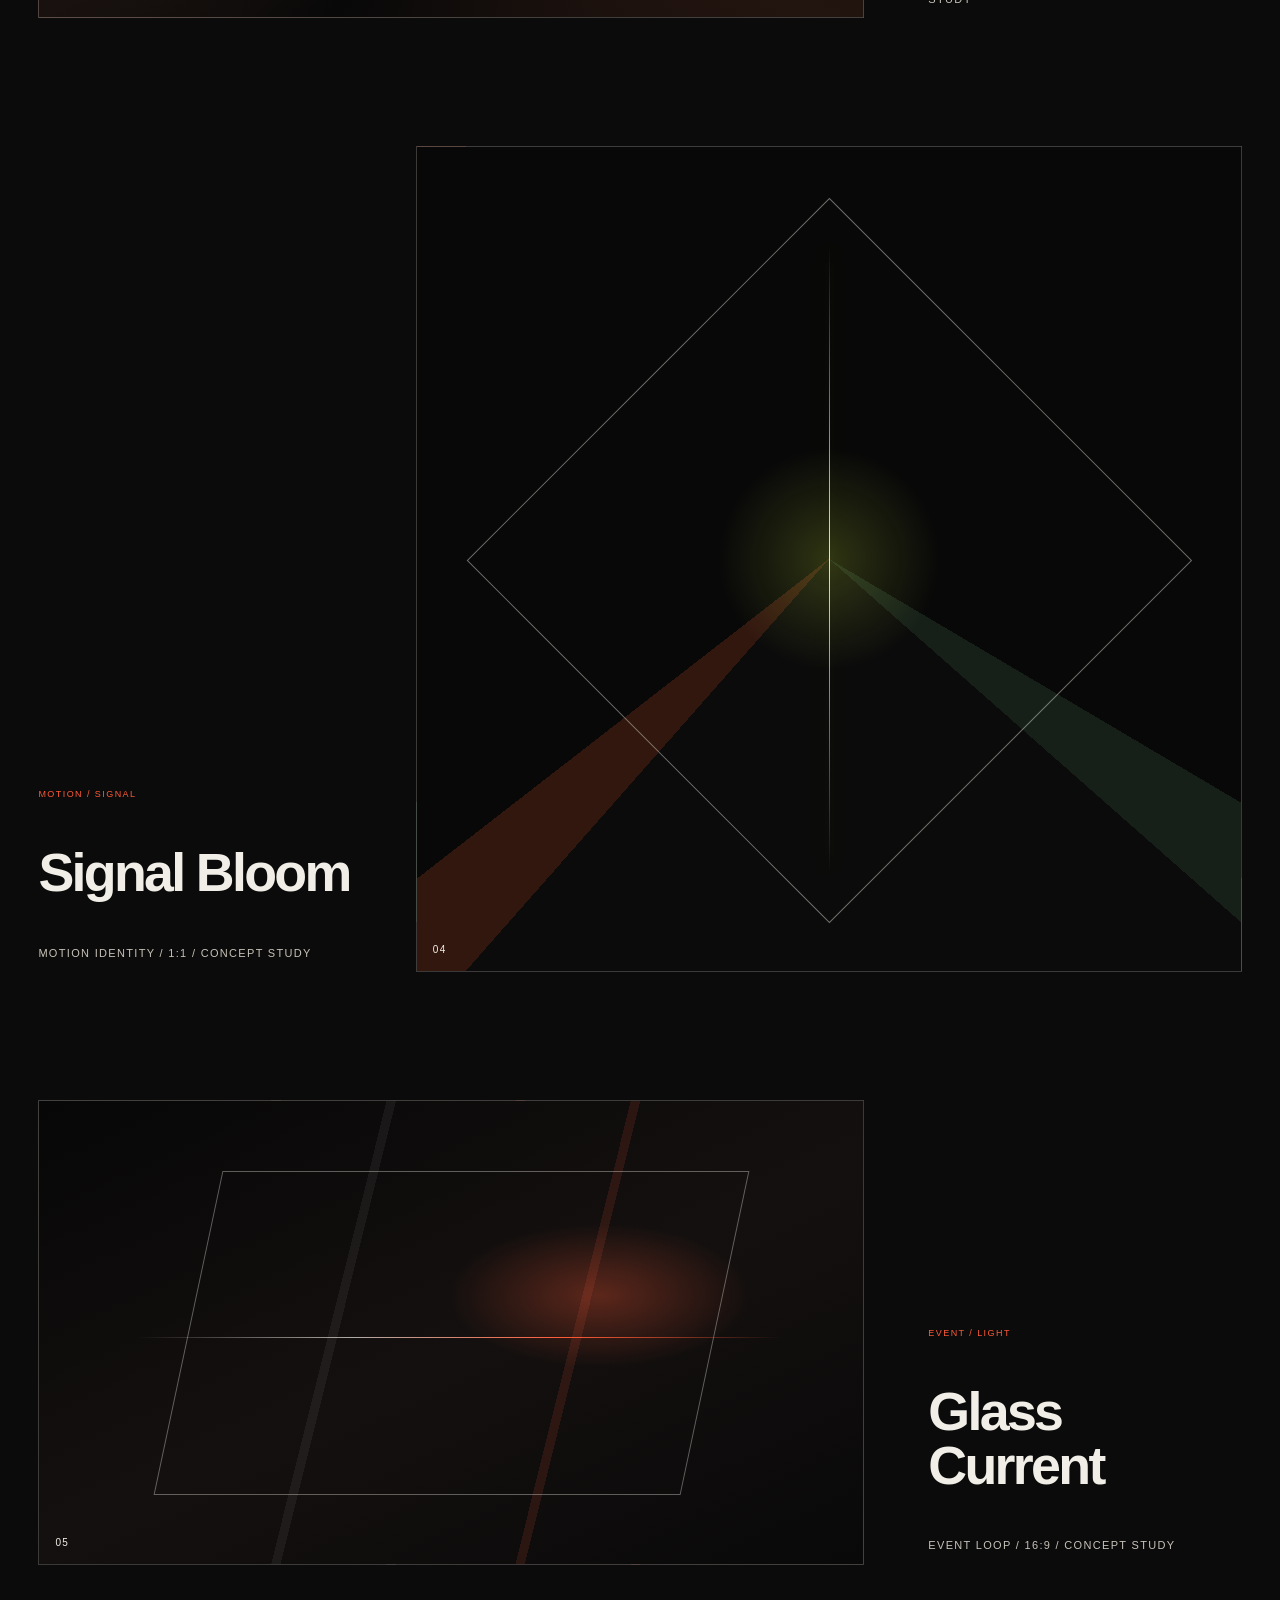
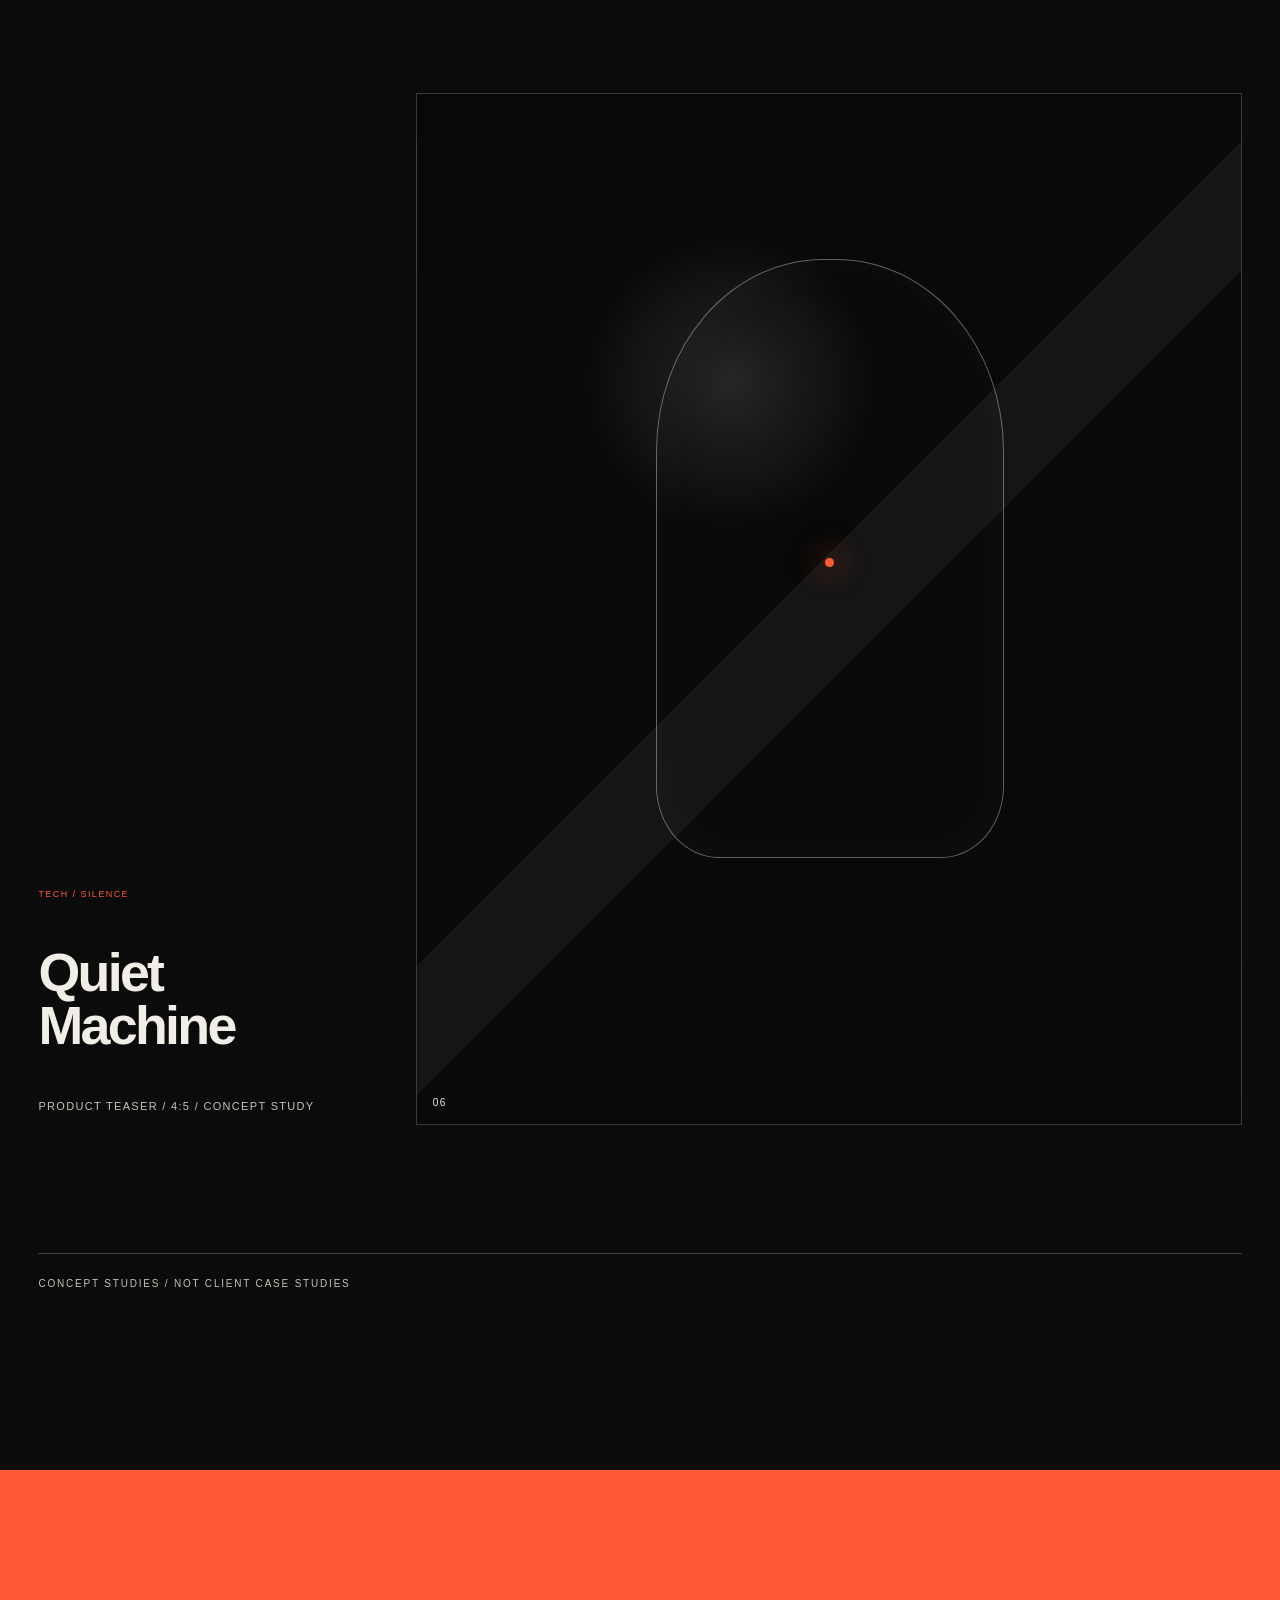
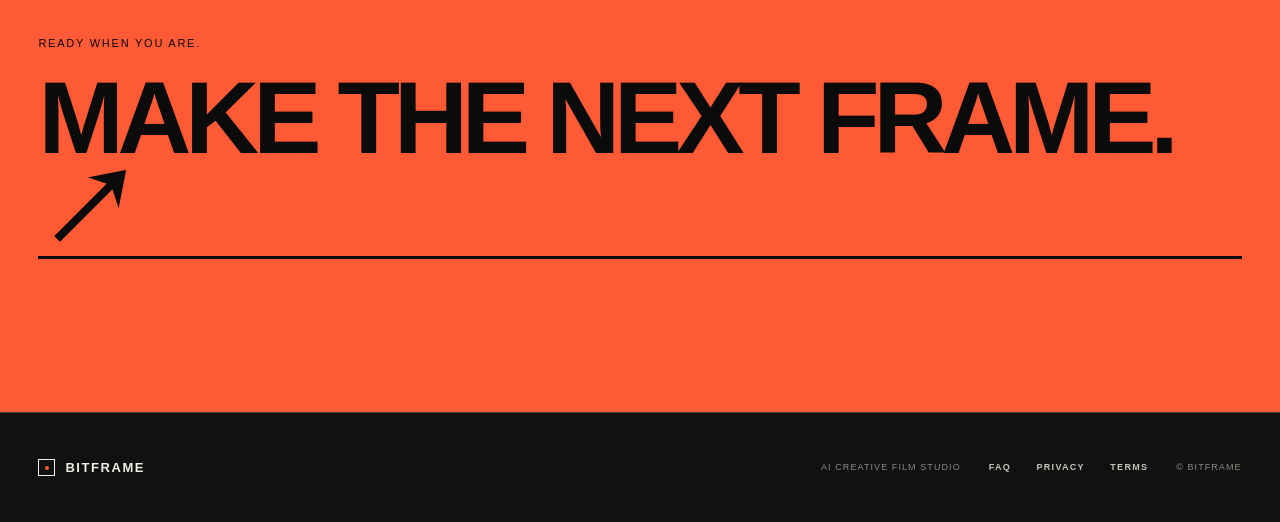
<file: works.html>
<!doctype html>
<html lang="ja"><head>
<!-- Google tag (gtag.js) -->
<script async src="https://www.googletagmanager.com/gtag/js?id=G-QBKNRDPP3F"></script>
<script>
  window.dataLayer = window.dataLayer || [];
  function gtag(){dataLayer.push(arguments);}
  gtag('js', new Date());
  gtag('config', 'G-QBKNRDPP3F');
</script>
<meta charset="utf-8"><meta name="viewport" content="width=device-width,initial-scale=1,viewport-fit=cover"><meta name="theme-color" content="#0b0b0b"><link rel="icon" href="assets/favicon.svg" type="image/svg+xml">
<title>WORKS | BitFrame</title><meta name="description" content="BitFrameの映像設計思想を示す6つのコンセプトスタディ。ブランド、SNS、プロダクト、イベント、モーション表現の方向性を掲載しています。"><link rel="canonical" href="https://bitframe.rss7.net/works.html">
<meta property="og:type" content="website"><meta property="og:site_name" content="BitFrame"><meta property="og:title" content="WORKS | BitFrame"><meta property="og:description" content="BitFrameの映像設計思想を示す6つのコンセプトスタディ。"><meta property="og:url" content="https://bitframe.rss7.net/works.html"><meta name="twitter:card" content="summary"><meta name="twitter:title" content="WORKS | BitFrame"><meta name="twitter:description" content="BitFrameの映像設計思想を示す6つのコンセプトスタディ。">
<link rel="stylesheet" href="assets/site.css"><link rel="stylesheet" href="assets/subpage.css"><script src="assets/site.js" defer></script></head>
<body><a class="skip-link" href="#main">本文へ移動</a><header class="site-header">
<a class="brand" href="index.html" aria-label="BitFrame ホーム"><span class="brand-mark" aria-hidden="true"></span><span>BITFRAME</span></a>
<nav class="desktop-nav" aria-label="メインナビゲーション"><a href="works.html">WORKS</a><a href="service.html">SERVICES</a><a href="flow-price.html">PROCESS</a><a href="studio.html">STUDIO</a><a class="nav-contact" href="contact.html">CONTACT</a></nav>
<details class="mobile-menu"><summary aria-label="メニューを開く"><span></span><span></span></summary><nav aria-label="モバイルナビゲーション"><a href="works.html">WORKS</a><a href="service.html">SERVICES</a><a href="flow-price.html">PROCESS</a><a href="studio.html">STUDIO</a><a href="contact.html">CONTACT</a></nav></details>
</header><main id="main" class="sub-main">
<section class="sub-hero"><p class="eyebrow">BITFRAME / WORKS / 01—06</p><h1>Selected Frames.</h1><p>公開できる実績は順次追加します。現在は、BitFrameの映像設計思想を示す6つのコンセプトスタディを掲載しています。すべてクライアント実績ではなく、表現方向を示す自主制作デモです。</p></section>
<section class="sub-content works-study-list">
<article class="sub-work" data-reveal><div class="sub-media sub-media--1" aria-hidden="true"><span>01</span></div><div><p class="work-kicker">BRAND / ATMOSPHERE</p><h2>After the Rain</h2><p>BRAND FILM / 16:9 / CONCEPT STUDY</p></div></article>
<article class="sub-work" data-reveal><div class="sub-media sub-media--2" aria-hidden="true"><span>02</span></div><div><p class="work-kicker">SOCIAL / NIGHT</p><h2>Midnight Menu</h2><p>SOCIAL AD / 9:16 / CONCEPT STUDY</p></div></article>
<article class="sub-work" data-reveal><div class="sub-media sub-media--3" aria-hidden="true"><span>03</span></div><div><p class="work-kicker">PRODUCT / OBJECT</p><h2>Still / Alive</h2><p>PRODUCT FILM / MULTI FORMAT / CONCEPT STUDY</p></div></article>
<article class="sub-work" data-reveal><div class="sub-media sub-media--4" aria-hidden="true"><span>04</span></div><div><p class="work-kicker">MOTION / SIGNAL</p><h2>Signal Bloom</h2><p>MOTION IDENTITY / 1:1 / CONCEPT STUDY</p></div></article>
<article class="sub-work" data-reveal><div class="sub-media sub-media--5" aria-hidden="true"><span>05</span></div><div><p class="work-kicker">EVENT / LIGHT</p><h2>Glass Current</h2><p>EVENT LOOP / 16:9 / CONCEPT STUDY</p></div></article>
<article class="sub-work" data-reveal><div class="sub-media sub-media--6" aria-hidden="true"><span>06</span></div><div><p class="work-kicker">TECH / SILENCE</p><h2>Quiet Machine</h2><p>PRODUCT TEASER / 4:5 / CONCEPT STUDY</p></div></article>
<p class="works-disclaimer">CONCEPT STUDIES / NOT CLIENT CASE STUDIES</p>
</section>
<section class="sub-cta"><p>READY WHEN YOU ARE.</p><a href="contact.html">MAKE THE NEXT FRAME. <span aria-hidden="true">↗</span></a></section></main>
<footer class="site-footer">
<a class="brand brand--footer" href="index.html"><span class="brand-mark" aria-hidden="true"></span><span>BITFRAME</span></a>
<p class="footer-tagline">AI CREATIVE FILM STUDIO</p>
<nav class="footer-nav" aria-label="フッターナビゲーション"><a href="faq.html">FAQ</a><a href="privacy.html">PRIVACY</a><a href="terms.html">TERMS</a></nav>
<p class="footer-copy">© BITFRAME</p>
</footer></body></html>
</file>
<file: assets/site.css>
@charset "UTF-8";

:root {
  --ink: #0b0b0b;
  --ink-soft: #171717;
  --paper: #f1eee7;
  --paper-dim: #c8c3b9;
  --signal: #ff5a36;
  --lime: #dfff45;
  --line: rgba(241, 238, 231, .22);
  --pad: clamp(18px, 3vw, 48px);
  --max: 1680px;
  --ease: cubic-bezier(.2, .8, .2, 1);
  --header-h: 72px;
}

* { box-sizing: border-box; }
html { scroll-behavior: smooth; background: var(--ink); }
body {
  margin: 0;
  color: var(--paper);
  background: var(--ink);
  font-family: "Helvetica Neue", Helvetica, Arial, "Yu Gothic", "Hiragino Kaku Gothic ProN", sans-serif;
  font-size: 16px;
  line-height: 1.5;
  overflow-x: clip;
  text-rendering: optimizeLegibility;
  -webkit-font-smoothing: antialiased;
}

a { color: inherit; text-decoration: none; }
a, summary { -webkit-tap-highlight-color: transparent; }
img, video { display: block; max-width: 100%; }
button, input, textarea, select { font: inherit; }
::selection { color: var(--ink); background: var(--lime); }

.skip-link {
  position: fixed;
  z-index: 9999;
  top: 8px;
  left: 8px;
  padding: 10px 14px;
  color: var(--ink);
  background: var(--paper);
  transform: translateY(-140%);
  transition: transform .2s ease;
}
.skip-link:focus { transform: translateY(0); }

:focus-visible {
  outline: 2px solid var(--lime);
  outline-offset: 4px;
}

.site-header {
  position: fixed;
  z-index: 100;
  top: 0;
  left: 0;
  width: 100%;
  min-height: var(--header-h);
  display: flex;
  align-items: center;
  justify-content: space-between;
  gap: 24px;
  padding: 14px var(--pad);
  mix-blend-mode: difference;
  color: #fff;
  border-bottom: 1px solid transparent;
  transition: background .35s var(--ease), border-color .35s var(--ease);
}
.site-header.is-past-hero {
  mix-blend-mode: normal;
  background: rgba(11,11,11,.92);
  border-bottom-color: rgba(255,255,255,.09);
  backdrop-filter: blur(12px);
}

.brand {
  display: inline-flex;
  align-items: center;
  gap: 10px;
  min-height: 44px;
  font-size: 13px;
  font-weight: 800;
  letter-spacing: .12em;
}
.brand-mark {
  position: relative;
  width: 17px;
  height: 17px;
  border: 1px solid currentColor;
}
.brand-mark::after {
  content: "";
  position: absolute;
  top: 50%; left: 50%;
  width: 4px; height: 4px;
  background: var(--signal);
  border-radius: 50%;
  transform: translate(-50%, -50%);
}

.desktop-nav { display: flex; align-items: center; gap: clamp(20px, 3vw, 44px); }
.desktop-nav a {
  position: relative;
  min-height: 44px;
  display: inline-flex;
  align-items: center;
  font-size: 11px;
  font-weight: 700;
  letter-spacing: .14em;
}
.desktop-nav a::after {
  content: "";
  position: absolute;
  left: 0; bottom: 7px;
  width: 100%; height: 1px;
  background: currentColor;
  transform: scaleX(0);
  transform-origin: right;
  transition: transform .35s var(--ease);
}
.desktop-nav a:hover::after,
.desktop-nav a:focus-visible::after { transform: scaleX(1); transform-origin: left; }
.nav-contact::before { content: "●"; margin-right: 8px; color: var(--signal); font-size: 8px; }
.mobile-menu { display: none; }

.hero {
  position: relative;
  min-height: 100svh;
  max-width: var(--max);
  margin: 0 auto;
  padding: calc(var(--header-h) + 28px) var(--pad) 34px;
  display: grid;
  grid-template-columns: repeat(12, minmax(0, 1fr));
  grid-template-rows: auto 1fr auto;
  gap: 12px clamp(8px, 1.2vw, 20px);
  isolation: isolate;
  overflow-x: clip;
}
.hero::before {
  content: "";
  position: absolute;
  z-index: -2;
  inset: 0;
  background:
    radial-gradient(circle at 78% 43%, rgba(255,90,54,.14), transparent 24%),
    linear-gradient(90deg, transparent 0 49.9%, rgba(255,255,255,.035) 50%, transparent 50.1% 100%);
}

.hero-meta {
  grid-column: 1 / -1;
  display: flex;
  justify-content: space-between;
  gap: 18px;
  padding-top: 4px;
  font-size: 10px;
  font-weight: 700;
  letter-spacing: .16em;
  color: var(--paper-dim);
}

.hero-title {
  position: absolute;
  z-index: 2;
  inset: 13vh var(--pad) auto;
  margin: 0;
  pointer-events: none;
  mix-blend-mode: difference;
  font-size: clamp(90px, 17.4vw, 330px);
  font-weight: 900;
  line-height: .72;
  letter-spacing: -.075em;
  text-transform: uppercase;
}
.hero-word { display: block; white-space: nowrap; }
.hero-word--bit { text-align: left; }
.hero-word--frame { margin-top: .16em; text-align: right; }

.hero-window {
  position: relative;
  z-index: 1;
  grid-column: 4 / 10;
  grid-row: 2;
  align-self: center;
  margin-top: 13vh;
  aspect-ratio: 16 / 10;
  overflow: hidden;
  background: #252525;
  border: 1px solid rgba(255,255,255,.16);
  transform: translate3d(0, var(--depth-y, 0), 0);
  transition: transform .9s var(--ease);
}
.hero-window::after {
  content: "";
  position: absolute;
  inset: 0;
  box-shadow: inset 0 0 0 1px rgba(255,255,255,.05);
  pointer-events: none;
}

.frame-meta {
  position: absolute;
  z-index: 3;
  inset: auto 12px 10px;
  display: flex;
  justify-content: space-between;
  gap: 10px;
  font-size: 9px;
  letter-spacing: .13em;
  color: rgba(255,255,255,.74);
}

.hero-copy {
  z-index: 3;
  grid-column: 1 / 4;
  grid-row: 2;
  align-self: end;
  padding-bottom: clamp(18px, 3vw, 50px);
}
.hero-lead { margin: 0 0 18px; font-size: clamp(24px, 2.2vw, 38px); font-weight: 700; line-height: 1.22; letter-spacing: -.035em; }
.hero-sub { max-width: 290px; margin: 0; color: var(--paper-dim); font-size: 12px; line-height: 1.8; }
.hero-actions {
  z-index: 3;
  grid-column: 10 / -1;
  grid-row: 2;
  align-self: end;
  padding-bottom: clamp(18px, 3vw, 50px);
}
.text-link {
  min-height: 48px;
  display: flex;
  align-items: center;
  justify-content: space-between;
  gap: 16px;
  border-top: 1px solid var(--line);
  font-size: 10px;
  font-weight: 700;
  letter-spacing: .13em;
  transition: padding .35s var(--ease), background .35s var(--ease);
}
.text-link:last-child { border-bottom: 1px solid var(--line); }
.text-link:hover { padding-inline: 10px; background: rgba(255,255,255,.045); }
.scroll-note {
  grid-column: 1 / -1;
  grid-row: 3;
  margin: 0;
  display: flex;
  align-items: center;
  gap: 10px;
  font-size: 8px;
  letter-spacing: .2em;
  color: #8b8881;
}
.scroll-note span { width: 34px; height: 1px; background: currentColor; }

.marquee {
  position: relative;
  width: 100vw;
  max-width: 100vw;
  left: 50%;
  margin-left: -50vw;
  overflow: hidden;
  border-top: 1px solid var(--line);
  border-bottom: 1px solid var(--line);
  background: var(--ink);
  padding: clamp(14px, 2.4vw, 26px) 0;
}
.marquee-track {
  display: flex;
  width: max-content;
  align-items: center;
  gap: clamp(28px, 5vw, 64px);
  animation: marquee-scroll 34s linear infinite;
  will-change: transform;
}
.marquee-item {
  display: flex;
  align-items: center;
  gap: clamp(28px, 5vw, 64px);
  margin: 0;
  font-size: clamp(24px, 5.2vw, 60px);
  font-weight: 800;
  letter-spacing: -.03em;
  text-transform: uppercase;
  white-space: nowrap;
  color: var(--paper);
}
@supports (-webkit-text-stroke: 1px #fff) or (text-stroke: 1px #fff) {
  .marquee-item { color: transparent; -webkit-text-stroke: 1px var(--paper); text-stroke: 1px var(--paper); }
}
.marquee-item::after { content: "◆"; font-size: .3em; -webkit-text-stroke: 0; text-stroke: 0; color: var(--signal); }
@keyframes marquee-scroll {
  from { transform: translate3d(0, 0, 0); }
  to { transform: translate3d(-50%, 0, 0); }
}

.section-shell { max-width: var(--max); margin: 0 auto; padding: clamp(110px, 15vw, 250px) var(--pad); }
[data-cut] { position: relative; }
[data-cut]::before {
  content: "";
  position: absolute;
  z-index: 6;
  top: 0;
  left: var(--pad);
  right: var(--pad);
  height: 1px;
  background: currentColor;
  opacity: .24;
  transform: scaleX(.08);
  transform-origin: left center;
  transition: transform 1.05s var(--ease);
  pointer-events: none;
}
[data-cut].is-cut::before { transform: scaleX(1); }
.section-head {
  display: grid;
  grid-template-columns: repeat(12, minmax(0,1fr));
  gap: 12px clamp(8px, 1.2vw, 20px);
  align-items: end;
  margin-bottom: clamp(70px, 10vw, 160px);
}
.eyebrow { margin: 0; font-size: 9px; font-weight: 700; letter-spacing: .17em; text-transform: uppercase; color: #949087; }
.section-head .eyebrow { grid-column: 1 / 4; align-self: start; padding-top: 1.3em; }
.section-head h2 {
  grid-column: 4 / 10;
  margin: 0;
  font-size: clamp(54px, 8.4vw, 160px);
  font-weight: 700;
  line-height: .84;
  letter-spacing: -.065em;
}
.section-intro { grid-column: 10 / -1; margin: 0; max-width: 340px; font-size: 12px; line-height: 1.9; color: var(--paper-dim); }

.works { background: var(--paper); color: var(--ink); }
.works .eyebrow { color: #6f6b64; }
.work-feature { margin-bottom: clamp(90px, 12vw, 200px); }
.works-list { display: grid; grid-template-columns: repeat(12, minmax(0,1fr)); gap: clamp(70px, 10vw, 180px) clamp(10px, 1.5vw, 24px); }
.work { min-width: 0; }
.work--wide { grid-column: 1 / 10; }
.work--portrait { grid-column: 7 / 12; }
.work--offset { grid-column: 1 / 8; }
.work-link { display: block; }
.work-media {
  position: relative;
  overflow: hidden;
  background: #1b1b1b;
  border-radius: 1px;
  transform: translate3d(var(--tilt-x, 0), var(--tilt-y, 0), 0);
  transition: transform .65s var(--ease);
}
.work--wide .work-media, .work--offset .work-media { aspect-ratio: 16 / 9; }
.work--portrait .work-media { aspect-ratio: 4 / 5; }
.work-feature .work-media {
  width: 100vw;
  left: 50%;
  margin-left: -50vw;
  aspect-ratio: 21 / 9;
}
.work-feature .work-copy { margin-top: 22px; }
.work-media::after { content: ""; position: absolute; inset: 0; box-shadow: inset 0 0 0 1px rgba(255,255,255,.12); pointer-events: none; }
.work-index, .work-state {
  position: absolute; z-index: 2; top: 12px;
  padding: 5px 7px;
  background: rgba(10,10,10,.66);
  color: white;
  backdrop-filter: blur(4px);
  font-size: 8px;
  letter-spacing: .13em;
}
.work-index { left: 12px; }
.work-state { right: 12px; }
.work-copy { display: grid; grid-template-columns: 1fr auto; gap: 4px 16px; padding-top: 15px; align-items: end; }
.work-copy h3 { grid-column: 1; margin: 0; font-size: clamp(26px, 3.2vw, 58px); line-height: 1; letter-spacing: -.045em; }
.work-copy p { grid-column: 1; margin: 6px 0 0; font-size: 9px; letter-spacing: .15em; color: #6b6760; }
.work-copy > span { grid-column: 2; grid-row: 1 / 3; align-self: center; font-size: 9px; letter-spacing: .13em; }
.work-link:hover .work-media { transform: scale(.992) translate3d(var(--tilt-x, 0), var(--tilt-y, 0), 0); }

@media (prefers-reduced-motion: no-preference) and (min-width: 601px) {
  .js-motion .work[data-reveal] .work-media {
    clip-path: inset(0 0 0 0);
    transition: transform .65s var(--ease), clip-path 1.05s var(--ease);
  }
  .js-motion .work[data-reveal]:not(.is-seen) .work-media { clip-path: inset(0 0 11% 0); }
}

.manifesto {
  position: relative;
  min-height: 120svh;
  padding: clamp(110px, 14vw, 230px) var(--pad);
  overflow: hidden;
  background: var(--signal);
  color: #080808;
}
.manifesto-rule { position: absolute; top: 0; left: var(--pad); right: var(--pad); height: 1px; background: rgba(0,0,0,.35); transform-origin: left; }
.manifesto .eyebrow { color: rgba(0,0,0,.58); }
.manifesto h2 {
  margin: clamp(70px, 8vw, 130px) 0 0;
  font-size: clamp(58px, 12.8vw, 235px);
  line-height: .78;
  font-weight: 900;
  letter-spacing: -.075em;
}
.manifesto h2 span { display: block; }
.manifesto h2 span:nth-child(2) { text-align: right; }
.manifesto h2 span:nth-child(3) { margin-left: 8vw; }
.manifesto-accent { color: var(--paper); }
.manifesto-copy {
  width: min(610px, 82vw);
  margin: clamp(80px, 12vw, 180px) 5vw 0 auto;
  display: grid;
  grid-template-columns: 1fr 2fr;
  gap: 30px;
  font-size: 14px;
  line-height: 1.9;
}
.manifesto-copy p { margin: 0; }

.services { background: var(--ink); }
.section-head--compact { margin-bottom: clamp(55px, 7vw, 100px); }
.section-head--compact h2 { grid-column: 4 / -1; }
.service-lines { border-top: 1px solid var(--line); counter-reset: svc; }
.service-line {
  position: relative;
  min-height: clamp(128px, 14vw, 230px);
  display: grid;
  grid-template-columns: 1fr 3fr 2fr 1fr;
  gap: 18px;
  align-items: center;
  border-bottom: 1px solid var(--line);
  overflow: clip;
  counter-increment: svc;
  transition: background .35s var(--ease), padding .35s var(--ease);
}
.service-line::before {
  content: counter(svc, decimal-leading-zero);
  position: absolute;
  z-index: 0;
  right: clamp(-4px, 1.6vw, 24px);
  top: 50%;
  transform: translateY(-50%);
  font-size: clamp(90px, 15vw, 260px);
  font-weight: 900;
  line-height: 1;
  color: transparent;
  -webkit-text-stroke: 1px rgba(241,238,231,.14);
  pointer-events: none;
}
.service-line:hover { padding-inline: 14px; background: rgba(255,255,255,.035); }
.service-line--indent h3 { transform: translateX(clamp(12px, 4vw, 70px)); }
.service-no { position: relative; z-index: 1; margin: 0; font-size: 9px; letter-spacing: .17em; color: #77736c; }
.service-line h3 { position: relative; z-index: 1; margin: 0; font-size: clamp(32px, 5vw, 88px); font-weight: 600; line-height: .9; letter-spacing: -.055em; }
.service-line > p:nth-of-type(2) { position: relative; z-index: 1; margin: 0; max-width: 330px; font-size: 12px; color: var(--paper-dim); }
.service-line > span { position: relative; z-index: 1; justify-self: end; font-size: 9px; letter-spacing: .15em; color: #8a867e; }

.process {
  position: relative;
  padding: clamp(110px, 14vw, 230px) var(--pad);
  background: var(--paper);
  color: var(--ink);
  display: grid;
  grid-template-columns: 4fr 8fr;
  gap: clamp(30px, 5vw, 90px);
}
.process .eyebrow { color: #6f6b64; }
.process-heading h2 { position: sticky; top: 105px; margin: 45px 0 0; font-size: clamp(55px, 7vw, 130px); line-height: .84; letter-spacing: -.065em; }
.process-list { margin: 0; padding: 0; list-style: none; border-top: 1px solid rgba(11,11,11,.25); }
.process-list li {
  min-height: 124px;
  display: grid;
  grid-template-columns: 52px minmax(160px, 1fr) minmax(180px, 1fr);
  gap: 18px;
  align-items: center;
  border-bottom: 1px solid rgba(11,11,11,.25);
}
.process-list li > span { font-size: 9px; letter-spacing: .14em; color: #77736c; }
.process-list strong { font-size: clamp(24px, 3.2vw, 50px); letter-spacing: -.03em; }
.process-list p { margin: 0; font-size: 12px; color: #5f5b55; }
.price-note { grid-column: 2; margin: 28px 0 0; font-size: 11px; color: #68635d; }

.contact {
  min-height: 100svh;
  padding: clamp(100px, 12vw, 190px) var(--pad) 60px;
  display: grid;
  grid-template-columns: repeat(12, minmax(0,1fr));
  gap: 20px;
  align-content: space-between;
  background: #111;
  color: var(--paper);
}
.contact-topline { grid-column: 1 / -1; display: flex; justify-content: space-between; gap: 20px; padding-top: 12px; border-top: 1px solid var(--line); font-size: 9px; letter-spacing: .16em; color: #918d85; }
.contact h2 {
  grid-column: 1 / 10;
  margin: clamp(70px, 9vw, 130px) 0 50px;
  font-size: clamp(78px, 14.8vw, 270px);
  line-height: .72;
  letter-spacing: -.078em;
  font-weight: 900;
}
.contact h2 em { color: var(--signal); font-style: normal; }
.contact > p:not(.contact-note) { grid-column: 1 / 5; margin: 0; align-self: end; font-size: 14px; line-height: 1.8; color: var(--paper-dim); }
.contact-button {
  grid-column: 8 / -1;
  min-height: 92px;
  padding: 0 24px;
  display: flex;
  align-items: center;
  justify-content: space-between;
  align-self: end;
  border: 1px solid rgba(255,255,255,.42);
  font-size: 13px;
  font-weight: 700;
  letter-spacing: .14em;
  transition: color .35s var(--ease), background .35s var(--ease), border-color .35s var(--ease);
}
.contact-button:hover { color: var(--ink); background: var(--lime); border-color: var(--lime); }
.contact-note { grid-column: 8 / -1; margin: 0; font-size: 9px; color: #6f6b64; }

.site-footer {
  min-height: 110px;
  padding: 28px var(--pad);
  display: grid;
  grid-template-columns: 1fr auto auto;
  align-items: center;
  gap: 28px;
  border-top: 1px solid var(--line);
  background: #111;
  color: #8f8b83;
  font-size: 9px;
  letter-spacing: .12em;
}
.brand--footer { color: var(--paper); }
.site-footer p { margin: 0; }

@media (hover: hover) and (pointer: fine) {
  [data-reveal] { transition: transform .9s var(--ease); }
  [data-reveal]:not(.is-seen) { transform: translateY(26px); }
  [data-reveal].is-seen { transform: translateY(0); }
}

@media (max-width: 900px) {
  :root { --header-h: 64px; }
  .desktop-nav { display: none; }
  .mobile-menu { display: block; position: relative; color: #fff; }
  .mobile-menu summary {
    position: relative;
    list-style: none;
    width: 76px; height: 44px;
    display: grid;
    align-content: center;
    gap: 6px;
    cursor: pointer;
  }
  .mobile-menu summary::-webkit-details-marker { display: none; }
  .mobile-menu summary::before { content: "MENU"; position: absolute; right: 34px; top: 50%; transform: translateY(-50%); font-size: 8px; font-weight: 700; letter-spacing: .15em; }
  .mobile-menu summary span { display: block; width: 24px; height: 1px; margin-left: auto; background: #fff; transition: transform .3s var(--ease); }
  .mobile-menu[open] summary span:first-child { transform: translateY(3.5px) rotate(45deg); }
  .mobile-menu[open] summary span:last-child { transform: translateY(-3.5px) rotate(-45deg); }
  .mobile-menu nav {
    position: fixed;
    top: 62px; right: var(--pad);
    width: min(310px, calc(100vw - 2 * var(--pad)));
    padding: 10px 18px;
    background: rgba(12,12,12,.96);
    border: 1px solid rgba(255,255,255,.18);
    mix-blend-mode: normal;
  }
  .mobile-menu nav a { min-height: 54px; display: flex; align-items: center; border-bottom: 1px solid rgba(255,255,255,.12); font-size: 12px; letter-spacing: .14em; }
  .mobile-menu nav a:last-child { border-bottom: 0; color: var(--lime); }

  .hero-title { top: 18vh; font-size: clamp(78px, 21vw, 165px); }
  .hero-window { grid-column: 3 / 11; margin-top: 14vh; }
  .hero-copy { grid-column: 1 / 6; }
  .hero-actions { grid-column: 8 / -1; }

  .section-head h2 { grid-column: 4 / -1; }
  .section-intro { grid-column: 4 / 10; margin-top: 30px; }
  .work--wide { grid-column: 1 / 11; }
  .work--portrait { grid-column: 6 / 12; }
  .work--offset { grid-column: 2 / 10; }
  .work-feature .work-media { aspect-ratio: 16 / 9; }
  .marquee-item { font-size: clamp(20px, 6vw, 44px); }

  .service-line { grid-template-columns: 50px 1fr; gap: 8px 14px; padding-block: 28px; }
  .service-line h3 { grid-column: 2; }
  .service-line > p:nth-of-type(2) { grid-column: 2; }
  .service-line > span { grid-column: 2; justify-self: start; margin-top: 10px; }
  .service-line--indent h3 { transform: none; }

  .process { grid-template-columns: 1fr; }
  .process-heading h2 { position: static; }
  .process-list { margin-top: 30px; }
  .price-note { grid-column: 1; }
  .contact > p:not(.contact-note) { grid-column: 1 / 7; }
  .contact-button, .contact-note { grid-column: 7 / -1; }
}

@media (max-width: 600px) {
  :root { --pad: clamp(16px, 5vw, 22px); }
  .site-header { mix-blend-mode: normal; background: linear-gradient(rgba(11,11,11,.9), rgba(11,11,11,0)); }
  .brand { font-size: 11px; }

  .hero {
    min-height: 0;
    height: max(720px, 100svh);
    max-height: none;
    padding-top: calc(var(--header-h) + 18px);
    grid-template-columns: repeat(6, minmax(0, 1fr));
    grid-template-rows: auto 1fr auto auto;
  }
  .hero-meta { grid-column: 1 / -1; font-size: 8px; }
  .hero-meta span:last-child { text-align: right; }
  .hero-title { inset: 17.5vh -1.8vw auto; font-size: clamp(74px, 24vw, 105px); line-height: .75; letter-spacing: -.085em; }
  .hero-word--frame { margin-top: 1.37em; text-align: left; padding-left: 10vw; transform: scaleX(.86); transform-origin: left center; }
  .hero-window {
    grid-column: 1 / -1;
    grid-row: 2;
    width: 78%;
    justify-self: center;
    align-self: start;
    margin-top: 23vh;
    aspect-ratio: 4 / 5;
  }
  .frame-meta span:nth-child(2) { display: none; }
  .hero-copy { grid-column: 1 / 5; grid-row: 3; padding: 0 0 18px; align-self: end; }
  .hero-lead { margin-bottom: 10px; font-size: 24px; }
  .hero-sub { max-width: 260px; font-size: 10px; }
  .hero-actions { grid-column: 1 / -1; grid-row: 4; padding: 0; }
  .text-link { min-height: 48px; }
  .scroll-note { display: none; }

  .section-shell { padding-top: 110px; padding-bottom: 110px; }
  .section-head { display: block; margin-bottom: 70px; }
  .section-head .eyebrow { margin-bottom: 36px; }
  .section-head h2 { font-size: clamp(52px, 17vw, 76px); }
  .section-intro { margin: 28px 0 0 auto; width: 76%; font-size: 11px; }

  .works-list { display: block; }
  .work { margin-bottom: 88px; }
  .work:last-child { margin-bottom: 0; }
  .work--wide { width: 100%; }
  .work--portrait { width: 74%; margin-left: auto; }
  .work--offset { width: 88%; margin-left: 5%; }
  .work-copy { grid-template-columns: 1fr; }
  .work-copy h3 { font-size: 34px; }
  .work-copy > span { grid-column: 1; grid-row: auto; margin-top: 8px; }

  .manifesto { min-height: auto; padding: 110px var(--pad) 120px; }
  .manifesto h2 { margin-top: 66px; font-size: clamp(54px, 18vw, 82px); line-height: .8; }
  .manifesto h2 span:nth-child(2) { margin-top: .14em; }
  .manifesto h2 span:nth-child(3) { margin: .14em 0 0; }
  .manifesto-copy { width: 100%; margin: 70px 0 0; grid-template-columns: 1fr; gap: 18px; font-size: 12px; }
  .manifesto-copy p:first-child { font-weight: 700; }

  .section-head--compact { margin-bottom: 50px; }
  .service-line { min-height: 0; grid-template-columns: 34px 1fr; padding-block: 30px; }
  .service-line h3 { font-size: clamp(34px, 11vw, 48px); }
  .service-line > p:nth-of-type(2) { font-size: 11px; }

  .process { padding: 110px var(--pad); }
  .process-heading h2 { margin-top: 36px; font-size: 62px; }
  .process-list { margin-top: 56px; }
  .process-list li { min-height: 132px; grid-template-columns: 34px 1fr; align-content: center; gap: 5px 12px; }
  .process-list strong { font-size: 30px; }
  .process-list p { grid-column: 2; font-size: 11px; }

  .contact { min-height: 820px; padding-top: 90px; grid-template-columns: repeat(6,minmax(0,1fr)); }
  .contact-topline { grid-column: 1 / -1; font-size: 8px; }
  .contact h2 { grid-column: 1 / -1; margin: 65px 0 36px; font-size: clamp(76px, 24vw, 108px); line-height: .73; }
  .contact > p:not(.contact-note) { grid-column: 1 / 6; font-size: 12px; }
  .contact-button { grid-column: 1 / -1; min-height: 74px; margin-top: 26px; }
  .contact-note { grid-column: 1 / -1; }

  .site-footer { grid-template-columns: 1fr auto; gap: 14px; }
  .site-footer p:nth-of-type(1) { display: none; }
}

@media (max-width: 340px) {
  .hero-title { font-size: 78px; }
  .hero-window { width: 82%; }
  .hero-lead { font-size: 22px; }
  .contact h2 { font-size: 72px; }
}

@media (prefers-reduced-motion: reduce) {
  html { scroll-behavior: auto; }
  *, *::before, *::after { animation-duration: .001ms !important; animation-iteration-count: 1 !important; transition-duration: .001ms !important; scroll-behavior: auto !important; }
  [data-reveal] { transform: none !important; }
  [data-cut]::before { transform: none !important; }
  .hero-window, .work-media { transform: none !important; }
  .marquee-track { animation: none !important; transform: none !important; }
  .hero-title { mix-blend-mode: normal; }
}

.hero-video{width:100%;height:100%;object-fit:cover;display:block;filter:saturate(.86) contrast(1.04)}
.hero-motion-toggle{position:absolute;z-index:4;top:12px;right:12px;min-width:68px;min-height:44px;padding:0 12px;border:1px solid rgba(255,255,255,.45);background:rgba(10,10,10,.58);color:#fff;font:700 8px/1 "Helvetica Neue",Arial,sans-serif;letter-spacing:.16em;cursor:pointer;backdrop-filter:blur(5px)}
.hero-motion-toggle:hover,.hero-motion-toggle:focus-visible{background:var(--paper);color:var(--ink);border-color:var(--paper)}
@media(prefers-reduced-motion:reduce){.hero-video,.hero-motion-toggle{display:none}.hero-window{background:url("media/hero-poster.webp") center/cover no-repeat}}

.work-media>img{width:100%;height:100%;object-fit:cover;display:block;transition:transform .8s var(--ease)}
.work-link:hover .work-media>img{transform:scale(1.025)}

.works .section-intro{color:#4d4a44}

/* Editorial statement — BitFrame original */
.editorial-statement {
  position: relative;
  overflow: hidden;
  background: var(--lime);
  color: var(--ink);
  padding: clamp(84px, 10vw, 160px) var(--pad) clamp(92px, 12vw, 190px);
}
.statement-kicker {
  display: flex;
  justify-content: space-between;
  gap: 24px;
  margin-bottom: clamp(70px, 10vw, 150px);
  font-size: 10px;
  font-weight: 800;
  letter-spacing: .17em;
}
.editorial-statement h2 {
  position: relative;
  z-index: 2;
  max-width: 1500px;
  margin: 0 auto;
  font-size: clamp(58px, 10.4vw, 184px);
  font-weight: 900;
  line-height: .86;
  letter-spacing: -.075em;
}
.editorial-statement h2 span { display: block; }
.editorial-statement h2 span:last-child { text-align: right; }
.flowing-statement .flow-line { display: block; overflow: hidden; }
.flowing-statement .flow-text { display: block; transform: translate3d(-105%,0,0); opacity: .08; will-change: transform, opacity; }
.flowing-statement.is-flowing .flow-text { animation: statementFlow 1.15s cubic-bezier(.16,1,.3,1) forwards; }
.flowing-statement.is-flowing .flow-line--second .flow-text { animation-delay: .38s; }
@keyframes statementFlow { from { transform: translate3d(-105%,0,0); opacity: .08; } to { transform: translate3d(0,0,0); opacity: 1; } }
@media (prefers-reduced-motion: reduce) { .flowing-statement .flow-text { transform: none; opacity: 1; animation: none !important; } }
.statement-grid {
  position: relative;
  z-index: 1;
  max-width: 1500px;
  margin: clamp(70px, 9vw, 140px) auto 0;
  display: grid;
  grid-template-columns: 1.1fr 1fr .8fr;
  gap: clamp(22px, 4vw, 70px);
  align-items: end;
  border-top: 1px solid rgba(11,11,11,.35);
  padding-top: 22px;
}
.statement-en {
  margin: 0;
  font-size: clamp(24px, 4vw, 62px);
  font-weight: 900;
  line-height: .92;
  letter-spacing: -.045em;
}
.statement-jp {
  margin: 0;
  max-width: 460px;
  font-size: clamp(13px, 1.2vw, 18px);
  line-height: 1.9;
}
.statement-mark {
  justify-self: end;
  font-size: clamp(90px, 13vw, 220px);
  font-weight: 900;
  line-height: .65;
  letter-spacing: -.1em;
  opacity: .14;
}
@media (max-width: 760px) {
  .editorial-statement { padding-inline: 18px; }
  .statement-kicker { margin-bottom: 54px; }
  .editorial-statement h2 { font-size: clamp(52px, 17vw, 86px); }
  .editorial-statement h2 span:last-child { text-align: left; margin-left: 8vw; }
  .statement-grid {
    grid-template-columns: 1fr;
    gap: 30px;
    margin-top: 62px;
  }
  .statement-mark {
    position: absolute;
    right: -4px;
    bottom: -12px;
    z-index: -1;
  }
}

/* Expanded-site footer navigation */
.site-footer{grid-template-columns:1fr auto auto auto}
.footer-nav{display:flex;align-items:center;gap:clamp(14px,2vw,28px)}
.footer-nav a{position:relative;min-height:44px;display:inline-flex;align-items:center;color:var(--paper-dim);font-weight:700;letter-spacing:.14em}
.footer-nav a::after{content:"";position:absolute;left:0;bottom:8px;width:100%;height:1px;background:currentColor;transform:scaleX(0);transform-origin:right;transition:transform .3s var(--ease)}
.footer-nav a:hover::after,.footer-nav a:focus-visible::after{transform:scaleX(1);transform-origin:left}
.footer-copy{white-space:nowrap}
@media(max-width:760px){
 .site-footer{grid-template-columns:1fr auto;gap:12px 18px}
 .site-footer .footer-tagline{display:none}
 .footer-nav{grid-column:1/-1;grid-row:2;justify-content:flex-start;flex-wrap:wrap;border-top:1px solid rgba(255,255,255,.08);padding-top:10px}
 .footer-copy{grid-column:2;grid-row:1}
}


/* Homepage visual rhythm — WORKS 04—06, all original CSS art */
.frame-lab{
  position:relative;
  overflow:hidden;
  padding:clamp(110px,13vw,220px) var(--pad);
  background:#080808;
  color:var(--paper);
  border-top:1px solid rgba(255,255,255,.08);
  border-bottom:1px solid rgba(255,255,255,.08);
}
.frame-lab::before{
  content:"04—06";
  position:absolute;
  right:-.04em;
  top:.03em;
  font-size:clamp(120px,22vw,390px);
  font-weight:900;
  line-height:.72;
  letter-spacing:-.09em;
  color:rgba(255,255,255,.018);
  pointer-events:none;
}
.frame-lab-head{
  position:relative;
  z-index:1;
  max-width:var(--max);
  margin:0 auto;
  display:grid;
  grid-template-columns:repeat(12,minmax(0,1fr));
  gap:18px;
}
.frame-lab-head .eyebrow{
  grid-column:1 / 4;
  margin:0;
  font-size:10px;
  letter-spacing:.17em;
}
.frame-lab-head h2{
  grid-column:4 / 11;
  margin:0;
  font-size:clamp(64px,10.8vw,184px);
  font-weight:900;
  line-height:.78;
  letter-spacing:-.075em;
  text-transform:uppercase;
}
.frame-lab-head>p:last-child{
  grid-column:8 / -1;
  max-width:520px;
  margin:36px 0 0;
  color:var(--paper-dim);
  font-size:12px;
  line-height:1.9;
}
.frame-lab-grid{
  position:relative;
  z-index:1;
  max-width:var(--max);
  margin:clamp(84px,11vw,170px) auto 0;
  display:grid;
  grid-template-columns:repeat(12,minmax(0,1fr));
  gap:clamp(20px,3vw,48px);
  align-items:end;
}
.lab-frame{display:block;min-width:0}
.lab-frame--signal{grid-column:1 / 8}
.lab-frame--glass{grid-column:9 / -1;margin-top:clamp(60px,8vw,130px)}
.lab-frame--machine{grid-column:3 / 10;margin-top:clamp(100px,13vw,190px)}
.lab-art{
  position:relative;
  overflow:hidden;
  border:1px solid rgba(241,238,231,.19);
  background:#101010;
  transform:translateZ(0);
  transition:transform .75s var(--ease),border-color .5s var(--ease);
}
.lab-frame:hover .lab-art{transform:translateY(-6px);border-color:rgba(241,238,231,.42)}
.lab-art--signal{
  aspect-ratio:16/10;
  background:
    radial-gradient(circle at 51% 50%,rgba(223,255,69,.16),transparent 18%),
    conic-gradient(from 45deg at 50% 50%,#080808 0 22%,#142017 22% 24%,#0a0a0a 24% 49%,#32180f 49% 52%,#080808 52% 100%);
}
.lab-signal-diamond{
  position:absolute;
  inset:17%;
  border:1px solid rgba(241,238,231,.54);
  transform:rotate(45deg);
}
.lab-signal-axis{
  position:absolute;
  left:50%;top:8%;bottom:8%;
  width:1px;
  background:linear-gradient(transparent,var(--lime),transparent);
  box-shadow:0 0 30px rgba(223,255,69,.22);
}
.lab-signal-core{
  position:absolute;
  left:50%;top:50%;
  width:12px;height:12px;
  border-radius:50%;
  background:var(--signal);
  transform:translate(-50%,-50%);
  box-shadow:0 0 44px 18px rgba(255,90,54,.14);
}
.lab-art--glass{
  aspect-ratio:4/5;
  background:
    radial-gradient(circle at 72% 32%,rgba(255,90,54,.27),transparent 20%),
    linear-gradient(145deg,#070707,#171210 56%,#090909);
}
.lab-glass-plane{
  position:absolute;
  border:1px solid rgba(241,238,231,.44);
  backdrop-filter:blur(2px);
}
.lab-glass-plane--a{left:14%;top:12%;width:62%;height:74%;transform:skewX(-8deg) rotate(4deg)}
.lab-glass-plane--b{right:9%;top:28%;width:46%;height:52%;border-color:rgba(255,90,54,.62);transform:skewX(10deg) rotate(-6deg)}
.lab-glass-ray{
  position:absolute;
  left:8%;right:7%;top:56%;
  height:1px;
  background:linear-gradient(90deg,transparent,rgba(241,238,231,.8),var(--signal),transparent);
  transform:rotate(-12deg);
  box-shadow:0 0 22px rgba(255,90,54,.18);
}
.lab-art--machine{
  aspect-ratio:16/9;
  background:
    radial-gradient(circle at 38% 28%,rgba(241,238,231,.10),transparent 17%),
    linear-gradient(135deg,#080808 0 45%,#171717 45% 54%,#090909 54% 100%);
}
.lab-machine-shell{
  position:absolute;
  left:34%;top:15%;
  width:32%;height:70%;
  border:1px solid rgba(241,238,231,.44);
  border-radius:48% 48% 18% 18% / 30% 30% 12% 12%;
  box-shadow:inset 0 0 70px rgba(255,255,255,.03);
}
.lab-machine-line{
  position:absolute;
  left:8%;right:8%;top:59%;
  height:1px;
  background:linear-gradient(90deg,transparent,rgba(241,238,231,.35),transparent);
  transform:rotate(-8deg);
}
.lab-machine-core{
  position:absolute;
  left:50%;top:51%;
  width:9px;height:9px;
  border-radius:50%;
  background:var(--signal);
  transform:translate(-50%,-50%);
  box-shadow:0 0 26px 11px rgba(255,90,54,.14);
}
.lab-caption{
  margin-top:18px;
  display:grid;
  grid-template-columns:1fr auto;
  gap:8px 16px;
  align-items:end;
}
.lab-caption>span{
  grid-column:1 / -1;
  font-size:9px;
  letter-spacing:.16em;
  color:var(--signal);
}
.lab-caption strong{
  font-size:clamp(30px,3.6vw,60px);
  line-height:.94;
  letter-spacing:-.05em;
}
.lab-caption em{
  font-style:normal;
  font-size:9px;
  letter-spacing:.13em;
  color:var(--paper-dim);
  text-align:right;
}
.frame-lab-more{
  position:relative;
  z-index:1;
  max-width:var(--max);
  min-height:72px;
  margin:clamp(72px,9vw,140px) auto 0;
  padding:0 2px;
  display:flex;
  align-items:center;
  justify-content:space-between;
  gap:20px;
  border-top:1px solid var(--line);
  border-bottom:1px solid var(--line);
  font-size:11px;
  font-weight:700;
  letter-spacing:.15em;
  transition:padding .35s var(--ease),background .35s var(--ease);
}
.frame-lab-more:hover{padding-inline:14px;background:rgba(255,255,255,.035)}
@media(max-width:900px){
  .frame-lab-head h2{grid-column:3 / -1}
  .frame-lab-head>p:last-child{grid-column:5 / -1}
  .lab-frame--signal{grid-column:1 / 9}
  .lab-frame--glass{grid-column:8 / -1}
  .lab-frame--machine{grid-column:2 / 11}
}
@media(max-width:600px){
  .frame-lab{padding:100px var(--pad) 110px}
  .frame-lab::before{font-size:42vw;top:.12em}
  .frame-lab-head{display:block}
  .frame-lab-head .eyebrow{margin-bottom:34px}
  .frame-lab-head h2{font-size:clamp(48px,13.5vw,64px);max-width:100%;line-height:.82}
  .frame-lab-head>p:last-child{width:78%;margin:30px 0 0 auto;font-size:11px}
  .frame-lab-grid{display:block;margin-top:80px}
  .lab-frame{margin-top:0;margin-bottom:86px}
  .lab-frame--signal{width:100%}
  .lab-frame--glass{width:76%;margin-left:auto}
  .lab-frame--machine{width:88%;margin-left:4%}
  .lab-frame:last-child{margin-bottom:0}
  .lab-caption{grid-template-columns:1fr}
  .lab-caption strong{font-size:36px}
  .lab-caption em{text-align:left}
  .frame-lab-more{margin-top:80px;min-height:64px;font-size:9px}
}
@media(prefers-reduced-motion:reduce){
  .lab-art{transform:none!important}
}
</file>
<file: assets/subpage.css>
.sub-main{min-height:100vh;background:var(--ink);color:var(--paper)}
.sub-hero{padding:clamp(130px,18vw,240px) var(--pad) clamp(80px,10vw,150px);max-width:var(--max);margin:auto}
.sub-hero .eyebrow{font-size:11px;letter-spacing:.18em;margin-bottom:28px}
.sub-hero h1{font-size:clamp(54px,11vw,170px);line-height:.86;letter-spacing:-.07em;text-transform:uppercase;max-width:12ch}
.sub-hero>p:last-child{max-width:760px;margin-top:40px;font-size:clamp(16px,2vw,24px);line-height:1.75;color:var(--paper-dim)}
.sub-content{padding:0 var(--pad) clamp(100px,14vw,220px);max-width:var(--max);margin:auto}
.sub-content>.eyebrow{margin-bottom:24px;font-size:11px;letter-spacing:.18em}
.sub-list{border-top:1px solid var(--line)}
.sub-list article{display:grid;grid-template-columns:80px minmax(220px,1fr) minmax(240px,.9fr);gap:24px;align-items:center;padding:30px 0;border-bottom:1px solid var(--line)}
.sub-list article>span{font-size:11px;letter-spacing:.14em;color:var(--signal)}
.sub-list h2{font-size:clamp(28px,4vw,64px);letter-spacing:-.045em;line-height:1}
.sub-list p{color:var(--paper-dim);line-height:1.8}
.sub-work{display:grid;grid-template-columns:minmax(0,1.45fr) minmax(260px,.55fr);gap:clamp(24px,5vw,70px);align-items:end;margin-bottom:clamp(70px,10vw,150px)}
.sub-work:nth-child(even){grid-template-columns:minmax(260px,.55fr) minmax(0,1.45fr)}
.sub-work:nth-child(even) .sub-media{order:2}
.sub-media{aspect-ratio:16/9;border:1px solid var(--line);position:relative;overflow:hidden;background:#151515}
.sub-media--2{aspect-ratio:4/5}
.sub-media span{position:absolute;left:16px;bottom:14px;font-size:10px;letter-spacing:.14em}
.sub-media img{width:100%;height:100%;object-fit:cover;display:block}
.sub-work h2{font-size:clamp(34px,4.2vw,68px);letter-spacing:-.05em;line-height:1}
.sub-work p{margin-top:12px;font-size:11px;letter-spacing:.12em;color:var(--paper-dim)}
.contact-panel{max-width:940px;padding:clamp(40px,7vw,90px);border:1px solid var(--line);background:#111}
.contact-panel h2{font-size:clamp(40px,7vw,100px);letter-spacing:-.06em;line-height:1;margin:18px 0}
.contact-panel>p:not(.eyebrow){max-width:620px;color:var(--paper-dim);line-height:1.8;margin-bottom:36px}
.sub-cta{padding:clamp(70px,12vw,170px) var(--pad);background:var(--signal);color:#0b0b0b}
.sub-cta p{font-size:11px;letter-spacing:.16em;margin-bottom:20px}
.sub-cta a{display:inline-block;font-size:clamp(42px,8vw,120px);font-weight:800;letter-spacing:-.06em;line-height:.9;border-bottom:3px solid currentColor}
.sub-inline-link{display:flex;flex-wrap:wrap;gap:12px 28px;margin:36px 0 0;font-size:11px;font-weight:700;letter-spacing:.12em}
.sub-inline-link a{padding-bottom:5px;border-bottom:1px solid currentColor}
.studio-layout{display:grid;grid-template-columns:minmax(0,1.05fr) minmax(300px,.95fr);gap:clamp(36px,8vw,130px);align-items:center}
.studio-visual{position:relative;min-height:clamp(360px,52vw,760px);overflow:hidden;border:1px solid var(--line);background:radial-gradient(circle at 62% 43%,rgba(255,90,54,.18),transparent 22%),linear-gradient(135deg,#0a0a0a,#17120f)}
.studio-visual::before{content:"";position:absolute;inset:12%;background:linear-gradient(90deg,transparent 49.8%,rgba(241,238,231,.12) 50%,transparent 50.2%),linear-gradient(transparent 49.8%,rgba(241,238,231,.08) 50%,transparent 50.2%)}
.studio-frame{position:absolute;border:1px solid rgba(241,238,231,.78);transform:rotate(-7deg)}
.studio-frame--a{inset:16% 22% 18% 24%}
.studio-frame--b{inset:28% 34% 31% 11%;border-color:rgba(255,90,54,.72);transform:rotate(10deg)}
.studio-orbit{position:absolute;width:44%;aspect-ratio:1;border:1px solid rgba(223,255,69,.6);border-radius:50%;right:-8%;top:12%}
.studio-signal{position:absolute;width:9px;height:9px;border-radius:50%;background:var(--signal);left:49%;top:48%;box-shadow:0 0 40px 16px rgba(255,90,54,.14)}
.studio-thesis h2{font-size:clamp(42px,6vw,96px);line-height:.92;letter-spacing:-.06em;max-width:10ch}
.studio-thesis>p:last-child{max-width:600px;margin-top:30px;color:var(--paper-dim);line-height:1.9}
.principle-list{border-top:1px solid var(--line)}
.principle-list article{display:grid;grid-template-columns:130px minmax(240px,.8fr) minmax(260px,1fr);gap:24px;align-items:center;padding:clamp(34px,5vw,70px) 0;border-bottom:1px solid var(--line)}
.principle-list span{font-size:10px;letter-spacing:.16em;color:var(--signal)}
.principle-list h2{font-size:clamp(38px,6vw,96px);line-height:.9;letter-spacing:-.06em}
.principle-list p{color:var(--paper-dim);line-height:1.9}
.faq-wrap{display:grid;grid-template-columns:minmax(180px,.35fr) minmax(0,1fr);gap:clamp(30px,7vw,110px)}
.faq-signal{position:sticky;top:110px;align-self:start;display:flex;gap:0;font-size:clamp(76px,12vw,190px);font-weight:900;line-height:.72;letter-spacing:-.12em;color:#1d1d1d}
.faq-signal span:last-child{color:var(--signal);transform:translateY(.32em)}
.faq-list{border-top:1px solid var(--line)}
.faq-list details{border-bottom:1px solid var(--line)}
.faq-list summary{list-style:none;cursor:pointer;display:grid;grid-template-columns:58px 1fr auto;gap:18px;align-items:center;padding:28px 0;font-size:clamp(18px,2.3vw,31px);font-weight:700;letter-spacing:-.02em}
.faq-list summary::-webkit-details-marker{display:none}
.faq-list summary span{font-size:10px;letter-spacing:.15em;color:var(--signal)}
.faq-list summary::after{content:"＋";font-size:20px;font-weight:400}
.faq-list details[open] summary::after{content:"−"}
.faq-list details div{padding:0 0 30px 76px;max-width:850px}
.faq-list details p{margin:0;color:var(--paper-dim);line-height:1.9}
.policy-layout{display:grid;grid-template-columns:minmax(170px,.34fr) minmax(0,1fr);gap:clamp(36px,8vw,130px)}
.policy-index{position:sticky;top:110px;align-self:start;min-height:340px;padding:24px;border:1px solid var(--line);display:flex;flex-direction:column;justify-content:space-between;background:linear-gradient(145deg,rgba(255,255,255,.02),transparent)}
.policy-index::before{content:"";position:absolute;inset:18%;border:1px solid rgba(255,255,255,.08)}
.policy-index span{position:relative;font-size:10px;letter-spacing:.18em}
.policy-index span:first-child{font-size:clamp(40px,5vw,74px);font-weight:900;letter-spacing:-.06em;writing-mode:vertical-rl}
.terms-layout .policy-index{background:repeating-linear-gradient(0deg,transparent 0 39px,rgba(255,255,255,.05) 40px),#101010}
.policy-copy{border-top:1px solid var(--line)}
.policy-copy section{padding:clamp(34px,5vw,70px) 0;border-bottom:1px solid var(--line)}
.policy-copy h2{font-size:clamp(28px,4.5vw,66px);letter-spacing:-.045em;line-height:1.05;margin:12px 0 24px}
.policy-copy>section>p:not(.eyebrow):not(.sub-inline-link){max-width:820px;color:var(--paper-dim);line-height:2}
.policy-copy .sub-inline-link{margin-top:28px}
@media(max-width:900px){
 .studio-layout,.faq-wrap,.policy-layout{grid-template-columns:1fr}
 .studio-visual{min-height:520px}
 .faq-signal,.policy-index{position:relative;top:auto}
 .faq-signal{max-width:260px}
 .policy-index{min-height:220px}
 .policy-index span:first-child{writing-mode:horizontal-tb}
 .principle-list article{grid-template-columns:90px 1fr}
 .principle-list article p{grid-column:2}
}
@media(max-width:760px){
 .sub-hero{padding-top:120px}.sub-hero h1{font-size:clamp(44px,15vw,70px);max-width:100%;overflow-wrap:normal}
 .sub-list article{grid-template-columns:42px 1fr;gap:12px 14px;padding:24px 0}
 .sub-list article p{grid-column:2}
 .sub-work,.sub-work:nth-child(even){grid-template-columns:1fr;gap:18px}
 .sub-work:nth-child(even) .sub-media{order:0}
 .sub-media--2{aspect-ratio:4/5;width:78%;margin-left:auto}
 .sub-cta a{font-size:clamp(38px,13vw,64px)}
 .studio-visual{min-height:390px}
 .principle-list article{grid-template-columns:1fr;gap:12px}
 .principle-list article p{grid-column:1}
 .faq-list summary{grid-template-columns:42px 1fr auto;gap:10px;padding:22px 0;font-size:18px}
 .faq-list details div{padding:0 0 24px 52px}
 .policy-index{min-height:160px}
}

/* Unique WORKS index visuals: no photo reuse across pages */
.sub-media::before,.sub-media::after{content:"";position:absolute;pointer-events:none}
.sub-media--1{background:
  radial-gradient(circle at 72% 28%,rgba(255,90,54,.32),transparent 18%),
  linear-gradient(165deg,#080808 0 58%,#1a1715 58% 68%,#090909 68% 100%)}
.sub-media--1::before{inset:8% 13% 11% 58%;border:1px solid rgba(241,238,231,.48);box-shadow:-22px 26px 80px rgba(255,90,54,.12)}
.sub-media--1::after{left:0;right:0;bottom:14%;height:1px;background:linear-gradient(90deg,transparent,rgba(241,238,231,.55),transparent)}
.sub-media--2{background:
  linear-gradient(120deg,transparent 0 44%,rgba(223,255,69,.16) 44% 46%,transparent 46%),
  radial-gradient(circle at 30% 72%,rgba(255,90,54,.42),transparent 24%),
  linear-gradient(160deg,#080808,#171717 55%,#0a0a0a)}
.sub-media--2::before{width:52%;height:64%;left:18%;top:13%;border:1px solid rgba(241,238,231,.34);transform:rotate(-6deg)}
.sub-media--2::after{width:34%;height:34%;right:10%;bottom:9%;border:1px solid rgba(223,255,69,.55);border-radius:50%}
.sub-media--3{background:
  radial-gradient(circle at 48% 42%,rgba(241,238,231,.12),transparent 18%),
  conic-gradient(from 210deg at 50% 55%,#080808,#332019,#0d0d0d,#22140f,#080808)}
.sub-media--3::before{width:36%;aspect-ratio:1;left:32%;top:19%;border:1px solid rgba(241,238,231,.56);border-radius:50%;box-shadow:0 0 0 16px rgba(255,255,255,.025),0 0 60px rgba(255,90,54,.12)}
.sub-media--3::after{width:44%;height:1px;left:28%;top:50%;background:linear-gradient(90deg,transparent,var(--signal),transparent);transform:rotate(-19deg)}
.sub-media span{z-index:2}

/* WORKS / six-study expansion */
.works-study-list{position:relative}
.work-kicker{margin:0 0 12px!important;color:var(--signal)!important;font-size:9px!important;letter-spacing:.16em!important}
.works-disclaimer{margin:clamp(20px,4vw,50px) 0 0;padding-top:22px;border-top:1px solid var(--line);font-size:10px;letter-spacing:.18em;color:var(--paper-dim)}
.sub-media{transition:transform .7s var(--ease),border-color .45s var(--ease)}
.sub-work:hover .sub-media{transform:translateY(-4px);border-color:rgba(241,238,231,.42)}
.sub-media--4{aspect-ratio:1/1;background:
  radial-gradient(circle at 50% 50%,rgba(223,255,69,.18),transparent 19%),
  conic-gradient(from 45deg at 50% 50%,#080808 0 21%,#162019 21% 24%,#0b0b0b 24% 49%,#32170f 49% 52%,#080808 52% 100%)}
.sub-media--4::before{left:19%;top:19%;width:62%;height:62%;border:1px solid rgba(241,238,231,.44);transform:rotate(45deg)}
.sub-media--4::after{left:50%;top:12%;bottom:12%;width:1px;background:linear-gradient(transparent,var(--lime),transparent);box-shadow:0 0 22px rgba(223,255,69,.24)}
.sub-media--5{aspect-ratio:16/9;background:
  linear-gradient(104deg,transparent 0 37%,rgba(255,255,255,.055) 37% 38%,transparent 38% 63%,rgba(255,90,54,.12) 63% 64%,transparent 64%),
  radial-gradient(ellipse at 68% 42%,rgba(255,90,54,.31),transparent 19%),
  linear-gradient(155deg,#070707,#14100f 52%,#090909)}
.sub-media--5::before{inset:15% 18%;border:1px solid rgba(241,238,231,.36);transform:skewX(-12deg)}
.sub-media--5::after{left:12%;right:10%;top:51%;height:1px;background:linear-gradient(90deg,transparent,rgba(241,238,231,.7),var(--signal),transparent)}
.sub-media--6{aspect-ratio:4/5;background:
  radial-gradient(circle at 38% 28%,rgba(241,238,231,.13),transparent 17%),
  linear-gradient(135deg,#080808 0 47%,#151515 47% 54%,#090909 54% 100%)}
.sub-media--6::before{width:42%;height:58%;left:29%;top:16%;border:1px solid rgba(241,238,231,.38);border-radius:48% 48% 18% 18% / 32% 32% 12% 12%;box-shadow:inset 0 0 60px rgba(255,255,255,.035)}
.sub-media--6::after{width:9px;height:9px;border-radius:50%;left:calc(50% - 4px);top:45%;background:var(--signal);box-shadow:0 0 28px 11px rgba(255,90,54,.15)}
@media(max-width:760px){
 .sub-media--4{width:84%}
 .sub-media--6{width:76%;margin-left:auto}
 .works-disclaimer{line-height:1.7}
}
@media(prefers-reduced-motion:reduce){
 .sub-media{transform:none!important}
}

/* Subpage motion identities — SERVICES / PROCESS / STUDIO */
.services-motion{position:relative}
.service-motion-list article{position:relative;border-bottom-color:rgba(241,238,231,.08);overflow:hidden}
.service-motion-list article::after{
  content:"";position:absolute;left:0;right:0;bottom:0;height:1px;
  background:linear-gradient(90deg,var(--signal),rgba(241,238,231,.55),transparent);
  transform:scaleX(0);transform-origin:left;
  transition:transform .75s var(--ease);
}
.js-motion .service-motion-list article>span,
.js-motion .service-motion-list article h2,
.js-motion .service-motion-list article p{
  opacity:.34;transform:translateY(12px);
  transition:opacity .65s var(--ease),transform .65s var(--ease);
}
.service-motion-list article.is-motion-seen::after{transform:scaleX(1)}
.service-motion-list article.is-motion-seen>span,
.service-motion-list article.is-motion-seen h2,
.service-motion-list article.is-motion-seen p{opacity:1;transform:none}
.service-motion-list article.is-motion-seen h2{transition-delay:.06s}
.service-motion-list article.is-motion-seen p{transition-delay:.12s}

.process-motion{--process-progress:0;position:relative}
.process-motion-list{position:relative}
.process-motion-list::before,
.process-motion-list::after{
  content:"";position:absolute;left:39px;top:0;bottom:0;width:1px;pointer-events:none;
}
.process-motion-list::before{background:rgba(241,238,231,.1)}
.process-motion-list::after{
  background:linear-gradient(var(--signal),var(--lime));
  transform:scaleY(var(--process-progress));transform-origin:top;
  transition:transform .65s var(--ease);
}
.process-motion-list article{position:relative;border-bottom-color:rgba(241,238,231,.11)}
.process-motion-list article>span{
  position:relative;z-index:2;display:inline-flex;align-items:center;justify-content:flex-start;
  min-height:28px;background:var(--ink);
}
.js-motion .process-motion-list article h2,
.js-motion .process-motion-list article p{
  opacity:.3;transform:translateX(18px);
  transition:opacity .55s var(--ease),transform .55s var(--ease);
}
.process-motion-list article.is-motion-seen h2,
.process-motion-list article.is-motion-seen p{opacity:1;transform:none}
.process-motion-list article.is-motion-seen p{transition-delay:.08s}

.studio-visual{
  --studio-a-y:0px;--studio-b-y:0px;--studio-orbit-x:0px;--studio-core-y:0px;
}
.studio-frame--a{
  transform:translate3d(0,var(--studio-a-y),0) rotate(-7deg);
  transition:transform .18s linear;
}
.studio-frame--b{
  transform:translate3d(0,var(--studio-b-y),0) rotate(10deg);
  transition:transform .18s linear;
}
.studio-orbit{
  transform:translate3d(var(--studio-orbit-x),0,0);
  transition:transform .18s linear;
}
.studio-signal{
  transform:translate3d(0,var(--studio-core-y),0);
  transition:transform .18s linear;
}
.studio-visual::after{
  content:"DIRECTION / GENERATION";position:absolute;left:18px;bottom:16px;
  font-size:9px;letter-spacing:.18em;color:rgba(241,238,231,.42);
}

@media(max-width:760px){
  .process-motion-list::before,.process-motion-list::after{left:20px}
  .studio-visual::after{left:14px;bottom:12px;font-size:8px}
}
@media(prefers-reduced-motion:reduce){
  .service-motion-list article::after{transform:scaleX(1)!important}
  .service-motion-list article>span,.service-motion-list article h2,.service-motion-list article p,
  .process-motion-list article h2,.process-motion-list article p{opacity:1!important;transform:none!important}
  .process-motion{--process-progress:1!important}
  .studio-frame--a{transform:rotate(-7deg)!important}
  .studio-frame--b{transform:rotate(10deg)!important}
  .studio-orbit,.studio-signal{transform:none!important}
}
</file>
